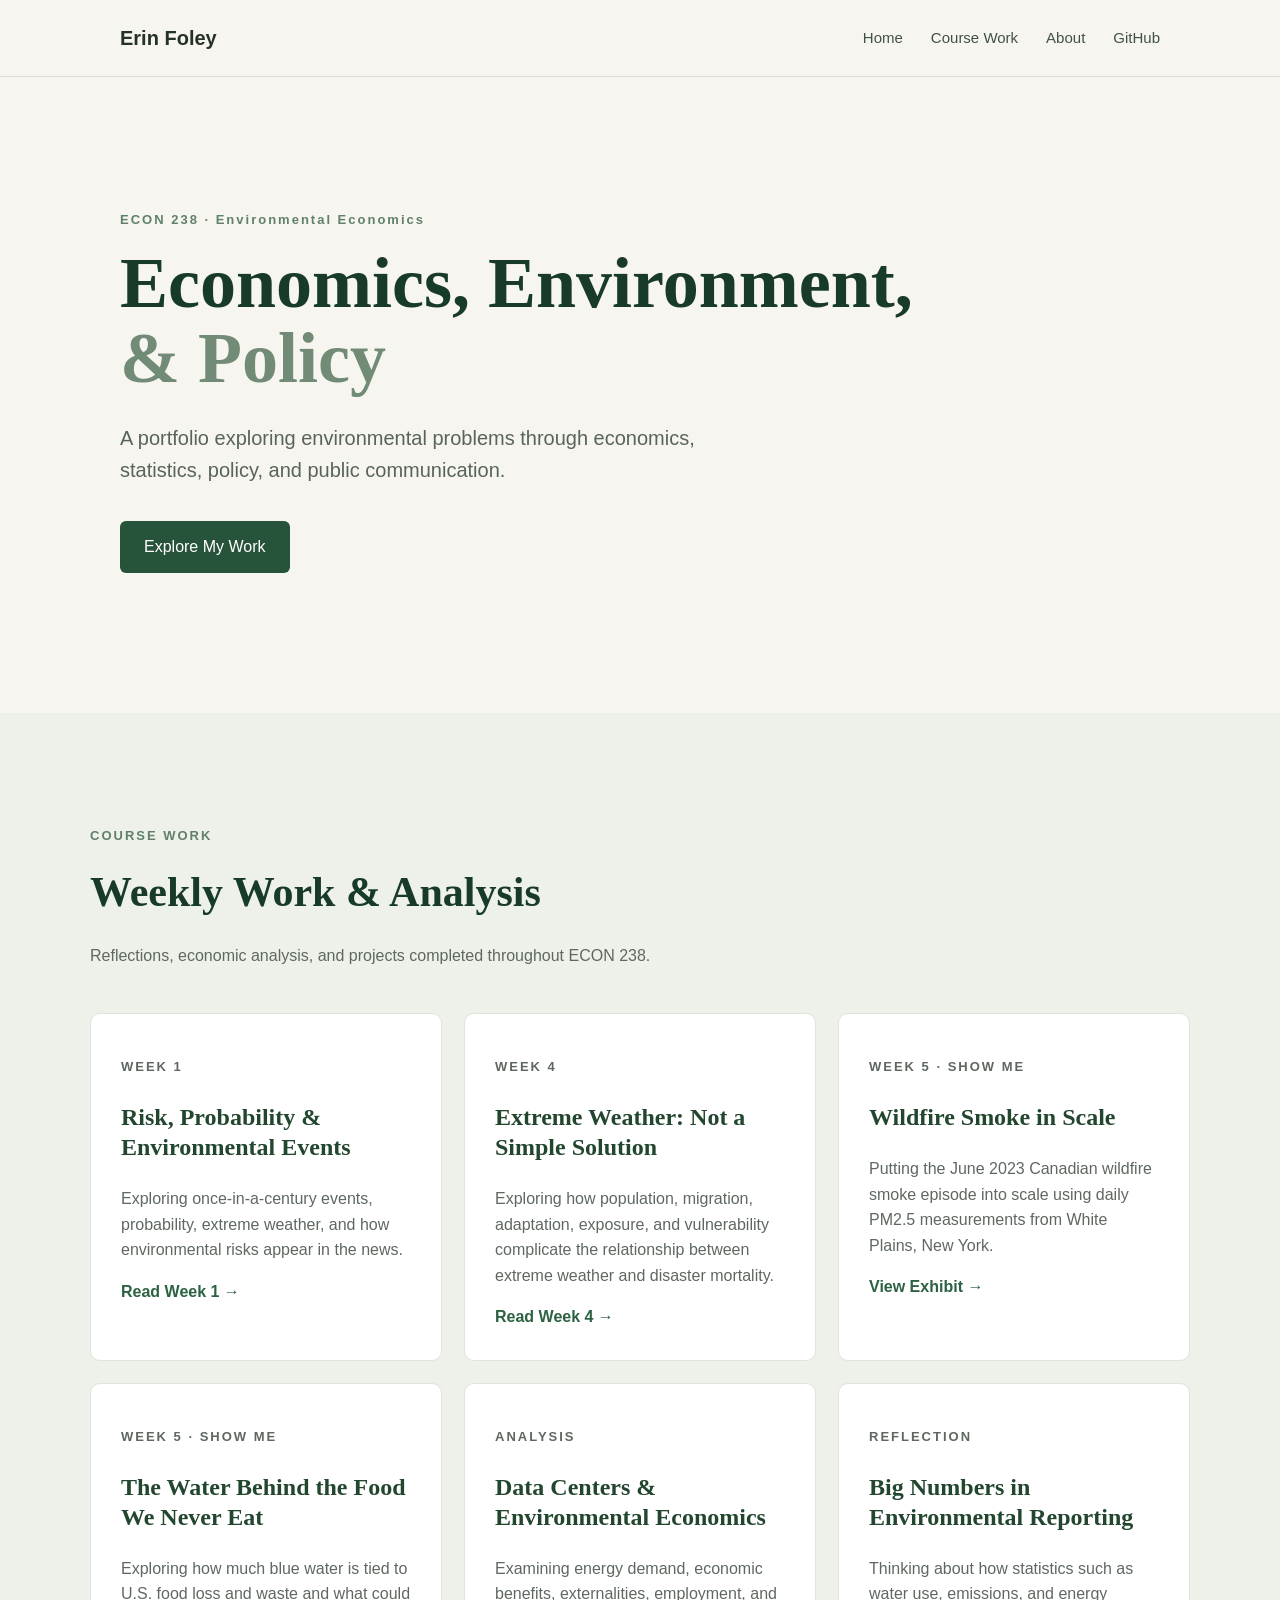
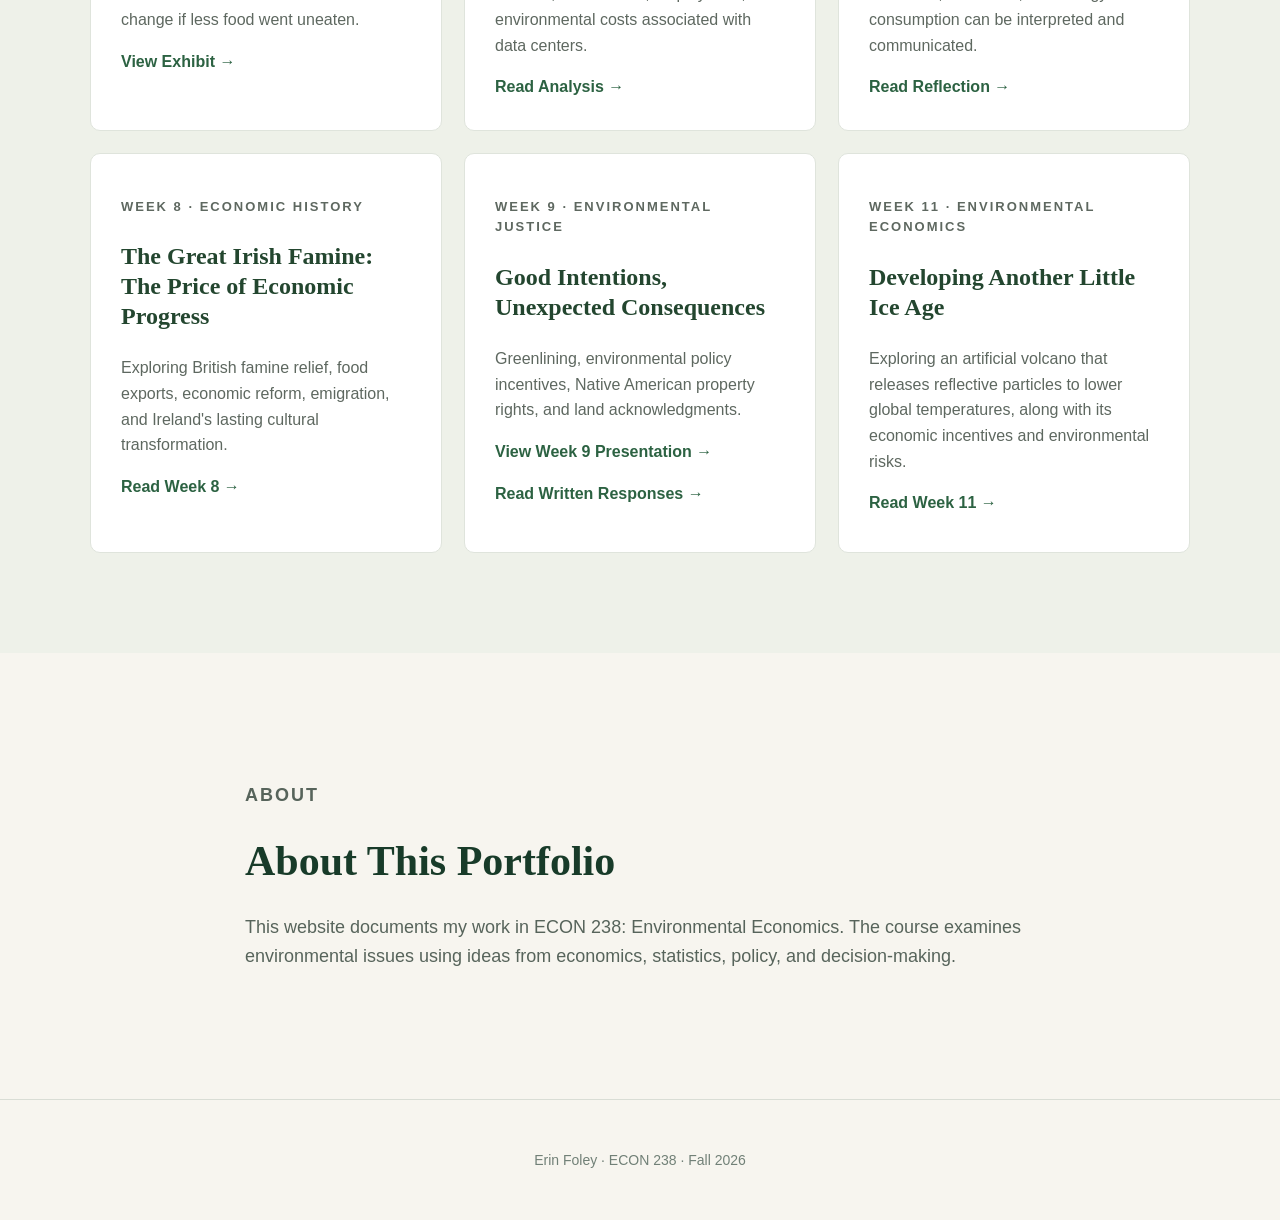
<file: index.html>
<!DOCTYPE html>
<html lang="en">

<head>
    <meta charset="UTF-8">
    <meta name="viewport" content="width=device-width, initial-scale=1.0">

    <title>Erin Foley | ECON 238 Portfolio</title>

    <link rel="stylesheet" href="style.css">
</head>

<body>

    <header>
        <nav class="navbar">

            <div class="logo">
                Erin Foley
            </div>

            <div class="nav-links">
                <a href="#home">Home</a>
                <a href="#work">Course Work</a>
                <a href="#about">About</a>
                <a href="https://github.com/efoley13/econ238-portfolio">
                    GitHub
                </a>
            </div>

        </nav>
    </header>


    <main>

        <!-- HERO SECTION -->

        <section class="hero" id="home">

            <p class="course-label">
                ECON 238 · Environmental Economics
            </p>

            <h1>
                Economics, Environment,
                <span>& Policy</span>
            </h1>

            <p class="hero-description">
                A portfolio exploring environmental problems through
                economics, statistics, policy, and public communication.
            </p>

            <a href="#work" class="button">
                Explore My Work
            </a>

        </section>


        <!-- COURSE WORK -->

        <section class="work-section" id="work">

            <p class="section-label">
                COURSE WORK
            </p>

            <h2>
                Weekly Work & Analysis
            </h2>

            <p class="section-description">
                Reflections, economic analysis, and projects completed
                throughout ECON 238.
            </p>


            <div class="card-grid">


                <!-- WEEK 1 -->

                <article class="card">

                    <p class="card-label">
                        WEEK 1
                    </p>

                    <h3>
                        Risk, Probability & Environmental Events
                    </h3>

                    <p>
                        Exploring once-in-a-century events, probability,
                        extreme weather, and how environmental risks
                        appear in the news.
                    </p>

                    <a href="week1.html">
                        Read Week 1 →
                    </a>

                </article>


                <!-- WEEK 4 -->

                <article class="card">

                    <p class="card-label">
                        WEEK 4
                    </p>

                    <h3>
                        Extreme Weather: Not a Simple Solution
                    </h3>

                    <p>
                        Exploring how population, migration, adaptation,
                        exposure, and vulnerability complicate the
                        relationship between extreme weather and
                        disaster mortality.
                    </p>

                    <a href="week4.html">
                        Read Week 4 →
                    </a>

                </article>


                <!-- WEEK 5 - WILDFIRE -->

                <article class="card">

                    <p class="card-label">
                        WEEK 5 · SHOW ME
                    </p>

                    <h3>
                        Wildfire Smoke in Scale
                    </h3>

                    <p>
                        Putting the June 2023 Canadian wildfire smoke
                        episode into scale using daily PM2.5 measurements
                        from White Plains, New York.
                    </p>

                    <a href="week5-wildfire.html">
                        View Exhibit →
                    </a>

                </article>


                <!-- WEEK 5 - FOOD WASTE -->

                <article class="card">

                    <p class="card-label">
                        WEEK 5 · SHOW ME
                    </p>

                    <h3>
                        The Water Behind the Food We Never Eat
                    </h3>

                    <p>
                        Exploring how much blue water is tied to U.S.
                        food loss and waste and what could change if
                        less food went uneaten.
                    </p>

                    <a href="week5-food-waste.html">
                        View Exhibit →
                    </a>

                </article>


                <!-- ANALYSIS -->

                <article class="card">

                    <p class="card-label">
                        ANALYSIS
                    </p>

                    <h3>
                        Data Centers & Environmental Economics
                    </h3>

                    <p>
                        Examining energy demand, economic benefits,
                        externalities, employment, and environmental
                        costs associated with data centers.
                    </p>

                    <a href="week1.html#data-centers">
                        Read Analysis →
                    </a>

                </article>


                <!-- REFLECTION -->

                <article class="card">

                    <p class="card-label">
                        REFLECTION
                    </p>

                    <h3>
                        Big Numbers in Environmental Reporting
                    </h3>

                    <p>
                        Thinking about how statistics such as water use,
                        emissions, and energy consumption can be
                        interpreted and communicated.
                    </p>

                    <a href="week1.html#big-numbers">
                        Read Reflection →
                    </a>

                </article>


                <!-- WEEK 8 - IRISH POTATO FAMINE -->

                <article class="card">

                    <p class="card-label">
                        WEEK 8 · ECONOMIC HISTORY
                    </p>

                    <h3>
                        The Great Irish Famine: The Price of Economic Progress
                    </h3>

                    <p>
                        Exploring British famine relief, food exports,
                        economic reform, emigration, and Ireland's
                        lasting cultural transformation.
                    </p>

                    <a href="week8.html">
                        Read Week 8 →
                    </a>

                </article>


                <!-- WEEK 9 - GREENLINING -->

                <article class="card">
                    <p class="card-label">WEEK 9 · ENVIRONMENTAL JUSTICE</p>
                    <h3>Good Intentions, Unexpected Consequences</h3>
                    <p>Greenlining, environmental policy incentives, Native American property rights, and land acknowledgments.</p>
                    <a href="week9-presentation.html">View Week 9 Presentation →</a>
                    <p><a href="week9.html">Read Written Responses →</a></p>
                </article>

                <!-- WEEK 11 - ARTIFICIAL VOLCANO -->

                <article class="card">
                    <p class="card-label">WEEK 11 · ENVIRONMENTAL ECONOMICS</p>
                    <h3>Developing Another Little Ice Age</h3>
                    <p>Exploring an artificial volcano that releases reflective particles to lower global temperatures, along with its economic incentives and environmental risks.</p>
                    <a href="week11.html">Read Week 11 →</a>
                </article>

            </div>

        </section>


        <!-- ABOUT -->

        <section class="about-section" id="about">

            <p class="section-label">
                ABOUT
            </p>

            <h2>
                About This Portfolio
            </h2>

            <p>
                This website documents my work in ECON 238:
                Environmental Economics. The course examines
                environmental issues using ideas from economics,
                statistics, policy, and decision-making.
            </p>

        </section>

    </main>


    <footer>

        <p>
            Erin Foley · ECON 238 · Fall 2026
        </p>

    </footer>


</body>

</html>
</file>
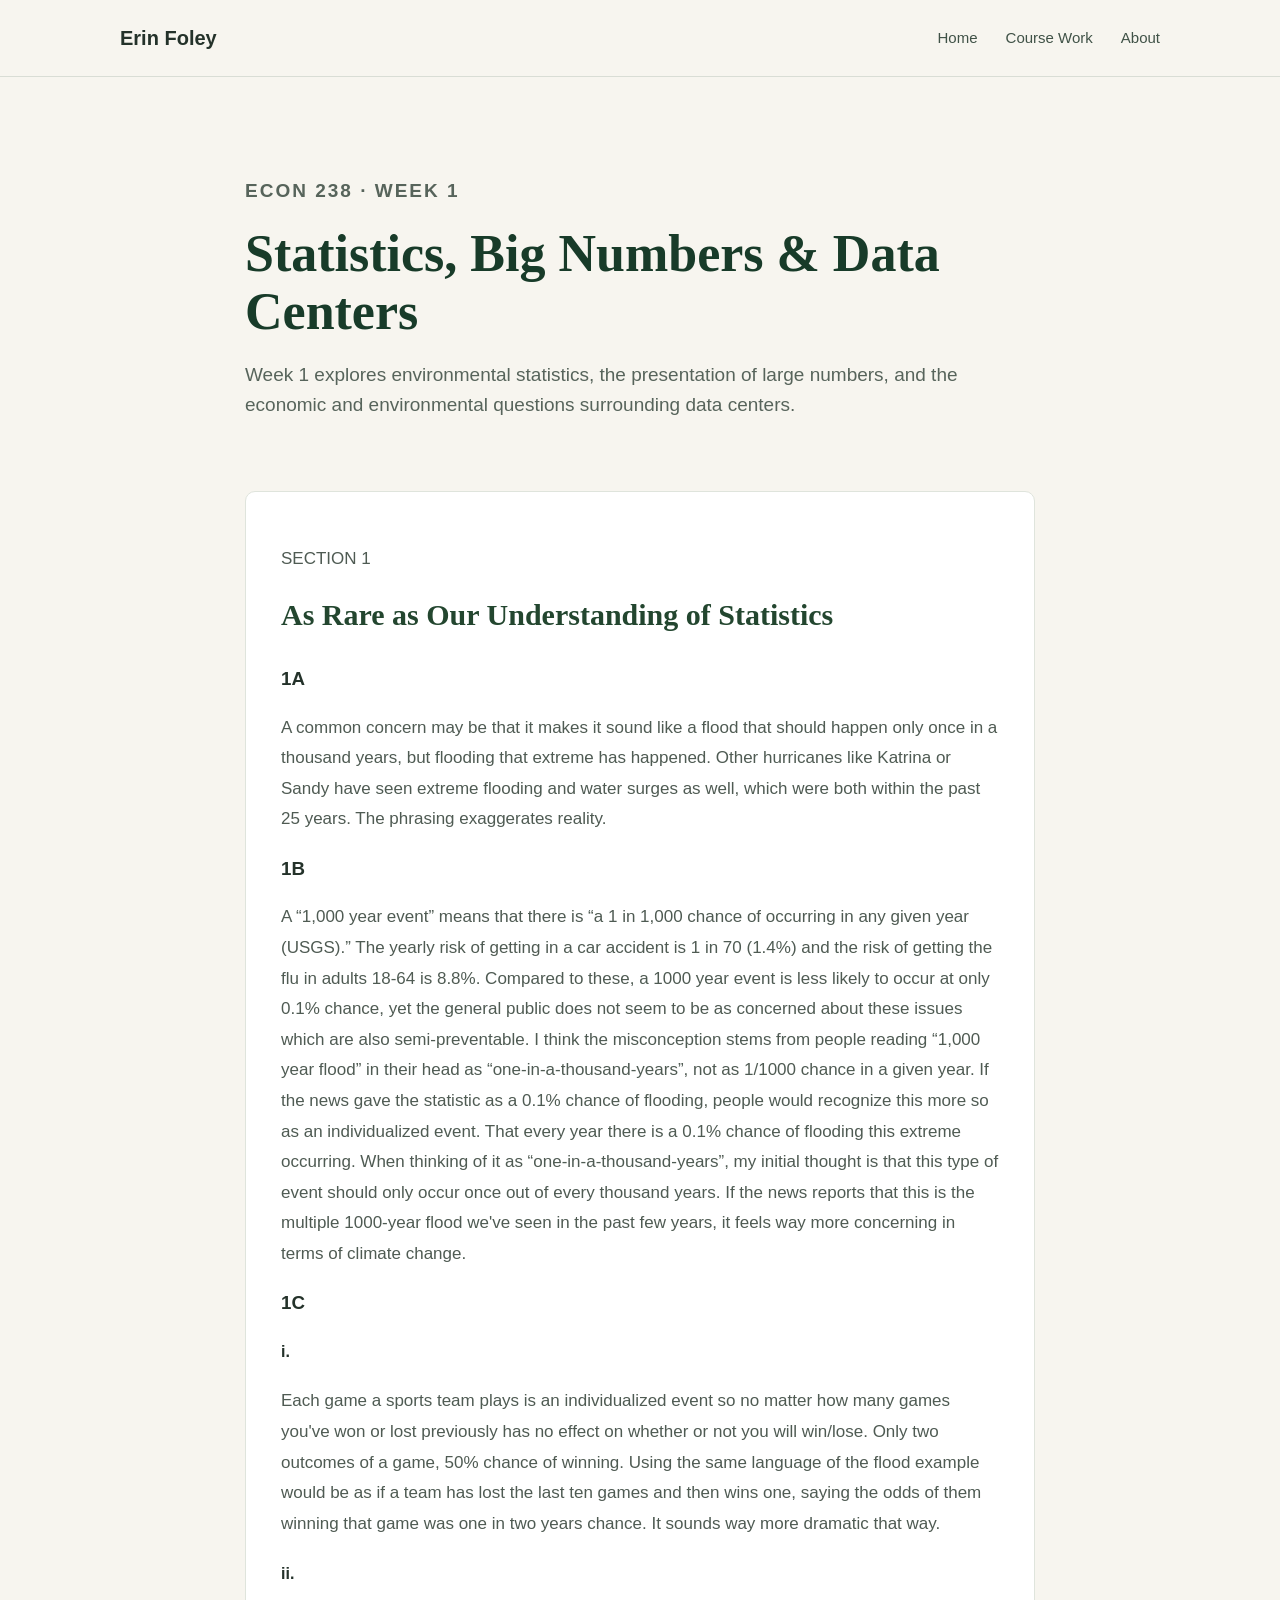
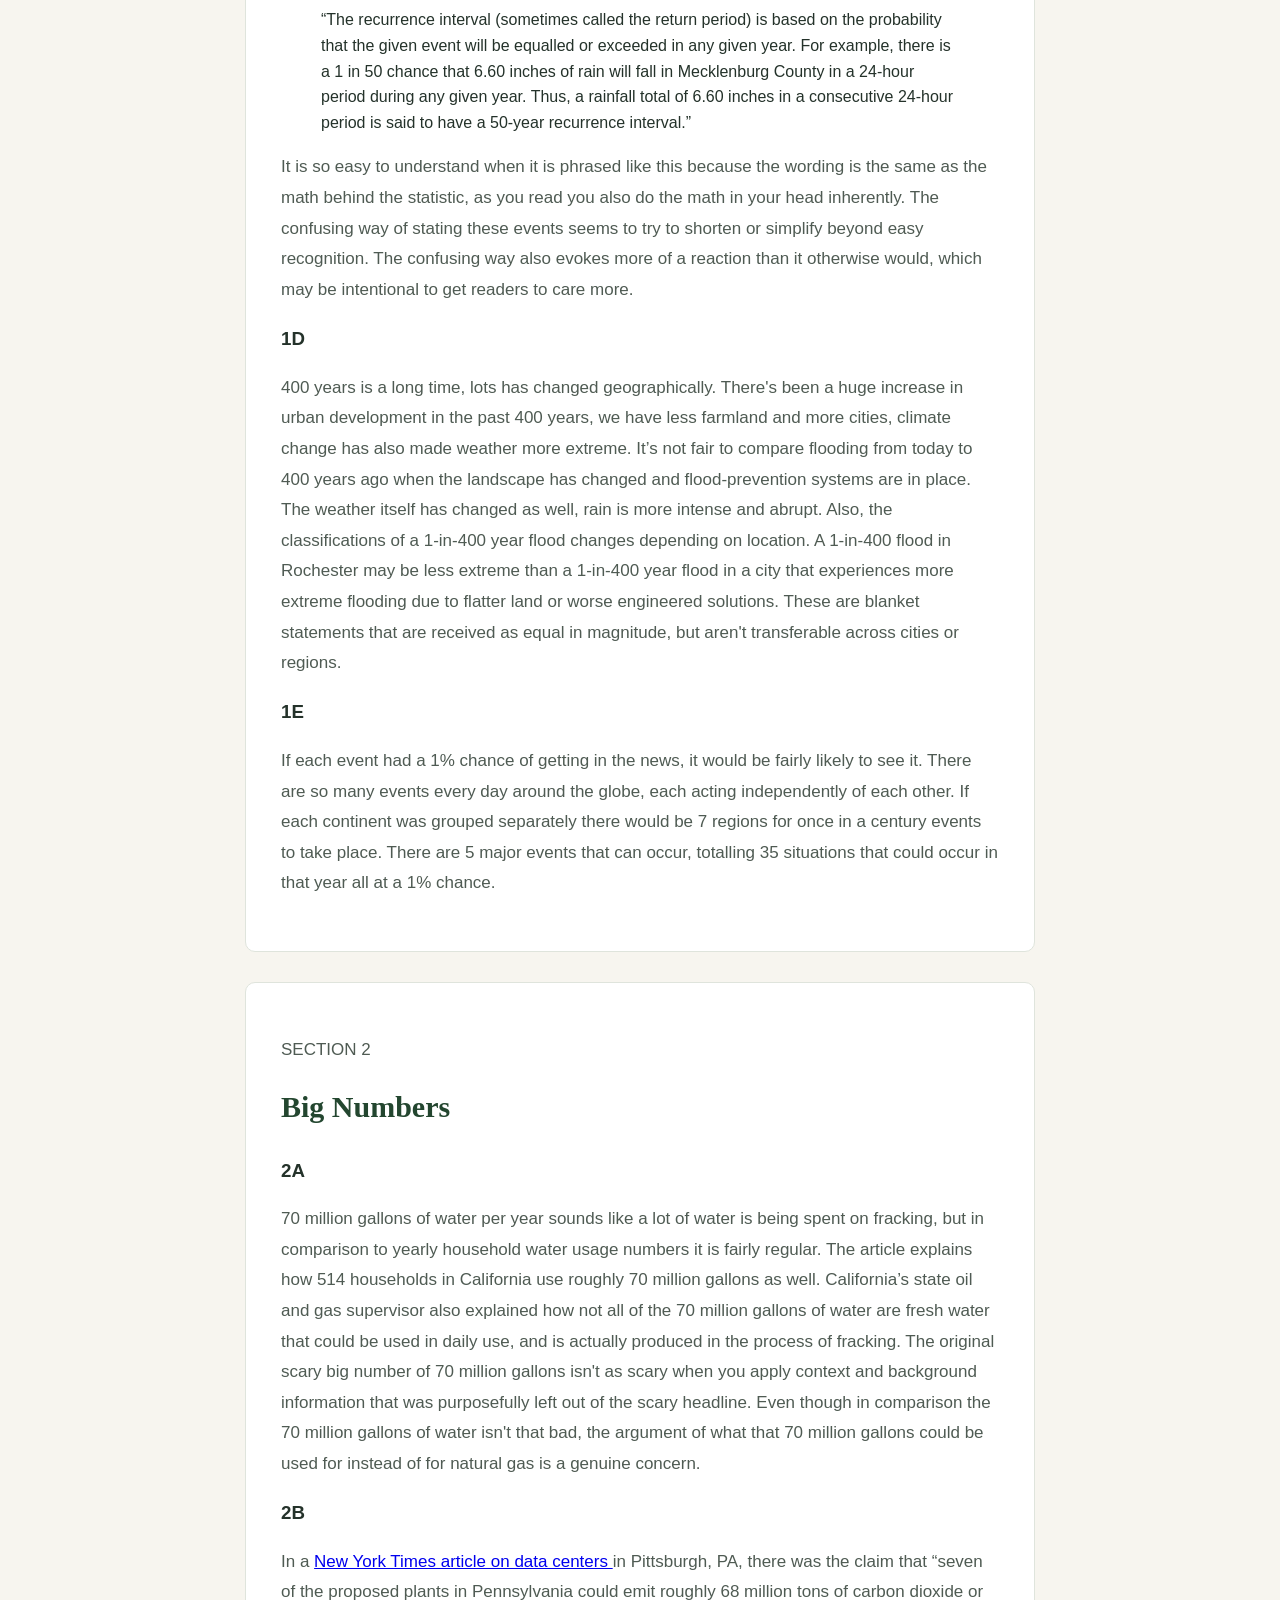
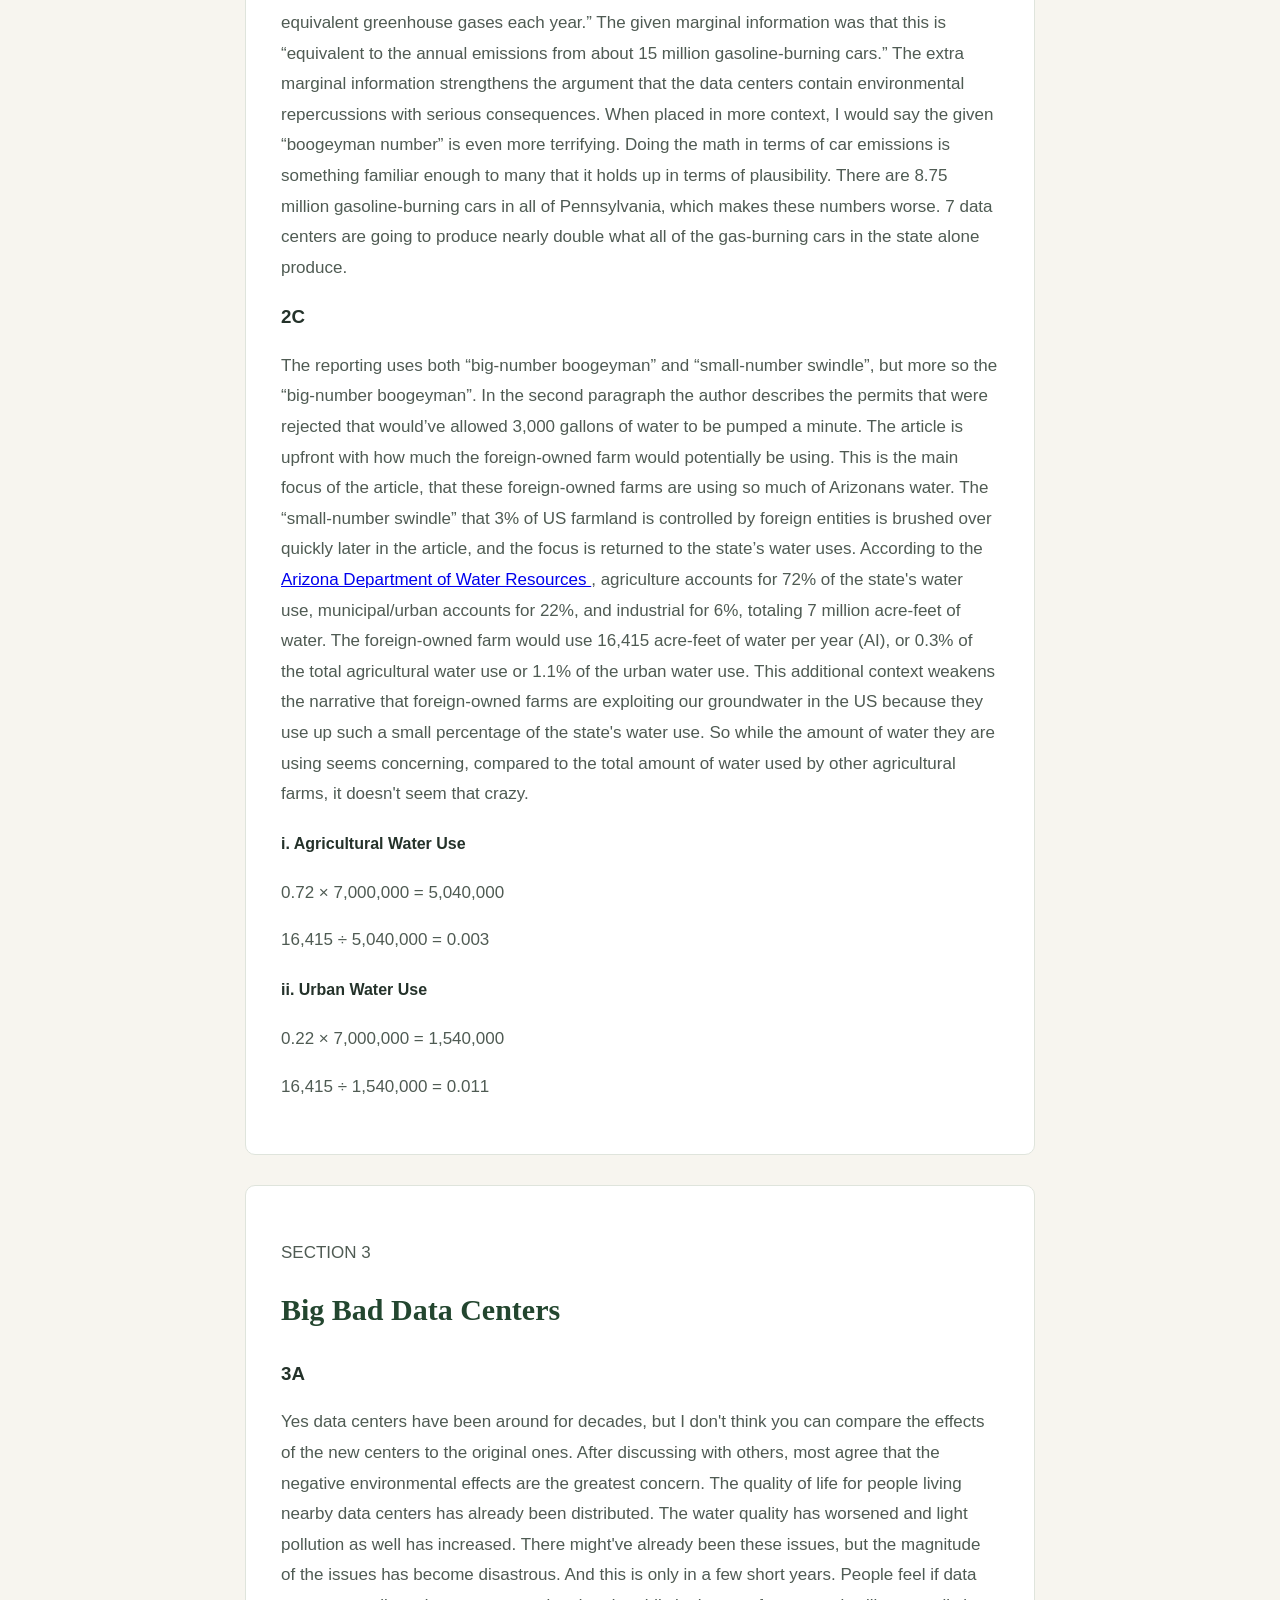
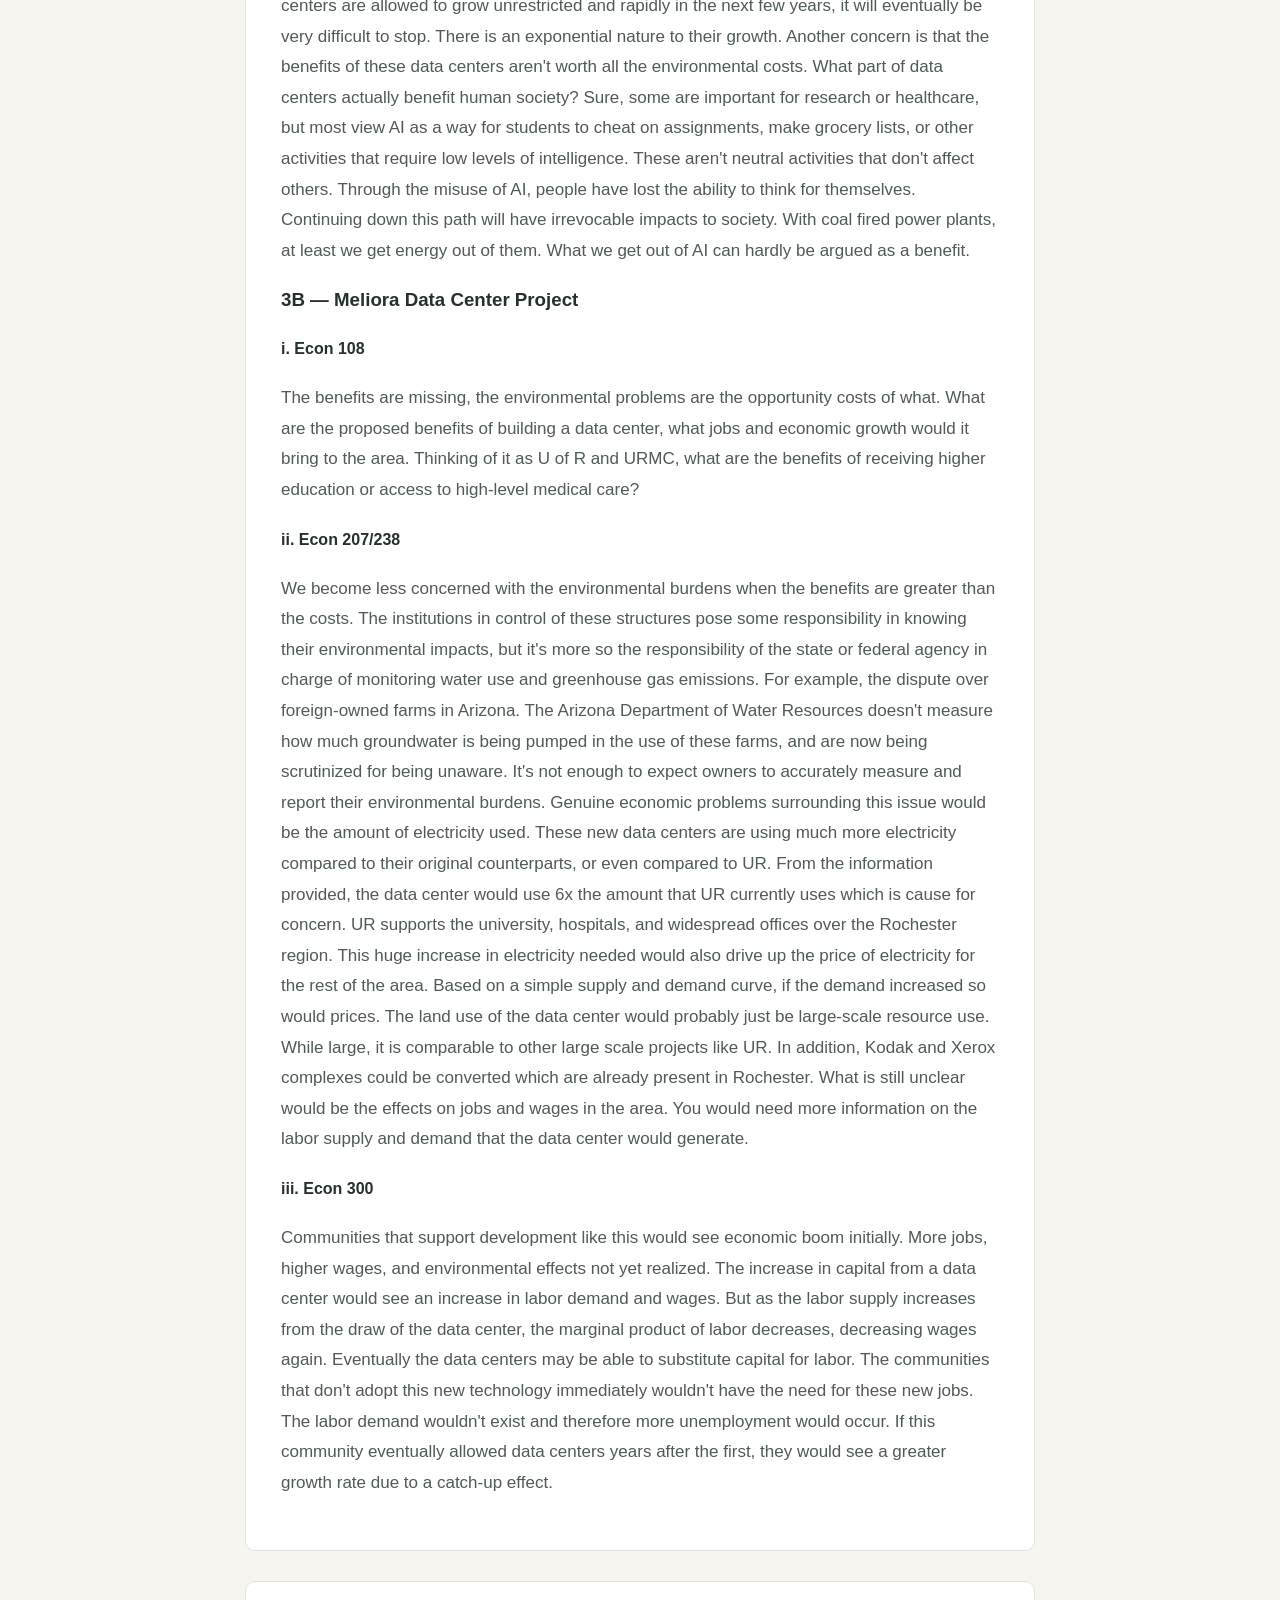
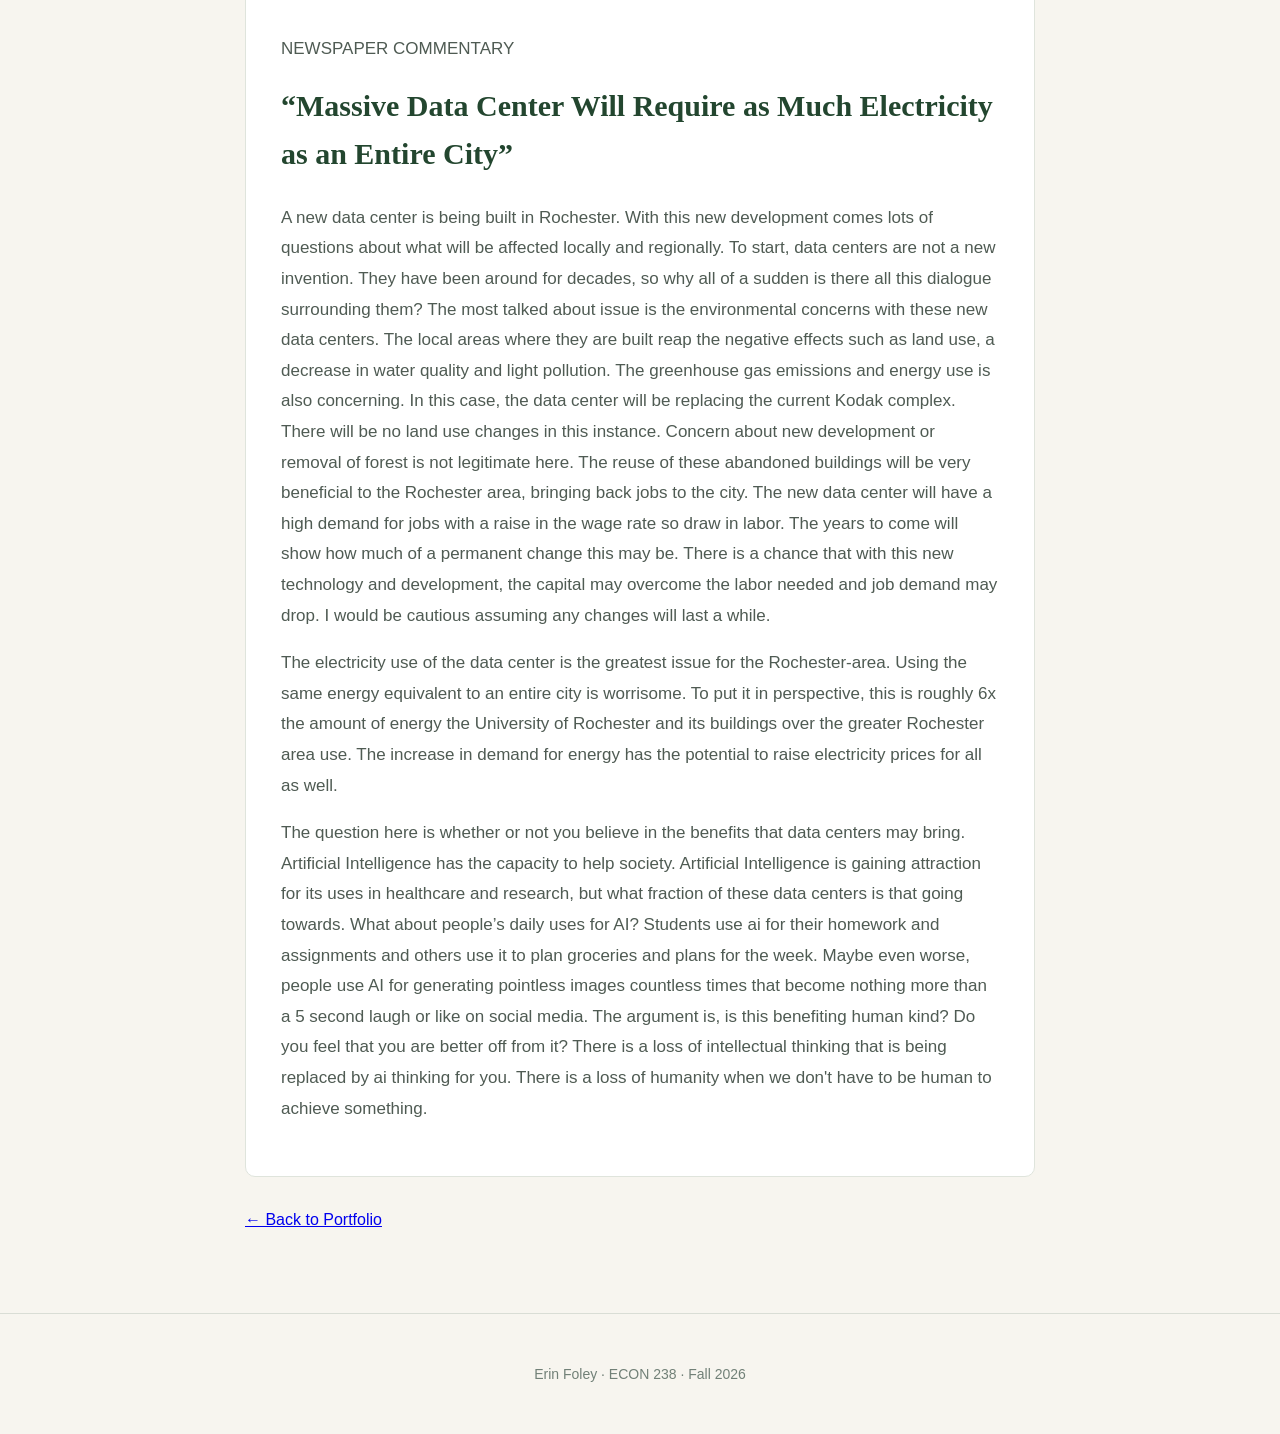
<file: week1.html>
<!DOCTYPE html>
<html lang="en">

<head>
    <meta charset="UTF-8">
    <meta name="viewport" content="width=device-width, initial-scale=1.0">

    <title>Week 1 | ECON 238 Portfolio</title>

    <link rel="stylesheet" href="style.css">
</head>

<body>

<header>
    <nav class="navbar">

        <div class="logo">
            Erin Foley
        </div>

        <div class="nav-links">
            <a href="index.html">Home</a>
            <a href="index.html#work">Course Work</a>
            <a href="index.html#about">About</a>
        </div>

    </nav>
</header>


<main class="week-page">

    <!-- WEEK HEADER -->

    <section class="week-header">

        <p class="course-label">
            ECON 238 · WEEK 1
        </p>

        <h1>
            Statistics, Big Numbers & Data Centers
        </h1>

        <p>
            Week 1 explores environmental statistics, the presentation of
            large numbers, and the economic and environmental questions
            surrounding data centers.
        </p>

    </section>



    <!-- SECTION 1 -->

    <section class="assignment-section" id="section-1">

        <p class="assignment-label">SECTION 1</p>

        <h2>
            As Rare as Our Understanding of Statistics
        </h2>


        <h3>1A</h3>

        <p>
            A common concern may be that it makes it sound like a flood that
            should happen only once in a thousand years, but flooding that
            extreme has happened. Other hurricanes like Katrina or Sandy have
            seen extreme flooding and water surges as well, which were both
            within the past 25 years. The phrasing exaggerates reality.
        </p>


        <h3>1B</h3>

        <p>
            A “1,000 year event” means that there is “a 1 in 1,000 chance of
            occurring in any given year (USGS).” The yearly risk of getting in
            a car accident is 1 in 70 (1.4%) and the risk of getting the flu in
            adults 18-64 is 8.8%. Compared to these, a 1000 year event is less
            likely to occur at only 0.1% chance, yet the general public does not
            seem to be as concerned about these issues which are also
            semi-preventable. I think the misconception stems from people
            reading “1,000 year flood” in their head as
            “one-in-a-thousand-years”, not as 1/1000 chance in a given year.
            If the news gave the statistic as a 0.1% chance of flooding,
            people would recognize this more so as an individualized event.
            That every year there is a 0.1% chance of flooding this extreme
            occurring. When thinking of it as “one-in-a-thousand-years”, my
            initial thought is that this type of event should only occur once
            out of every thousand years. If the news reports that this is the
            multiple 1000-year flood we've seen in the past few years, it
            feels way more concerning in terms of climate change.
        </p>


        <h3>1C</h3>

        <h4>i.</h4>

        <p>
            Each game a sports team plays is an individualized event so no
            matter how many games you've won or lost previously has no effect
            on whether or not you will win/lose. Only two outcomes of a game,
            50% chance of winning. Using the same language of the flood example
            would be as if a team has lost the last ten games and then wins
            one, saying the odds of them winning that game was one in two years
            chance. It sounds way more dramatic that way.
        </p>


        <h4>ii.</h4>

        <blockquote>
            “The recurrence interval (sometimes called the return period) is
            based on the probability that the given event will be equalled or
            exceeded in any given year. For example, there is a 1 in 50 chance
            that 6.60 inches of rain will fall in Mecklenburg County in a
            24-hour period during any given year. Thus, a rainfall total of
            6.60 inches in a consecutive 24-hour period is said to have a
            50-year recurrence interval.”
        </blockquote>

        <p>
            It is so easy to understand when it is phrased like this because
            the wording is the same as the math behind the statistic, as you
            read you also do the math in your head inherently. The confusing
            way of stating these events seems to try to shorten or simplify
            beyond easy recognition. The confusing way also evokes more of a
            reaction than it otherwise would, which may be intentional to get
            readers to care more.
        </p>


        <h3>1D</h3>

        <p>
            400 years is a long time, lots has changed geographically.
            There's been a huge increase in urban development in the past
            400 years, we have less farmland and more cities, climate change
            has also made weather more extreme. It’s not fair to compare
            flooding from today to 400 years ago when the landscape has changed
            and flood-prevention systems are in place. The weather itself has
            changed as well, rain is more intense and abrupt. Also, the
            classifications of a 1-in-400 year flood changes depending on
            location. A 1-in-400 flood in Rochester may be less extreme than
            a 1-in-400 year flood in a city that experiences more extreme
            flooding due to flatter land or worse engineered solutions. These
            are blanket statements that are received as equal in magnitude,
            but aren't transferable across cities or regions.
        </p>


        <h3>1E</h3>

        <p>
            If each event had a 1% chance of getting in the news, it would be
            fairly likely to see it. There are so many events every day around
            the globe, each acting independently of each other. If each
            continent was grouped separately there would be 7 regions for once
            in a century events to take place. There are 5 major events that
            can occur, totalling 35 situations that could occur in that year
            all at a 1% chance.
        </p>

    </section>



    <!-- SECTION 2 -->

    <section class="assignment-section" id="big-numbers">

        <p class="assignment-label">SECTION 2</p>

        <h2>
            Big Numbers
        </h2>


        <h3>2A</h3>

        <p>
            70 million gallons of water per year sounds like a lot of water
            is being spent on fracking, but in comparison to yearly household
            water usage numbers it is fairly regular. The article explains how
            514 households in California use roughly 70 million gallons as
            well. California’s state oil and gas supervisor also explained how
            not all of the 70 million gallons of water are fresh water that
            could be used in daily use, and is actually produced in the process
            of fracking. The original scary big number of 70 million gallons
            isn't as scary when you apply context and background information
            that was purposefully left out of the scary headline. Even though
            in comparison the 70 million gallons of water isn't that bad, the
            argument of what that 70 million gallons could be used for instead
            of for natural gas is a genuine concern.
        </p>


        <h3>2B</h3>

        <p>
            In a
            <a href="https://www.nytimes.com/2026/08/31/climate/pennsylvanias-ai-gold-rush-meets-second-thoughts.html?searchResultPosition=3"
               target="_blank"
               rel="noopener noreferrer">
                New York Times article on data centers
            </a>
            in Pittsburgh, PA, there was the claim that “seven of the proposed
            plants in Pennsylvania could emit roughly 68 million tons of carbon
            dioxide or equivalent greenhouse gases each year.” The given
            marginal information was that this is “equivalent to the annual
            emissions from about 15 million gasoline-burning cars.” The extra
            marginal information strengthens the argument that the data centers
            contain environmental repercussions with serious consequences.
            When placed in more context, I would say the given “boogeyman
            number” is even more terrifying. Doing the math in terms of car
            emissions is something familiar enough to many that it holds up in
            terms of plausibility. There are 8.75 million gasoline-burning cars
            in all of Pennsylvania, which makes these numbers worse. 7 data
            centers are going to produce nearly double what all of the
            gas-burning cars in the state alone produce.
        </p>


        <h3>2C</h3>

        <p>
            The reporting uses both “big-number boogeyman” and “small-number
            swindle”, but more so the “big-number boogeyman”. In the second
            paragraph the author describes the permits that were rejected that
            would’ve allowed 3,000 gallons of water to be pumped a minute. The
            article is upfront with how much the foreign-owned farm would
            potentially be using. This is the main focus of the article, that
            these foreign-owned farms are using so much of Arizonans water.
            The “small-number swindle” that 3% of US farmland is controlled by
            foreign entities is brushed over quickly later in the article, and
            the focus is returned to the state’s water uses. According to the
            <a href="https://www.arizonawaterfacts.com/water-your-facts"
               target="_blank"
               rel="noopener noreferrer">
                Arizona Department of Water Resources
            </a>,
            agriculture accounts for 72% of the state's water use,
            municipal/urban accounts for 22%, and industrial for 6%, totaling
            7 million acre-feet of water. The foreign-owned farm would use
            16,415 acre-feet of water per year (AI), or 0.3% of the total
            agricultural water use or 1.1% of the urban water use. This
            additional context weakens the narrative that foreign-owned farms
            are exploiting our groundwater in the US because they use up such
            a small percentage of the state's water use. So while the amount
            of water they are using seems concerning, compared to the total
            amount of water used by other agricultural farms, it doesn't seem
            that crazy.
        </p>


        <h4>i. Agricultural Water Use</h4>

        <div class="calculation-box">

            <p>
                0.72 × 7,000,000 = 5,040,000
            </p>

            <p>
                16,415 ÷ 5,040,000 = 0.003
            </p>

        </div>


        <h4>ii. Urban Water Use</h4>

        <div class="calculation-box">

            <p>
                0.22 × 7,000,000 = 1,540,000
            </p>

            <p>
                16,415 ÷ 1,540,000 = 0.011
            </p>

        </div>

    </section>



    <!-- SECTION 3 -->

    <section class="assignment-section" id="data-centers">

        <p class="assignment-label">SECTION 3</p>

        <h2>
            Big Bad Data Centers
        </h2>


        <h3>3A</h3>

        <p>
            Yes data centers have been around for decades, but I don't think
            you can compare the effects of the new centers to the original
            ones. After discussing with others, most agree that the negative
            environmental effects are the greatest concern. The quality of life
            for people living nearby data centers has already been distributed.
            The water quality has worsened and light pollution as well has
            increased. There might've already been these issues, but the
            magnitude of the issues has become disastrous. And this is only in
            a few short years. People feel if data centers are allowed to grow
            unrestricted and rapidly in the next few years, it will eventually
            be very difficult to stop. There is an exponential nature to their
            growth. Another concern is that the benefits of these data centers
            aren't worth all the environmental costs. What part of data centers
            actually benefit human society? Sure, some are important for
            research or healthcare, but most view AI as a way for students to
            cheat on assignments, make grocery lists, or other activities that
            require low levels of intelligence. These aren't neutral activities
            that don't affect others. Through the misuse of AI, people have
            lost the ability to think for themselves. Continuing down this path
            will have irrevocable impacts to society. With coal fired power
            plants, at least we get energy out of them. What we get out of AI
            can hardly be argued as a benefit.
        </p>


        <h3>3B — Meliora Data Center Project</h3>


        <h4>i. Econ 108</h4>

        <p>
            The benefits are missing, the environmental problems are the
            opportunity costs of what. What are the proposed benefits of
            building a data center, what jobs and economic growth would it
            bring to the area. Thinking of it as U of R and URMC, what are
            the benefits of receiving higher education or access to high-level
            medical care?
        </p>


        <h4>ii. Econ 207/238</h4>

        <p>
            We become less concerned with the environmental burdens when the
            benefits are greater than the costs. The institutions in control of
            these structures pose some responsibility in knowing their
            environmental impacts, but it's more so the responsibility of the
            state or federal agency in charge of monitoring water use and
            greenhouse gas emissions. For example, the dispute over
            foreign-owned farms in Arizona. The Arizona Department of Water
            Resources doesn't measure how much groundwater is being pumped in
            the use of these farms, and are now being scrutinized for being
            unaware. It's not enough to expect owners to accurately measure and
            report their environmental burdens. Genuine economic problems
            surrounding this issue would be the amount of electricity used.
            These new data centers are using much more electricity compared to
            their original counterparts, or even compared to UR. From the
            information provided, the data center would use 6x the amount that
            UR currently uses which is cause for concern. UR supports the
            university, hospitals, and widespread offices over the Rochester
            region. This huge increase in electricity needed would also drive
            up the price of electricity for the rest of the area. Based on a
            simple supply and demand curve, if the demand increased so would
            prices. The land use of the data center would probably just be
            large-scale resource use. While large, it is comparable to other
            large scale projects like UR. In addition, Kodak and Xerox
            complexes could be converted which are already present in
            Rochester. What is still unclear would be the effects on jobs and
            wages in the area. You would need more information on the labor
            supply and demand that the data center would generate.
        </p>


        <h4>iii. Econ 300</h4>

        <p>
            Communities that support development like this would see economic
            boom initially. More jobs, higher wages, and environmental effects
            not yet realized. The increase in capital from a data center would
            see an increase in labor demand and wages. But as the labor supply
            increases from the draw of the data center, the marginal product of
            labor decreases, decreasing wages again. Eventually the data
            centers may be able to substitute capital for labor. The
            communities that don't adopt this new technology immediately
            wouldn't have the need for these new jobs. The labor demand
            wouldn't exist and therefore more unemployment would occur. If
            this community eventually allowed data centers years after the
            first, they would see a greater growth rate due to a catch-up
            effect.
        </p>

    </section>



    <!-- NEWSPAPER COMMENTARY -->

    <section class="assignment-section" id="newspaper-commentary">

        <p class="assignment-label">
            NEWSPAPER COMMENTARY
        </p>

        <h2>
            “Massive Data Center Will Require as Much Electricity as an Entire City”
        </h2>

        <p>
            A new data center is being built in Rochester. With this new
            development comes lots of questions about what will be affected
            locally and regionally. To start, data centers are not a new
            invention. They have been around for decades, so why all of a
            sudden is there all this dialogue surrounding them? The most talked
            about issue is the environmental concerns with these new data
            centers. The local areas where they are built reap the negative
            effects such as land use, a decrease in water quality and light
            pollution. The greenhouse gas emissions and energy use is also
            concerning. In this case, the data center will be replacing the
            current Kodak complex. There will be no land use changes in this
            instance. Concern about new development or removal of forest is not
            legitimate here. The reuse of these abandoned buildings will be
            very beneficial to the Rochester area, bringing back jobs to the
            city. The new data center will have a high demand for jobs with a
            raise in the wage rate so draw in labor. The years to come will
            show how much of a permanent change this may be. There is a chance
            that with this new technology and development, the capital may
            overcome the labor needed and job demand may drop. I would be
            cautious assuming any changes will last a while.
        </p>

        <p>
            The electricity use of the data center is the greatest issue for
            the Rochester-area. Using the same energy equivalent to an entire
            city is worrisome. To put it in perspective, this is roughly 6x
            the amount of energy the University of Rochester and its buildings
            over the greater Rochester area use. The increase in demand for
            energy has the potential to raise electricity prices for all as
            well.
        </p>

        <p>
            The question here is whether or not you believe in the benefits
            that data centers may bring. Artificial Intelligence has the
            capacity to help society. Artificial Intelligence is gaining
            attraction for its uses in healthcare and research, but what
            fraction of these data centers is that going towards. What about
            people’s daily uses for AI? Students use ai for their homework and
            assignments and others use it to plan groceries and plans for the
            week. Maybe even worse, people use AI for generating pointless
            images countless times that become nothing more than a 5 second
            laugh or like on social media. The argument is, is this benefiting
            human kind? Do you feel that you are better off from it? There is
            a loss of intellectual thinking that is being replaced by ai
            thinking for you. There is a loss of humanity when we don't have
            to be human to achieve something.
        </p>

    </section>



    <div class="back-home">

        <a href="index.html">
            ← Back to Portfolio
        </a>

    </div>

</main>


<footer>
    <p>
        Erin Foley · ECON 238 · Fall 2026
    </p>
</footer>


</body>
</html>
</file>
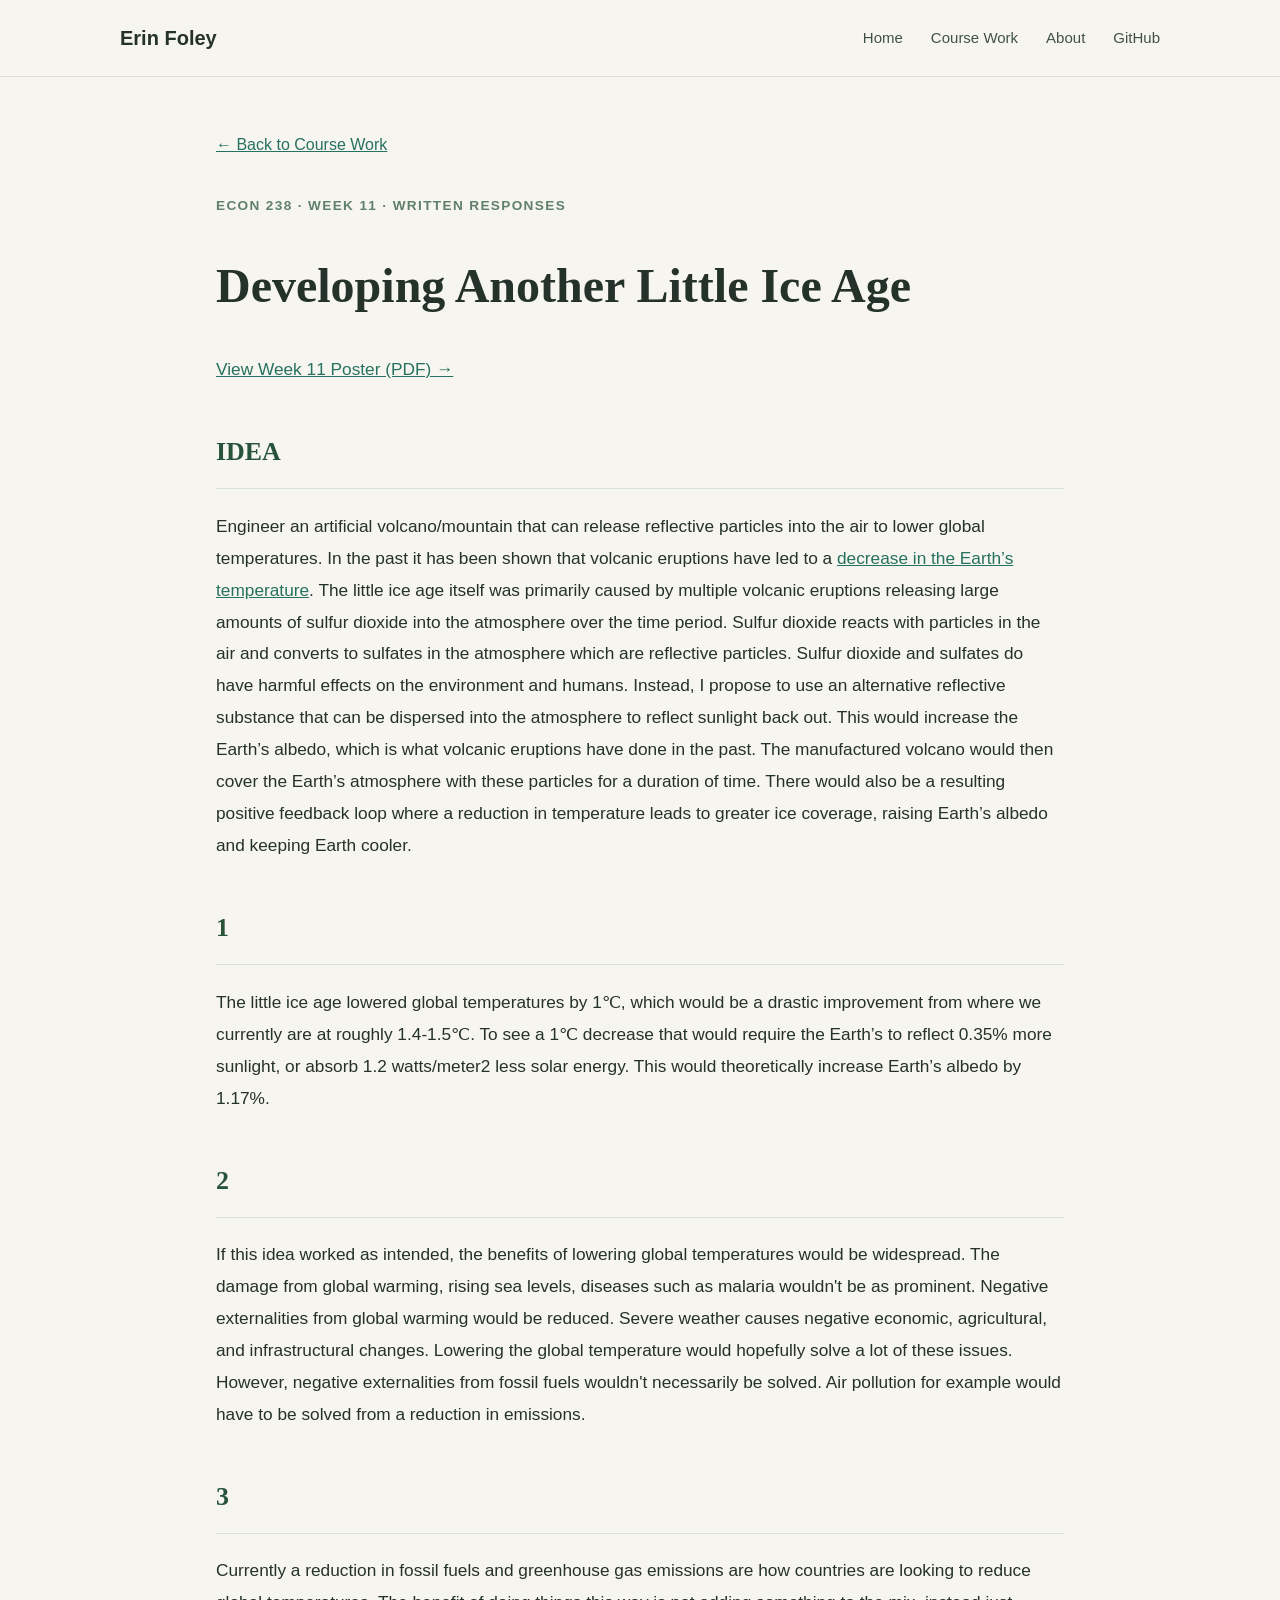
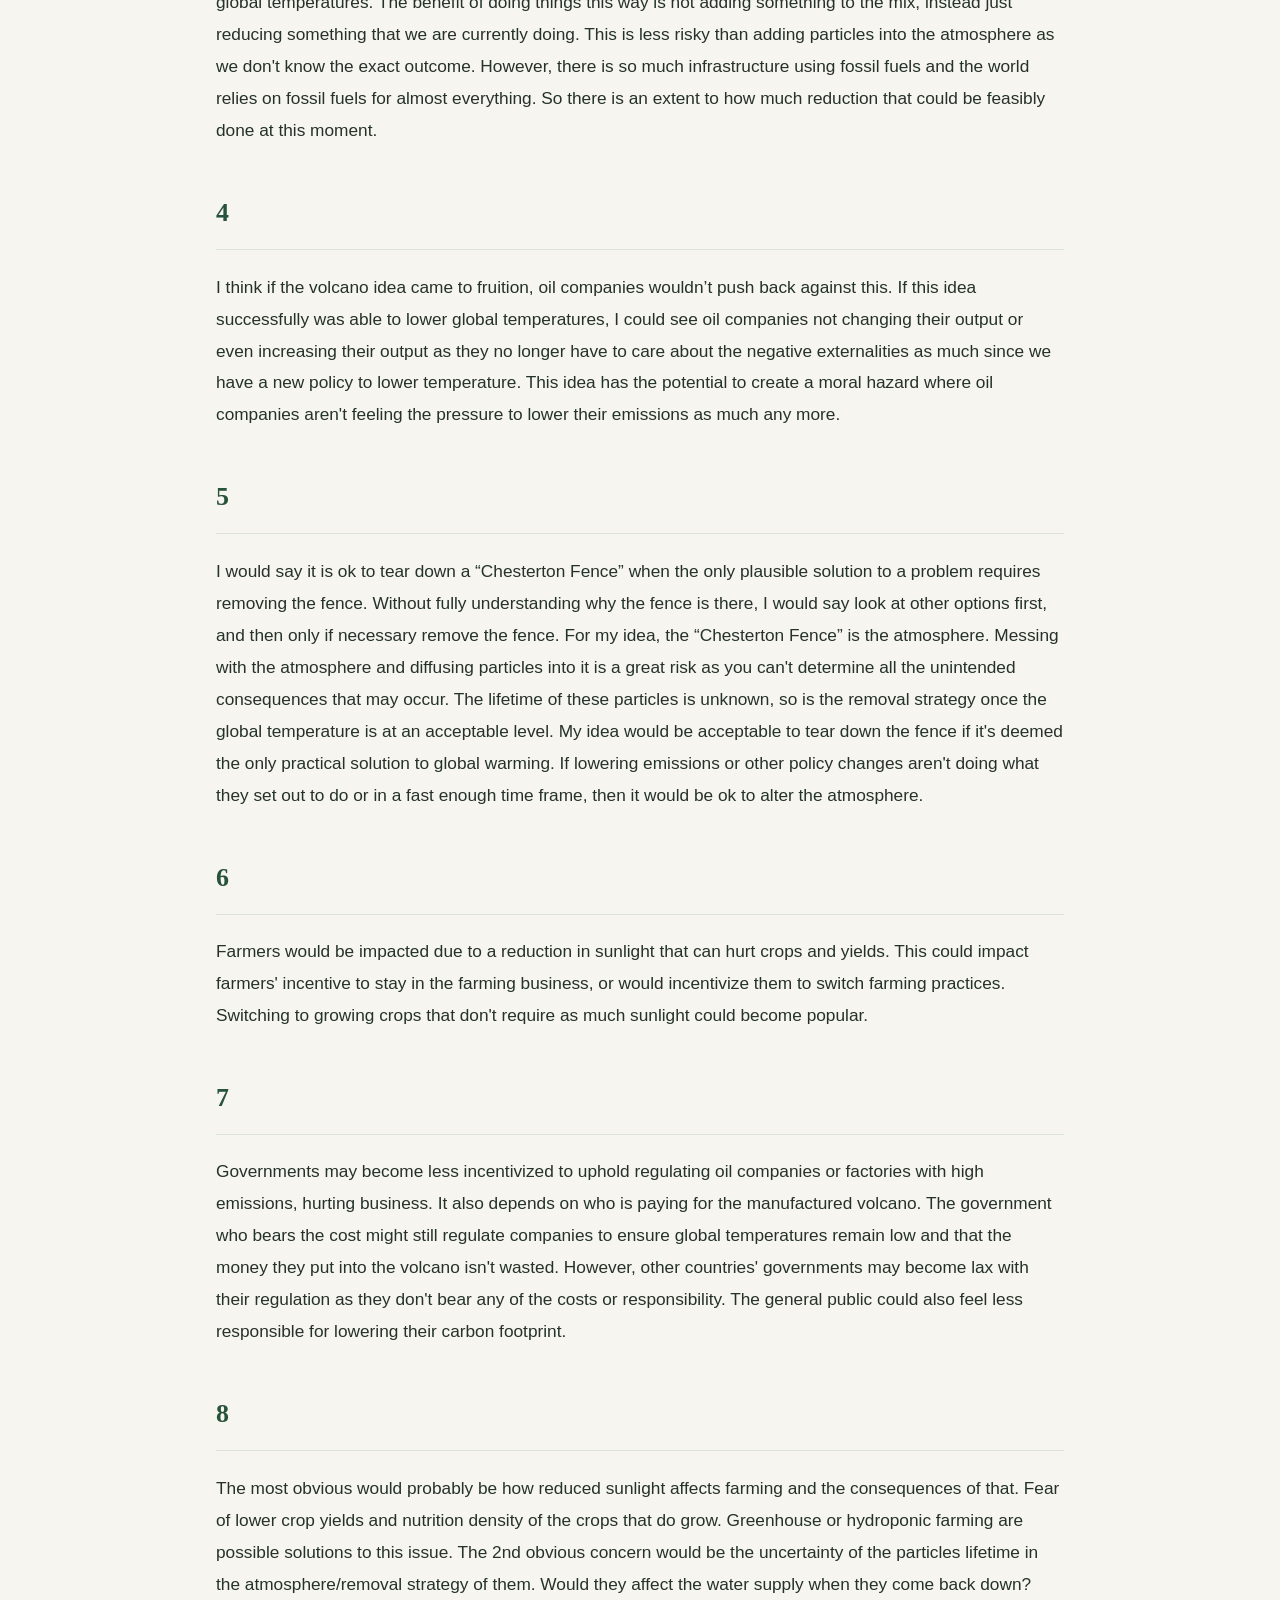
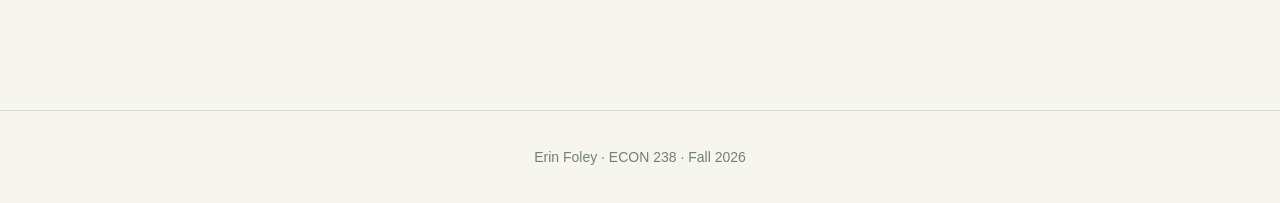
<file: week11.html>
<!DOCTYPE html>
<html lang="en"><head><meta charset="UTF-8"><meta name="viewport" content="width=device-width, initial-scale=1.0"><title>Week 11 | Developing Another Little Ice Age — ECON 238</title><link rel="stylesheet" href="style.css"><style>.week-wrap{max-width:900px;margin:auto;padding:55px 26px 90px}.week-wrap h1{font-family:Georgia,serif;font-size:clamp(2rem,4vw,3rem);line-height:1.2}.week-wrap h2{font-family:Georgia,serif;color:#28533b;margin-top:42px;border-bottom:1px solid #d9e2dc;padding-bottom:12px}.week-wrap article{font-size:1.08rem;line-height:1.85}.week-wrap p{margin-bottom:1.1em}.week-wrap a{color:#26715f}.back{display:inline-block;margin-bottom:24px}.sub{color:#60806b;letter-spacing:.1em;font-weight:bold;font-size:.85rem}</style></head>
<body><header><nav class="navbar"><div class="logo">Erin Foley</div><div class="nav-links"><a href="index.html#home">Home</a><a href="index.html#work">Course Work</a><a href="index.html#about">About</a><a href="https://github.com/efoley13/econ238-portfolio">GitHub</a></div></nav></header>
<main class="week-wrap"><a class="back" href="index.html#work">← Back to Course Work</a><p class="sub">ECON 238 · WEEK 11 · WRITTEN RESPONSES</p><article><h1>Developing Another Little Ice Age</h1><p style="margin:24px 0 36px"><a href="Week_11_Artificial_Volcano_Poster_Clickable.pdf" target="_blank" rel="noopener">View Week 11 Poster (PDF) →</a></p><h2>IDEA</h2><p>Engineer an artificial volcano/mountain that can release reflective particles into the air to lower global temperatures. In the past it has been shown that volcanic eruptions have led to a <a href="https://www.bbc.com/news/science-environment-16797075">decrease in the Earth’s temperature</a>. The little ice age itself was primarily caused by multiple volcanic eruptions releasing large amounts of sulfur dioxide into the atmosphere over the time period. Sulfur dioxide reacts with particles in the air and converts to sulfates in the atmosphere which are reflective particles. Sulfur dioxide and sulfates do have harmful effects on the environment and humans. Instead, I propose to use an alternative reflective substance that can be dispersed into the atmosphere to reflect sunlight back out. This would increase the Earth’s albedo, which is what volcanic eruptions have done in the past. The manufactured volcano would then cover the Earth’s atmosphere with these particles for a duration of time. There would also be a resulting positive feedback loop where a reduction in temperature leads to greater ice coverage, raising Earth’s albedo and keeping Earth cooler.</p><h2>1</h2><p>The little ice age lowered global temperatures by 1℃, which would be a drastic improvement from where we currently are at roughly 1.4-1.5℃. To see a 1℃ decrease that would require the Earth’s to reflect 0.35% more sunlight, or absorb 1.2 watts/meter2 less solar energy. This would theoretically increase Earth’s albedo by 1.17%.</p>
<h2>2</h2><p>If this idea worked as intended, the benefits of lowering global temperatures would be widespread. The damage from global warming, rising sea levels, diseases such as malaria wouldn't be as prominent. Negative externalities from global warming would be reduced. Severe weather causes negative economic, agricultural, and infrastructural changes. Lowering the global temperature would hopefully solve a lot of these issues. However, negative externalities from fossil fuels wouldn't necessarily be solved. Air pollution for example would have to be solved from a reduction in emissions.</p>
<h2>3</h2><p>Currently a reduction in fossil fuels and greenhouse gas emissions are how countries are looking to reduce global temperatures. The benefit of doing things this way is not adding something to the mix, instead just reducing something that we are currently doing. This is less risky than adding particles into the atmosphere as we don't know the exact outcome. However, there is so much infrastructure using fossil fuels and the world relies on fossil fuels for almost everything. So there is an extent to how much reduction that could be feasibly done at this moment.</p>
<h2>4</h2><p>I think if the volcano idea came to fruition, oil companies wouldn’t push back against this. If this idea successfully was able to lower global temperatures, I could see oil companies not changing their output or even increasing their output as they no longer have to care about the negative externalities as much since we have a new policy to lower temperature. This idea has the potential to create a moral hazard where oil companies aren't feeling the pressure to lower their emissions as much any more.</p>
<h2>5</h2><p>I would say it is ok to tear down a “Chesterton Fence” when the only plausible solution to a problem requires removing the fence. Without fully understanding why the fence is there, I would say look at other options first, and then only if necessary remove the fence. For my idea, the “Chesterton Fence” is the atmosphere. Messing with the atmosphere and diffusing particles into it is a great risk as you can't determine all the unintended consequences that may occur. The lifetime of these particles is unknown, so is the removal strategy once the global temperature is at an acceptable level. My idea would be acceptable to tear down the fence if it's deemed the only practical solution to global warming. If lowering emissions or other policy changes aren't doing what they set out to do or in a fast enough time frame, then it would be ok to alter the atmosphere.</p>
<h2>6</h2><p>Farmers would be impacted due to a reduction in sunlight that can hurt crops and yields. This could impact farmers' incentive to stay in the farming business, or would incentivize them to switch farming practices. Switching to growing crops that don't require as much sunlight could become popular.</p>
<h2>7</h2><p>Governments may become less incentivized to uphold regulating oil companies or factories with high emissions, hurting business. It also depends on who is paying for the manufactured volcano. The government who bears the cost might still regulate companies to ensure global temperatures remain low and that the money they put into the volcano isn't wasted. However, other countries' governments may become lax with their regulation as they don't bear any of the costs or responsibility. The general public could also feel less responsible for lowering their carbon footprint.</p>
<h2>8</h2><p>The most obvious would probably be how reduced sunlight affects farming and the consequences of that. Fear of lower crop yields and nutrition density of the crops that do grow. Greenhouse or hydroponic farming are possible solutions to this issue. The 2nd obvious concern would be the uncertainty of the particles lifetime in the atmosphere/removal strategy of them. Would they affect the water supply when they come back down?</p></article></main><footer>Erin Foley · ECON 238 · Fall 2026</footer></body></html>
</file>
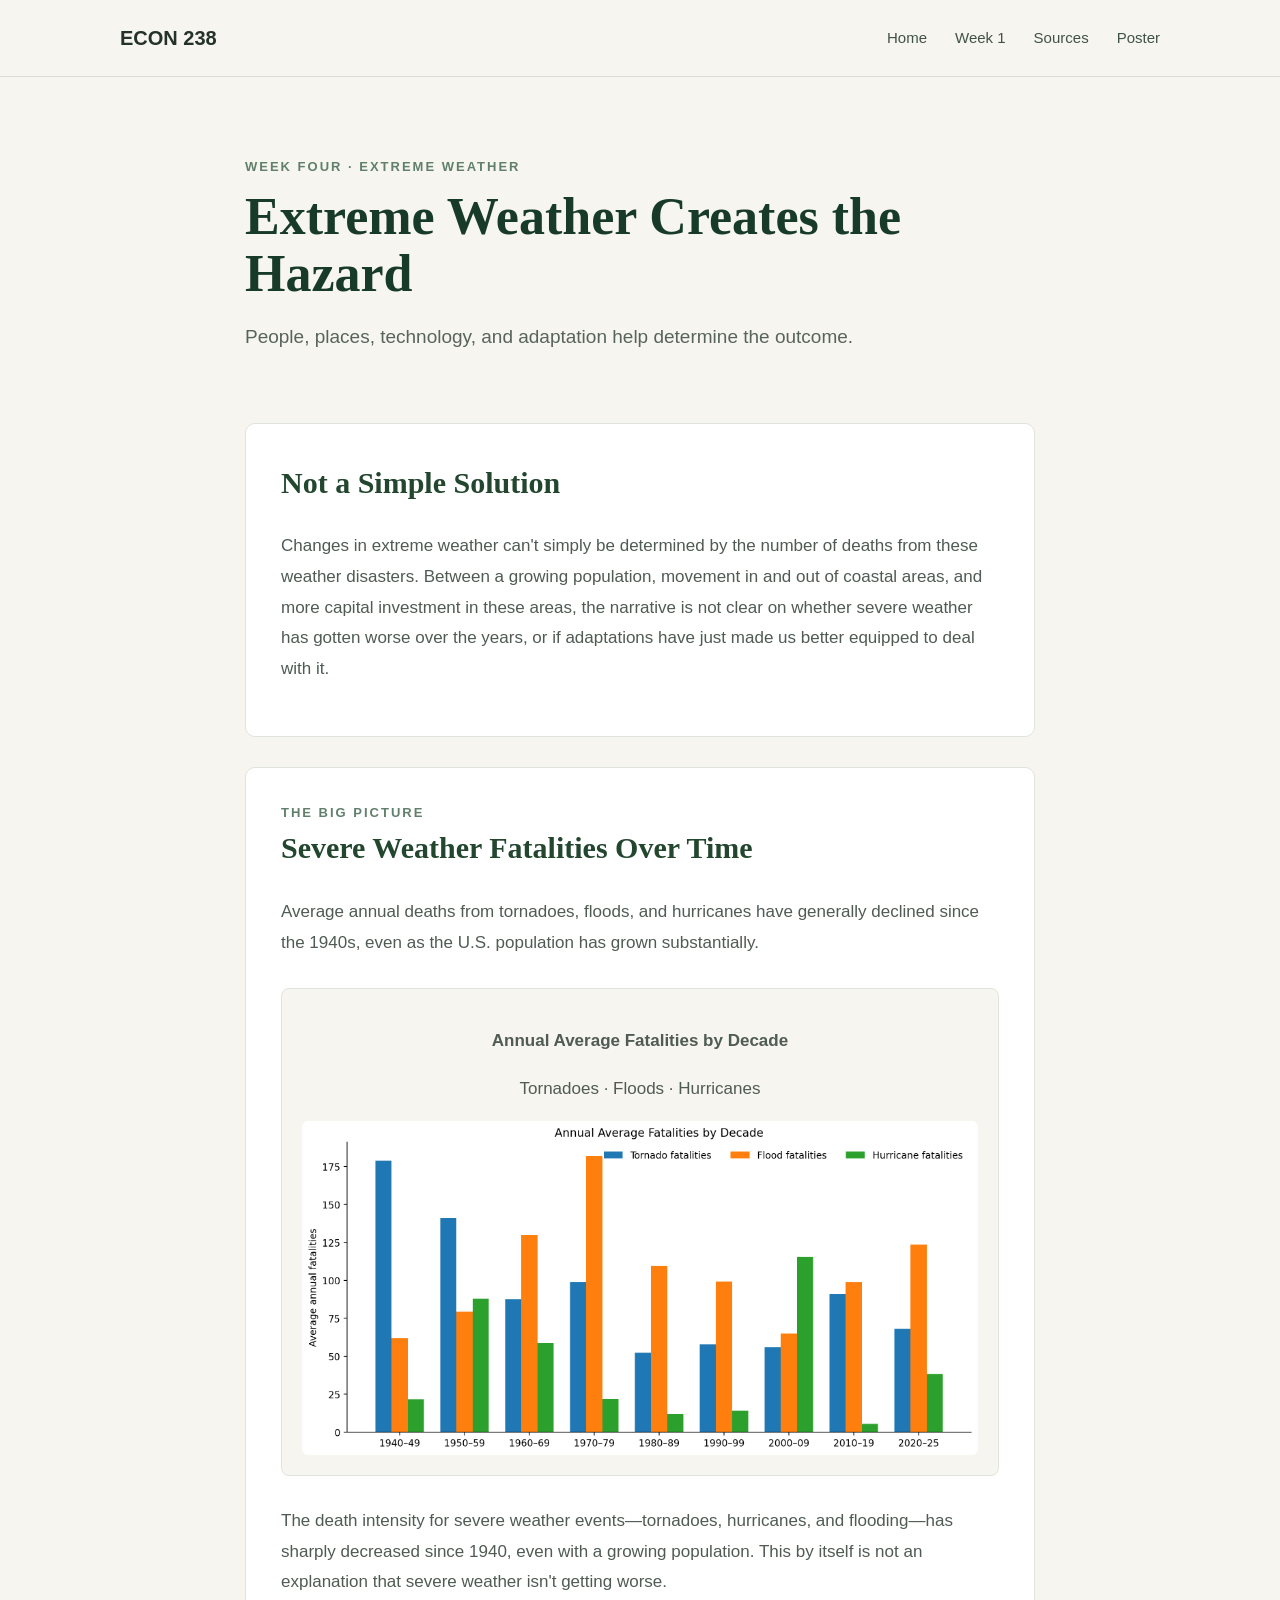
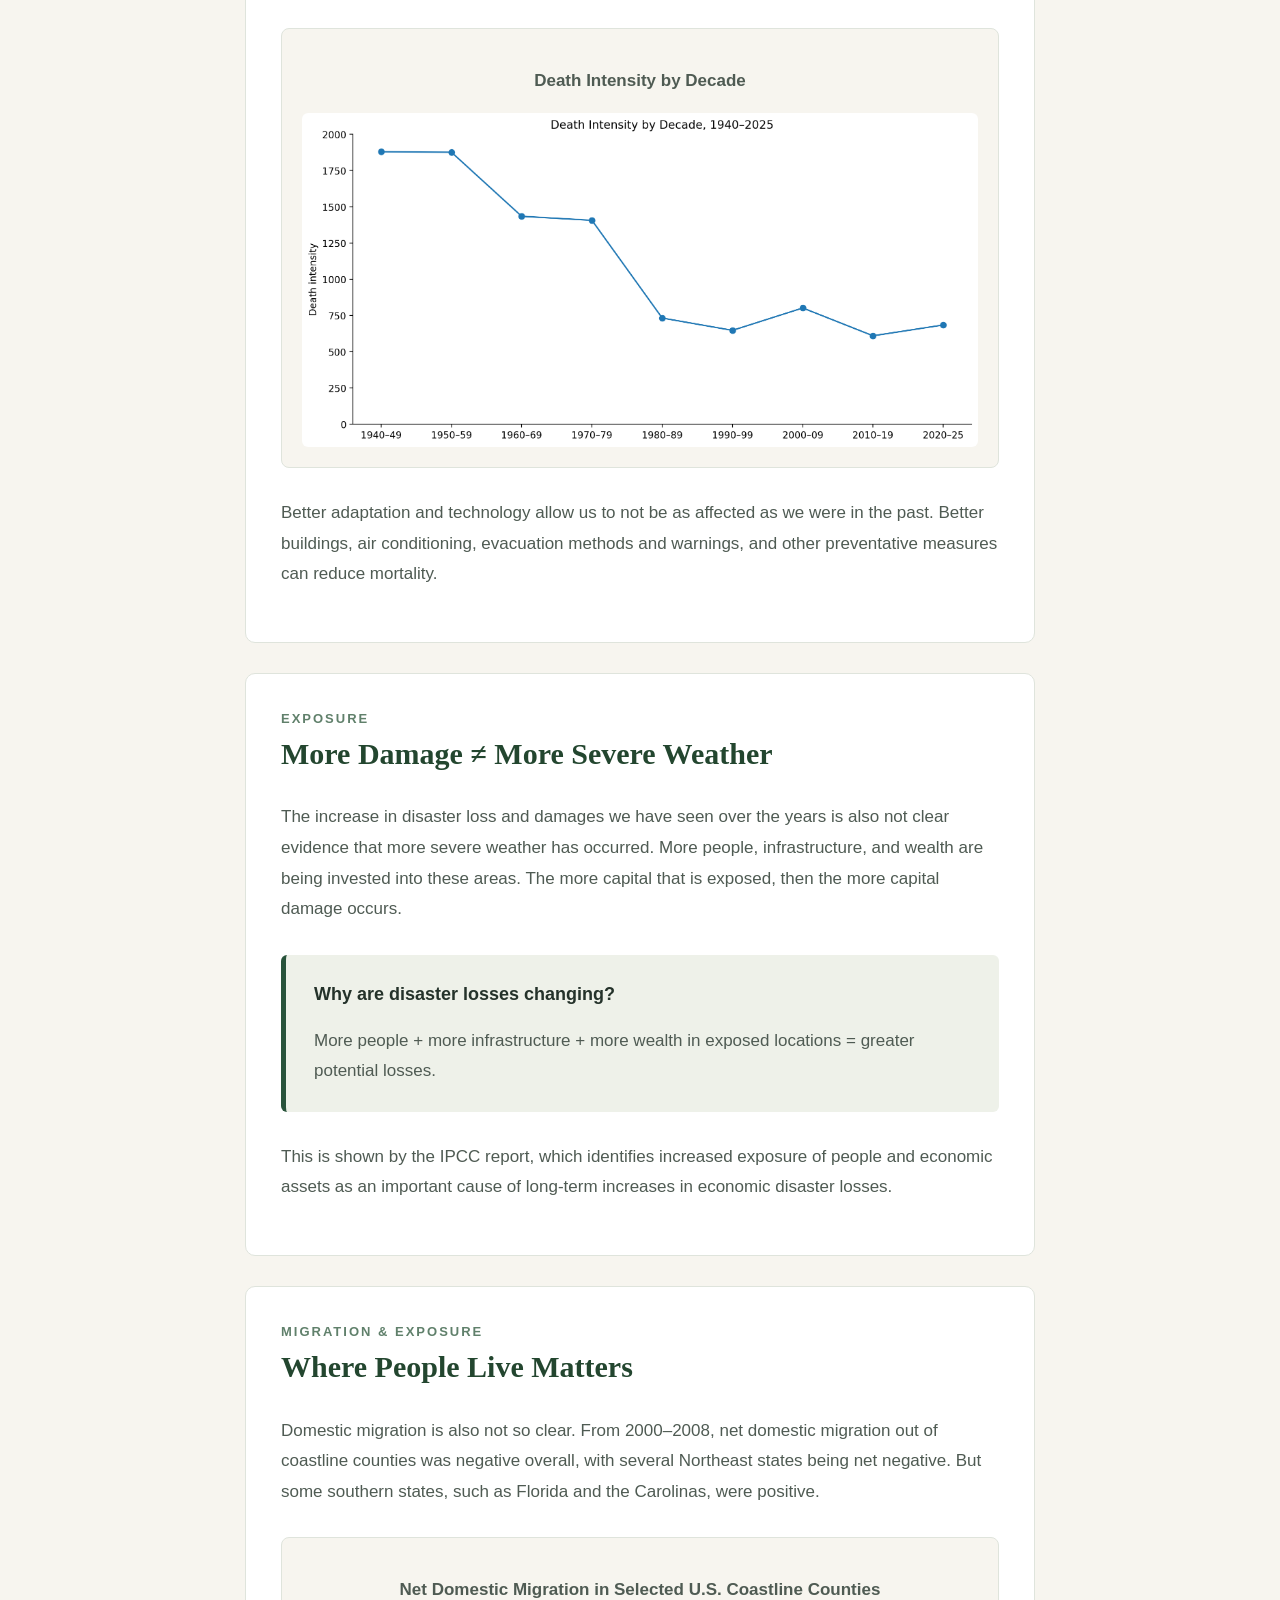
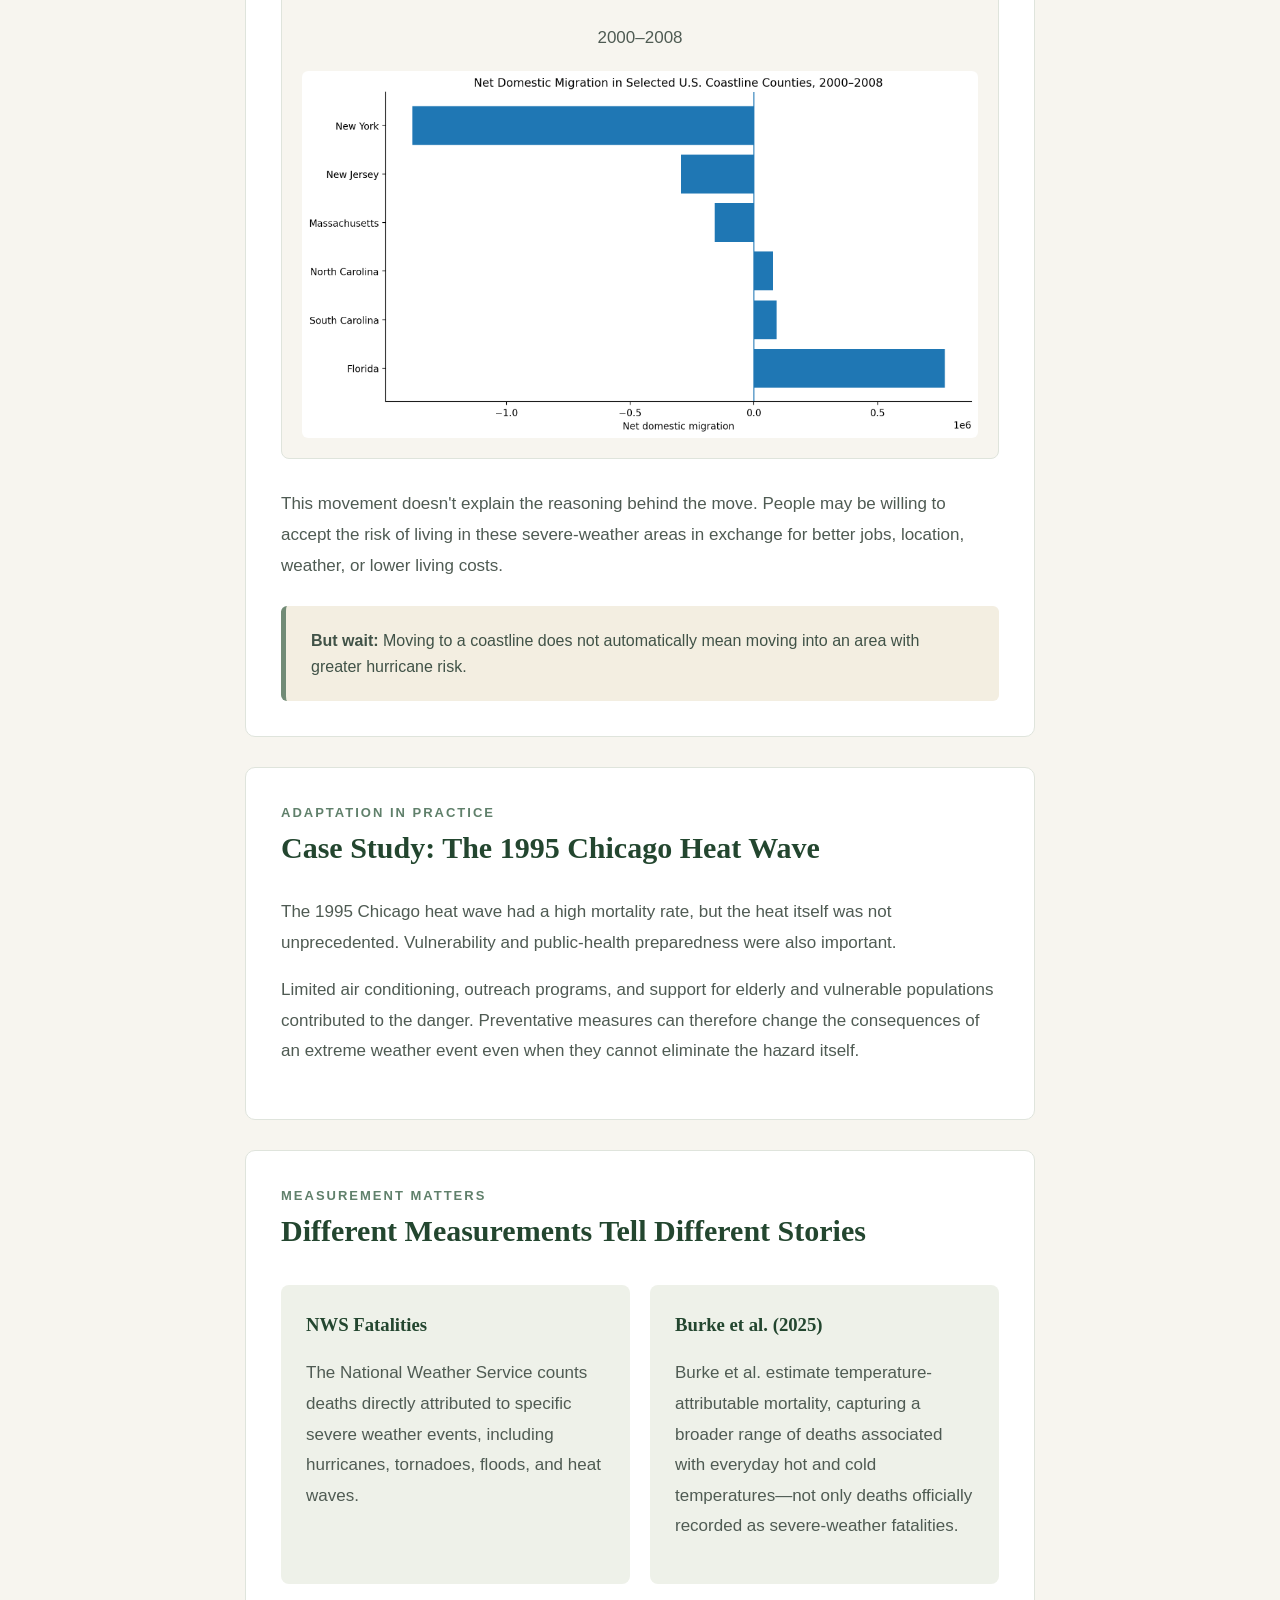
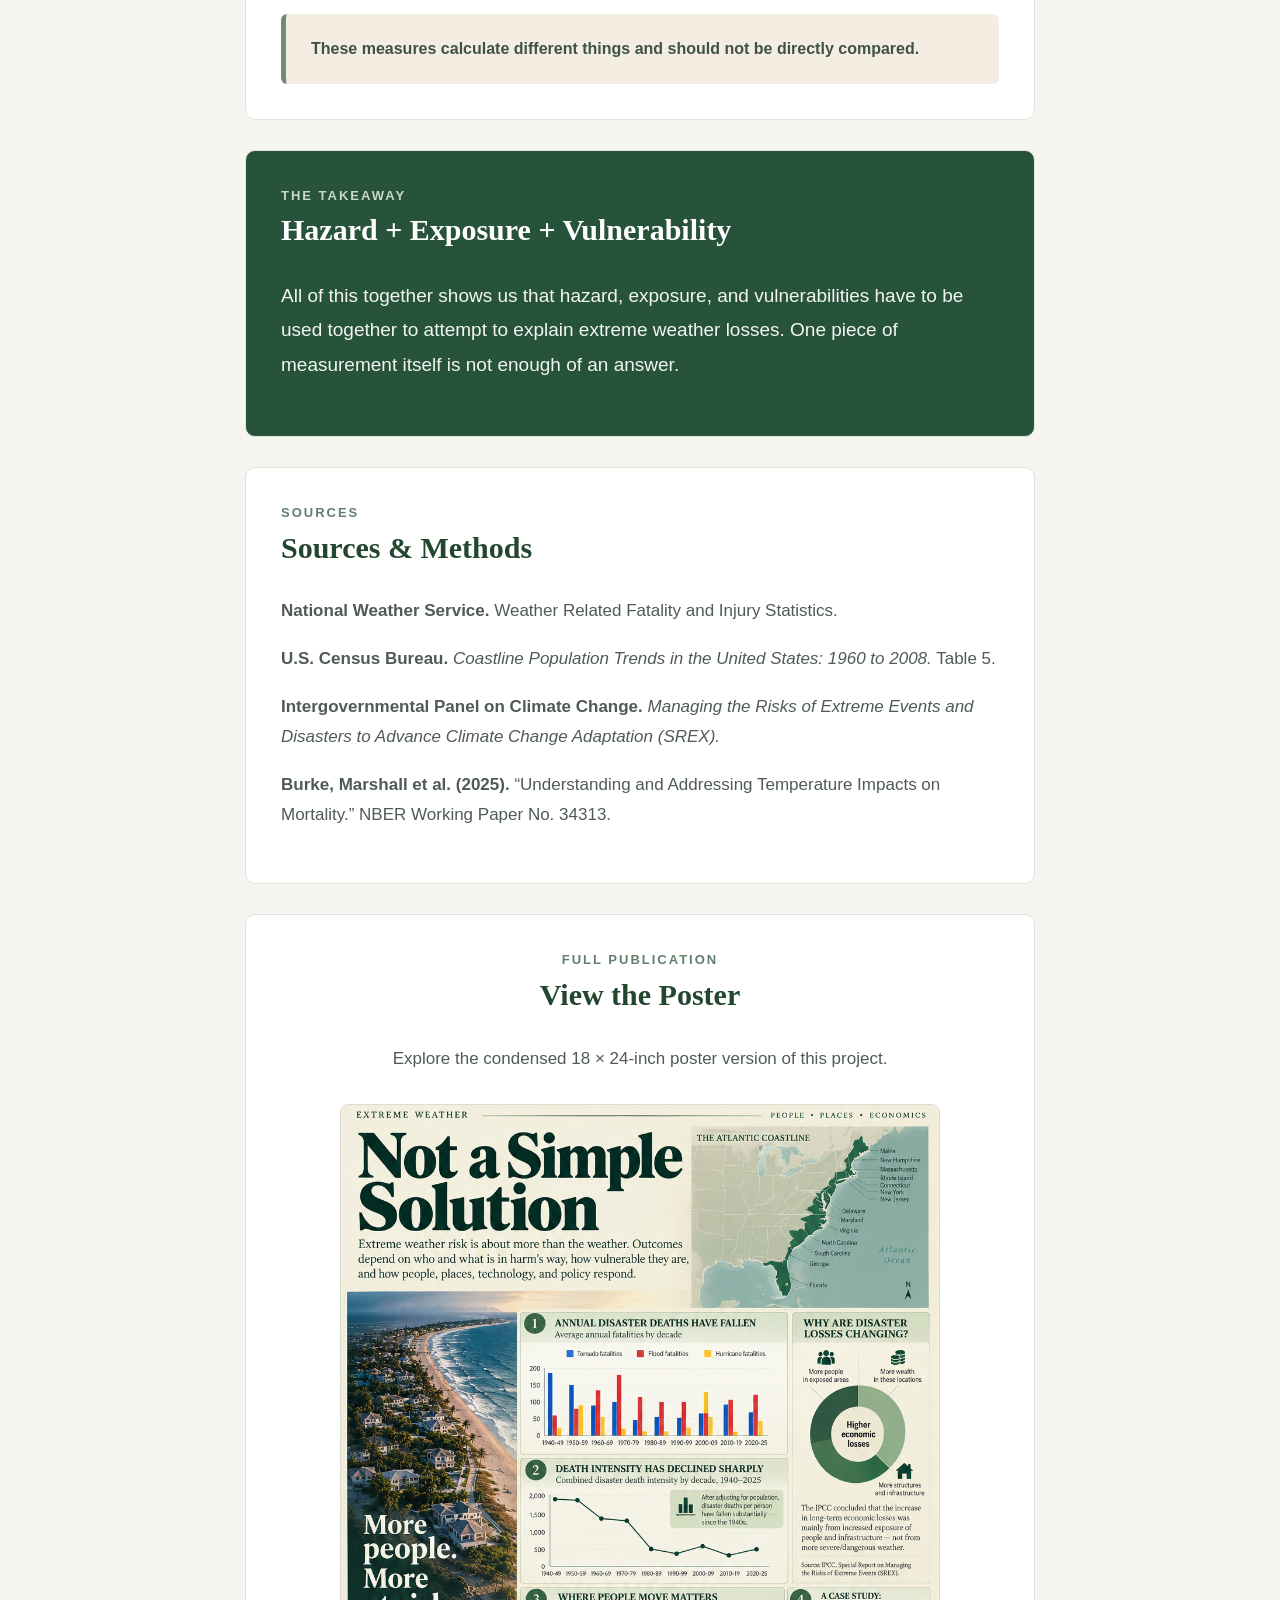
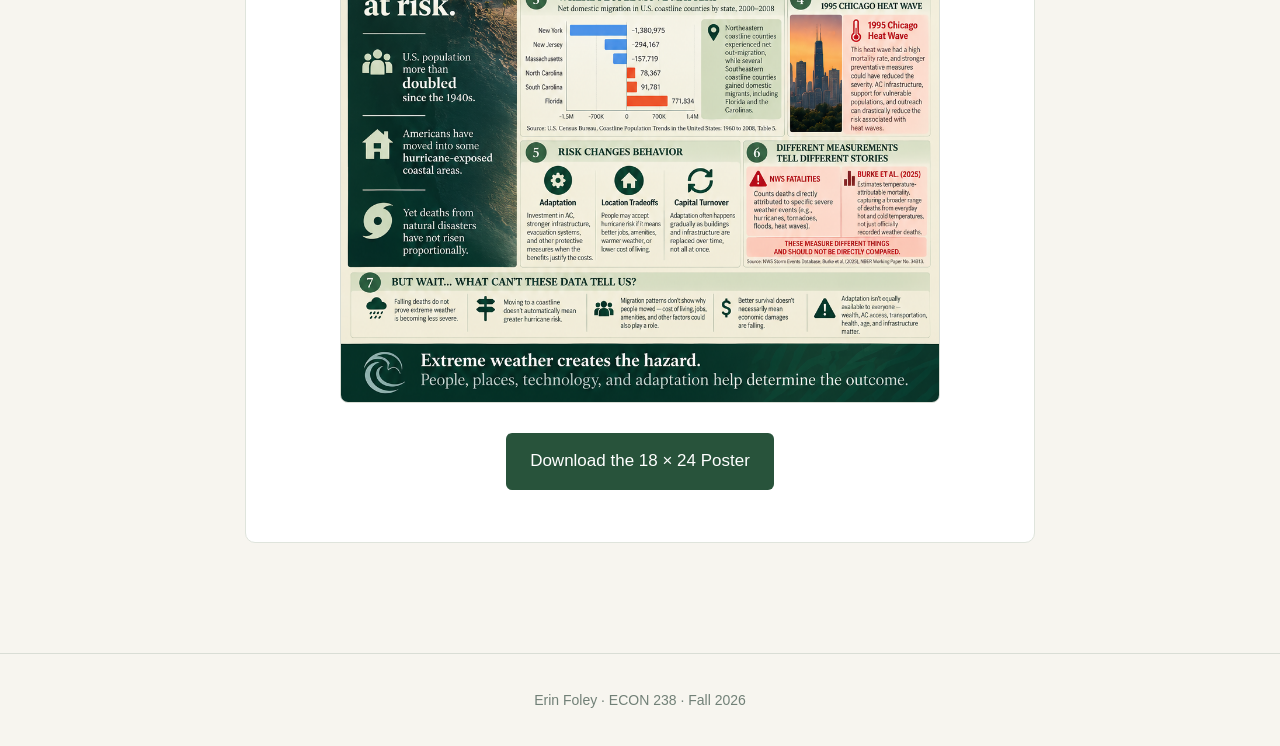
<file: week4.html>
<!DOCTYPE html>
<html lang="en">

<head>
    <meta charset="UTF-8">
    <meta name="viewport" content="width=device-width, initial-scale=1.0">

    <title>Extreme Weather Creates the Hazard | ECON 238</title>

    <link rel="stylesheet" href="style.css">
</head>

<body>

<header>
    <nav class="navbar">
        <div class="logo">ECON 238</div>

        <div class="nav-links">
            <a href="index.html">Home</a>
            <a href="week1.html">Week 1</a>
            <a href="#sources">Sources</a>
            <a href="#poster">Poster</a>
        </div>
    </nav>
</header>


<main class="week-page">

    <!-- INTRODUCTION -->

    <section class="week-header">
        <div class="section-label">WEEK FOUR · EXTREME WEATHER</div>

        <h1>Extreme Weather Creates the Hazard</h1>

        <p>
            People, places, technology, and adaptation help determine the outcome.
        </p>
    </section>


    <!-- OPENING ARGUMENT -->

    <section class="assignment-section">

        <h2>Not a Simple Solution</h2>

        <p>
            Changes in extreme weather can't simply be determined by the number
            of deaths from these weather disasters. Between a growing population,
            movement in and out of coastal areas, and more capital investment in
            these areas, the narrative is not clear on whether severe weather has
            gotten worse over the years, or if adaptations have just made us
            better equipped to deal with it.
        </p>

    </section>


    <!-- FATALITIES -->

    <section class="assignment-section">

        <div class="card-label">THE BIG PICTURE</div>

        <h2>Severe Weather Fatalities Over Time</h2>

        <p>
            Average annual deaths from tornadoes, floods, and hurricanes have
            generally declined since the 1940s, even as the U.S. population has
            grown substantially.
        </p>

        <div class="chart-placeholder">
            <p><strong>Annual Average Fatalities by Decade</strong></p>
            <p>
                Tornadoes · Floods · Hurricanes
            </p>

            <!-- Add fatality chart image here -->
            <img src="fatalities-chart.png"
                 alt="Average annual tornado, flood, and hurricane fatalities by decade">
        </div>

        <p>
            The death intensity for severe weather events—tornadoes, hurricanes,
            and flooding—has sharply decreased since 1940, even with a growing
            population. This by itself is not an explanation that severe weather
            isn't getting worse.
        </p>

        <div class="chart-placeholder">
            <p><strong>Death Intensity by Decade</strong></p>

            <!-- Add death intensity chart image here -->
            <img src="death-intensity-chart.png"
                 alt="Population-adjusted severe weather death intensity by decade">
        </div>

        <p>
            Better adaptation and technology allow us to not be as affected as
            we were in the past. Better buildings, air conditioning, evacuation
            methods and warnings, and other preventative measures can reduce
            mortality.
        </p>

    </section>


    <!-- DISASTER LOSSES -->

    <section class="assignment-section">

        <div class="card-label">EXPOSURE</div>

        <h2>More Damage ≠ More Severe Weather</h2>

        <p>
            The increase in disaster loss and damages we have seen over the years
            is also not clear evidence that more severe weather has occurred.
            More people, infrastructure, and wealth are being invested into these
            areas. The more capital that is exposed, then the more capital damage
            occurs.
        </p>

        <div class="takeaway-box">
            <strong>Why are disaster losses changing?</strong>

            <p>
                More people + more infrastructure + more wealth in exposed
                locations = greater potential losses.
            </p>
        </div>

        <p>
            This is shown by the IPCC report, which identifies increased exposure
            of people and economic assets as an important cause of long-term
            increases in economic disaster losses.
        </p>

    </section>


    <!-- MIGRATION -->

    <section class="assignment-section">

        <div class="card-label">MIGRATION & EXPOSURE</div>

        <h2>Where People Live Matters</h2>

        <p>
            Domestic migration is also not so clear. From 2000–2008, net domestic
            migration out of coastline counties was negative overall, with several
            Northeast states being net negative. But some southern states, such
            as Florida and the Carolinas, were positive.
        </p>

        <div class="chart-placeholder">
            <p><strong>Net Domestic Migration in Selected U.S. Coastline Counties</strong></p>
            <p>2000–2008</p>

            <!-- Add migration chart image here -->
            <img src="coastal-migration-chart.png"
                 alt="Net domestic migration in selected coastline counties from 2000 to 2008">
        </div>

        <p>
            This movement doesn't explain the reasoning behind the move. People
            may be willing to accept the risk of living in these severe-weather
            areas in exchange for better jobs, location, weather, or lower living
            costs.
        </p>

        <div class="caution-box">
            <strong>But wait:</strong> Moving to a coastline does not automatically
            mean moving into an area with greater hurricane risk.
        </div>

    </section>


    <!-- CHICAGO -->

    <section class="assignment-section">

        <div class="card-label">ADAPTATION IN PRACTICE</div>

        <h2>Case Study: The 1995 Chicago Heat Wave</h2>

        <p>
            The 1995 Chicago heat wave had a high mortality rate, but the heat
            itself was not unprecedented. Vulnerability and public-health
            preparedness were also important.
        </p>

        <p>
            Limited air conditioning, outreach programs, and support for elderly
            and vulnerable populations contributed to the danger. Preventative
            measures can therefore change the consequences of an extreme weather
            event even when they cannot eliminate the hazard itself.
        </p>

    </section>


    <!-- BURKE -->

    <section class="assignment-section">

        <div class="card-label">MEASUREMENT MATTERS</div>

        <h2>Different Measurements Tell Different Stories</h2>

        <div class="measurement-grid">

            <div>
                <h3>NWS Fatalities</h3>

                <p>
                    The National Weather Service counts deaths directly attributed
                    to specific severe weather events, including hurricanes,
                    tornadoes, floods, and heat waves.
                </p>
            </div>

            <div>
                <h3>Burke et al. (2025)</h3>

                <p>
                    Burke et al. estimate temperature-attributable mortality,
                    capturing a broader range of deaths associated with everyday
                    hot and cold temperatures—not only deaths officially recorded
                    as severe-weather fatalities.
                </p>
            </div>

        </div>

        <div class="caution-box">
            <strong>These measures calculate different things and should not be
            directly compared.</strong>
        </div>

    </section>


    <!-- CONCLUSION -->

    <section class="assignment-section conclusion-section">

        <div class="card-label">THE TAKEAWAY</div>

        <h2>Hazard + Exposure + Vulnerability</h2>

        <p>
            All of this together shows us that hazard, exposure, and
            vulnerabilities have to be used together to attempt to explain
            extreme weather losses. One piece of measurement itself is not enough
            of an answer.
        </p>

    </section>


    <!-- SOURCES -->

    <section class="assignment-section" id="sources">

        <div class="card-label">SOURCES</div>

        <h2>Sources & Methods</h2>

        <p>
            <strong>National Weather Service.</strong>
            Weather Related Fatality and Injury Statistics.
        </p>

        <p>
            <strong>U.S. Census Bureau.</strong>
            <em>Coastline Population Trends in the United States: 1960 to 2008.</em>
            Table 5.
        </p>

        <p>
            <strong>Intergovernmental Panel on Climate Change.</strong>
            <em>Managing the Risks of Extreme Events and Disasters to Advance
            Climate Change Adaptation (SREX).</em>
        </p>

        <p>
            <strong>Burke, Marshall et al. (2025).</strong>
            “Understanding and Addressing Temperature Impacts on Mortality.”
            NBER Working Paper No. 34313.
        </p>

    </section>


    <!-- POSTER -->

    <section class="assignment-section poster-section" id="poster">

        <div class="card-label">FULL PUBLICATION</div>

        <h2>View the Poster</h2>

        <p>
            Explore the condensed 18 × 24-inch poster version of this project.
        </p>

        <!-- Poster preview -->
        <a href="extreme-weather-poster.pdf">
            <img src="extreme-weather-poster.png"
                 alt="Not a Simple Solution extreme weather poster"
                 class="poster-preview">
        </a>

        <p>
            <a href="extreme-weather-poster.pdf"
               class="button"
               target="_blank">
                Download the 18 × 24 Poster
            </a>
        </p>

    </section>

</main>


<footer>
    Erin Foley · ECON 238 · Fall 2026
</footer>

</body>
</html>
</file>
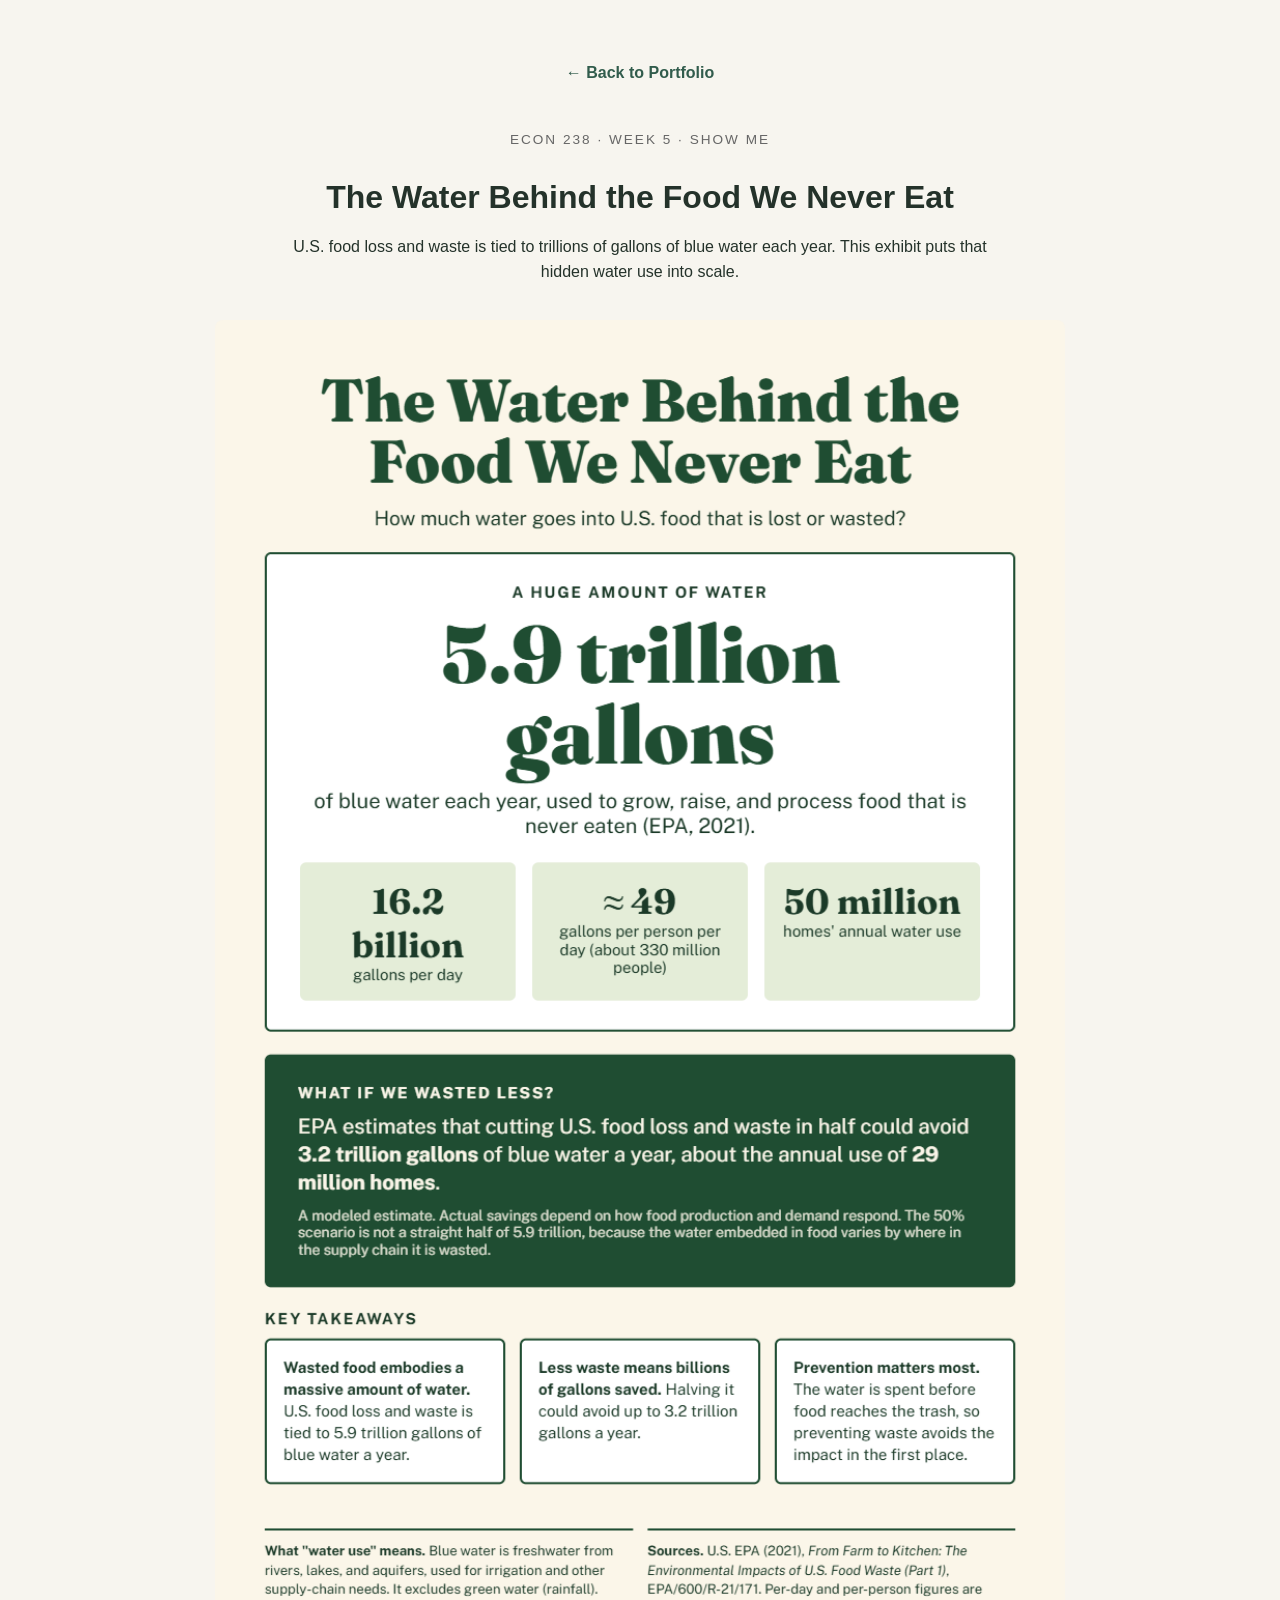
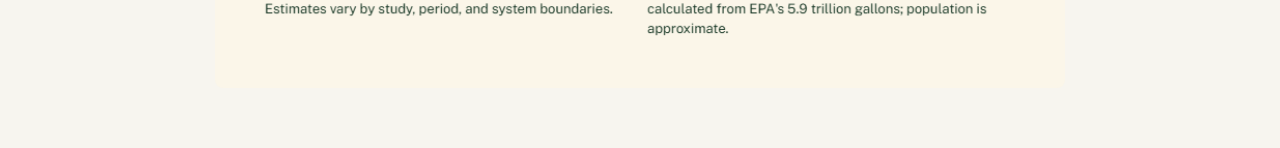
<file: week5-food-waste.html>
<!DOCTYPE html>
<html lang="en">
<head>
    <meta charset="UTF-8">
    <meta name="viewport" content="width=device-width, initial-scale=1.0">

    <title>The Water Behind the Food We Never Eat | Erin Foley</title>

    <link rel="stylesheet" href="style.css">

    <style>
        .exhibit-page {
            max-width: 1000px;
            margin: 0 auto;
            padding: 60px 25px;
            text-align: center;
        }

        .back-link {
            display: inline-block;
            margin-bottom: 30px;
            text-decoration: none;
            color: #315c4c;
            font-weight: bold;
        }

        .exhibit-label {
            text-transform: uppercase;
            letter-spacing: 2px;
            font-size: 0.85rem;
            color: #666;
            margin-bottom: 10px;
        }

        .exhibit-page h1 {
            margin-bottom: 10px;
        }

        .exhibit-description {
            max-width: 700px;
            margin: 0 auto 35px;
            line-height: 1.6;
        }

        .poster {
            width: 100%;
            max-width: 850px;
            height: auto;
            display: block;
            margin: 0 auto;
            border-radius: 8px;
        }
    </style>
</head>

<body>

    <main class="exhibit-page">

        <a class="back-link" href="index.html">
            ← Back to Portfolio
        </a>

        <p class="exhibit-label">
            ECON 238 · Week 5 · SHOW ME
        </p>

        <h1>
            The Water Behind the Food We Never Eat
        </h1>

        <p class="exhibit-description">
            U.S. food loss and waste is tied to trillions of gallons
            of blue water each year. This exhibit puts that hidden
            water use into scale.
        </p>

        <img
            class="poster"
            src="Poster%201%20Water%20Behind%20Wasted%20Food@1x.png"
            alt="The Water Behind the Food We Never Eat infographic"
        >

    </main>

</body>
</html>
</file>
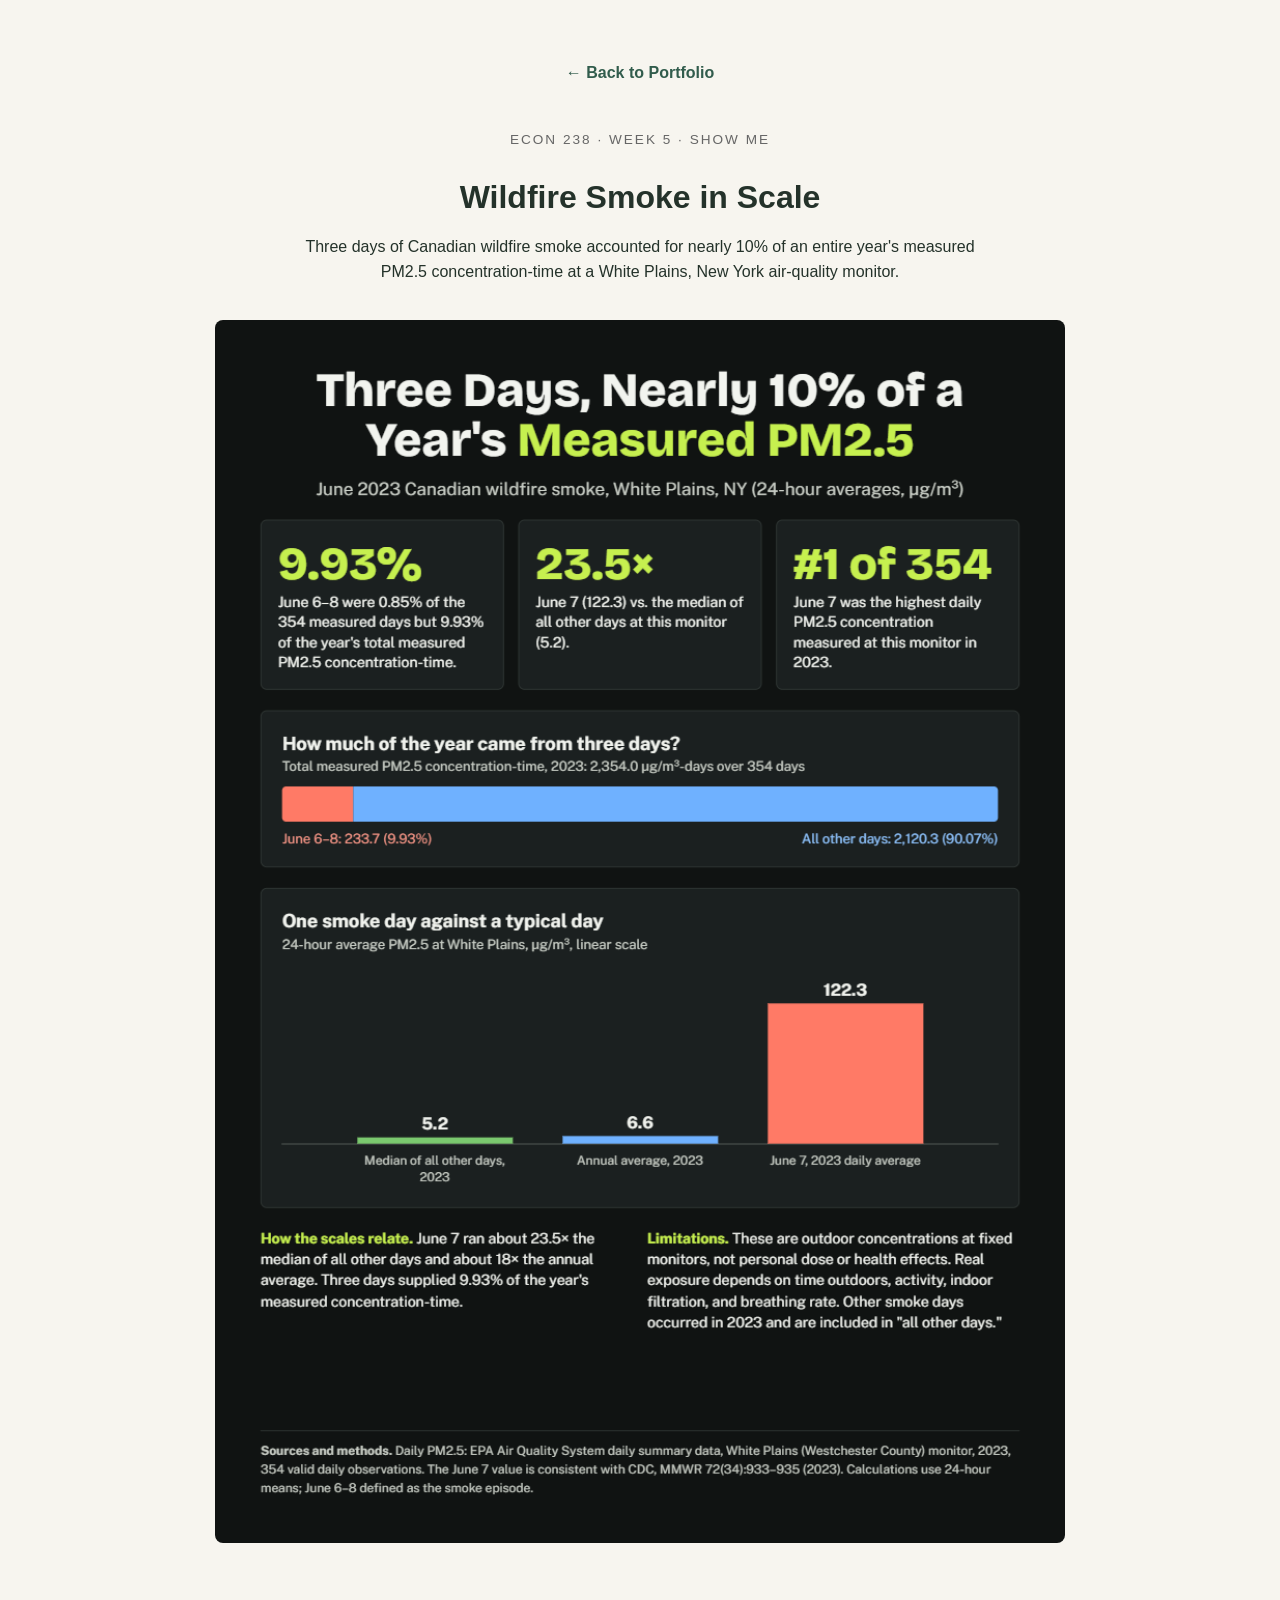
<file: week5-wildfire.html>
<!DOCTYPE html>
<html lang="en">
<head>
    <meta charset="UTF-8">
    <meta name="viewport" content="width=device-width, initial-scale=1.0">

    <title>Wildfire Smoke in Scale | Erin Foley</title>

    <link rel="stylesheet" href="style.css">

    <style>
        .exhibit-page {
            max-width: 1000px;
            margin: 0 auto;
            padding: 60px 25px;
            text-align: center;
        }

        .back-link {
            display: inline-block;
            margin-bottom: 30px;
            text-decoration: none;
            color: #315c4c;
            font-weight: bold;
        }

        .exhibit-label {
            text-transform: uppercase;
            letter-spacing: 2px;
            font-size: 0.85rem;
            color: #666;
            margin-bottom: 10px;
        }

        .exhibit-page h1 {
            margin-bottom: 10px;
        }

        .exhibit-description {
            max-width: 700px;
            margin: 0 auto 35px;
            line-height: 1.6;
        }

        .poster {
            width: 100%;
            max-width: 850px;
            height: auto;
            display: block;
            margin: 0 auto;
            border-radius: 8px;
        }
    </style>
</head>

<body>

    <main class="exhibit-page">

        <a class="back-link" href="index.html">
            ← Back to Portfolio
        </a>

        <p class="exhibit-label">
            ECON 238 · Week 5 · SHOW ME
        </p>

        <h1>
            Wildfire Smoke in Scale
        </h1>

        <p class="exhibit-description">
            Three days of Canadian wildfire smoke accounted for nearly
            10% of an entire year's measured PM2.5 concentration-time
            at a White Plains, New York air-quality monitor.
        </p>

        <img
            class="poster"
            src="Poster%202%20PM2.5%20Wildfire%20Smoke@1x.png"
            alt="Three Days, Nearly 10% of a Year's Measured PM2.5 infographic"
        >

    </main>

</body>
</html>
</file>
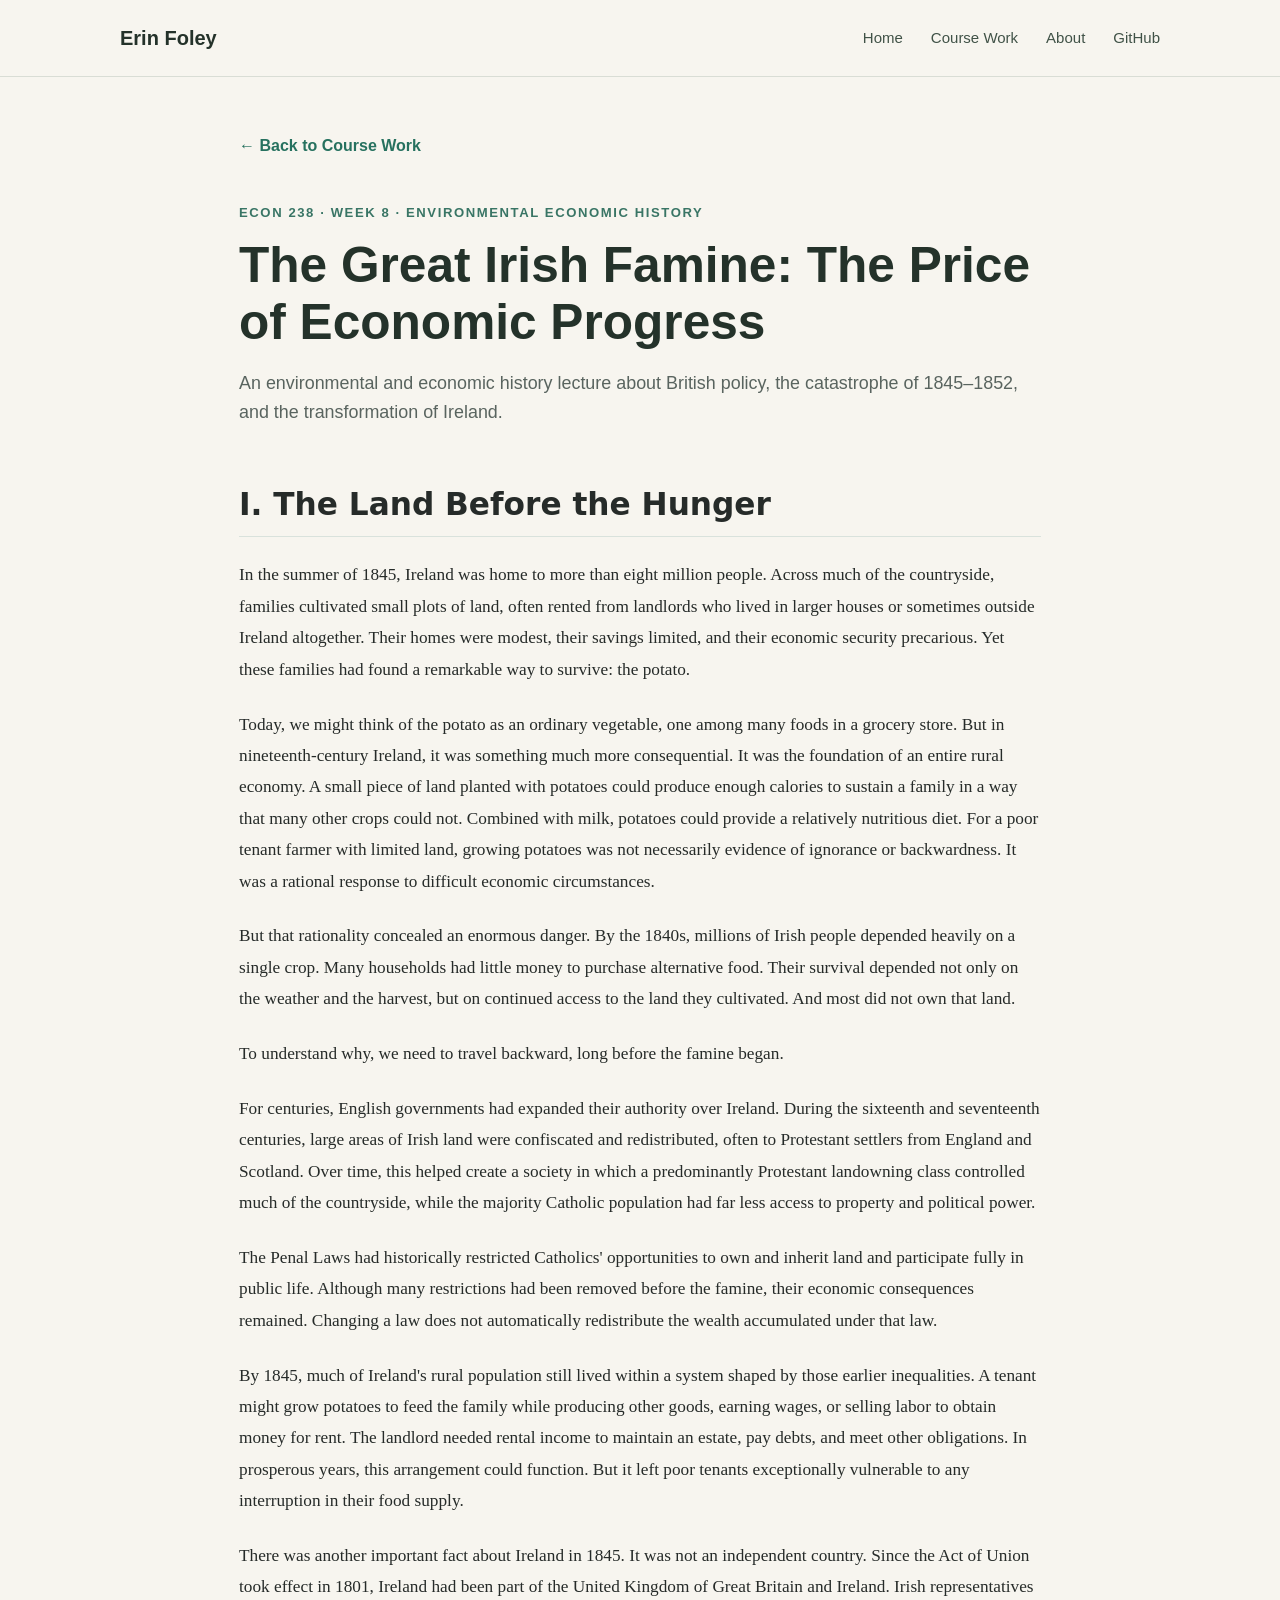
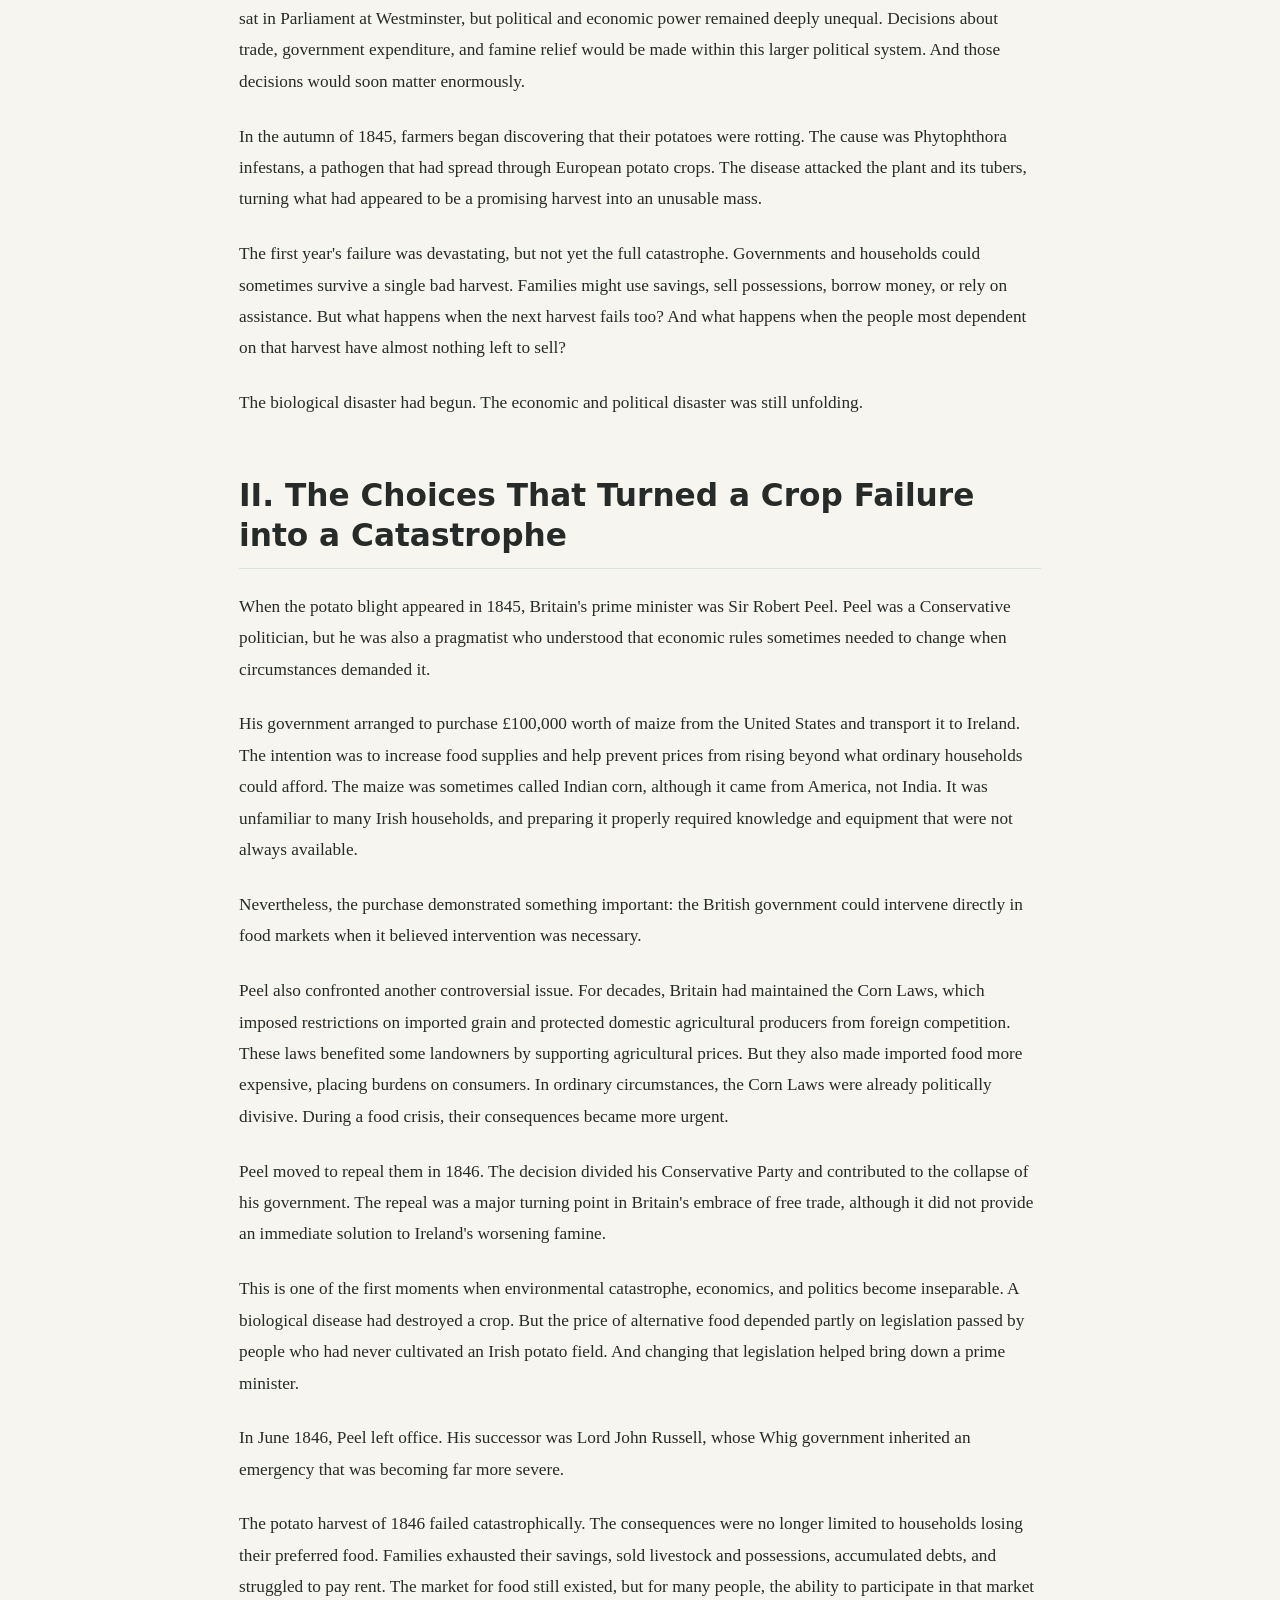
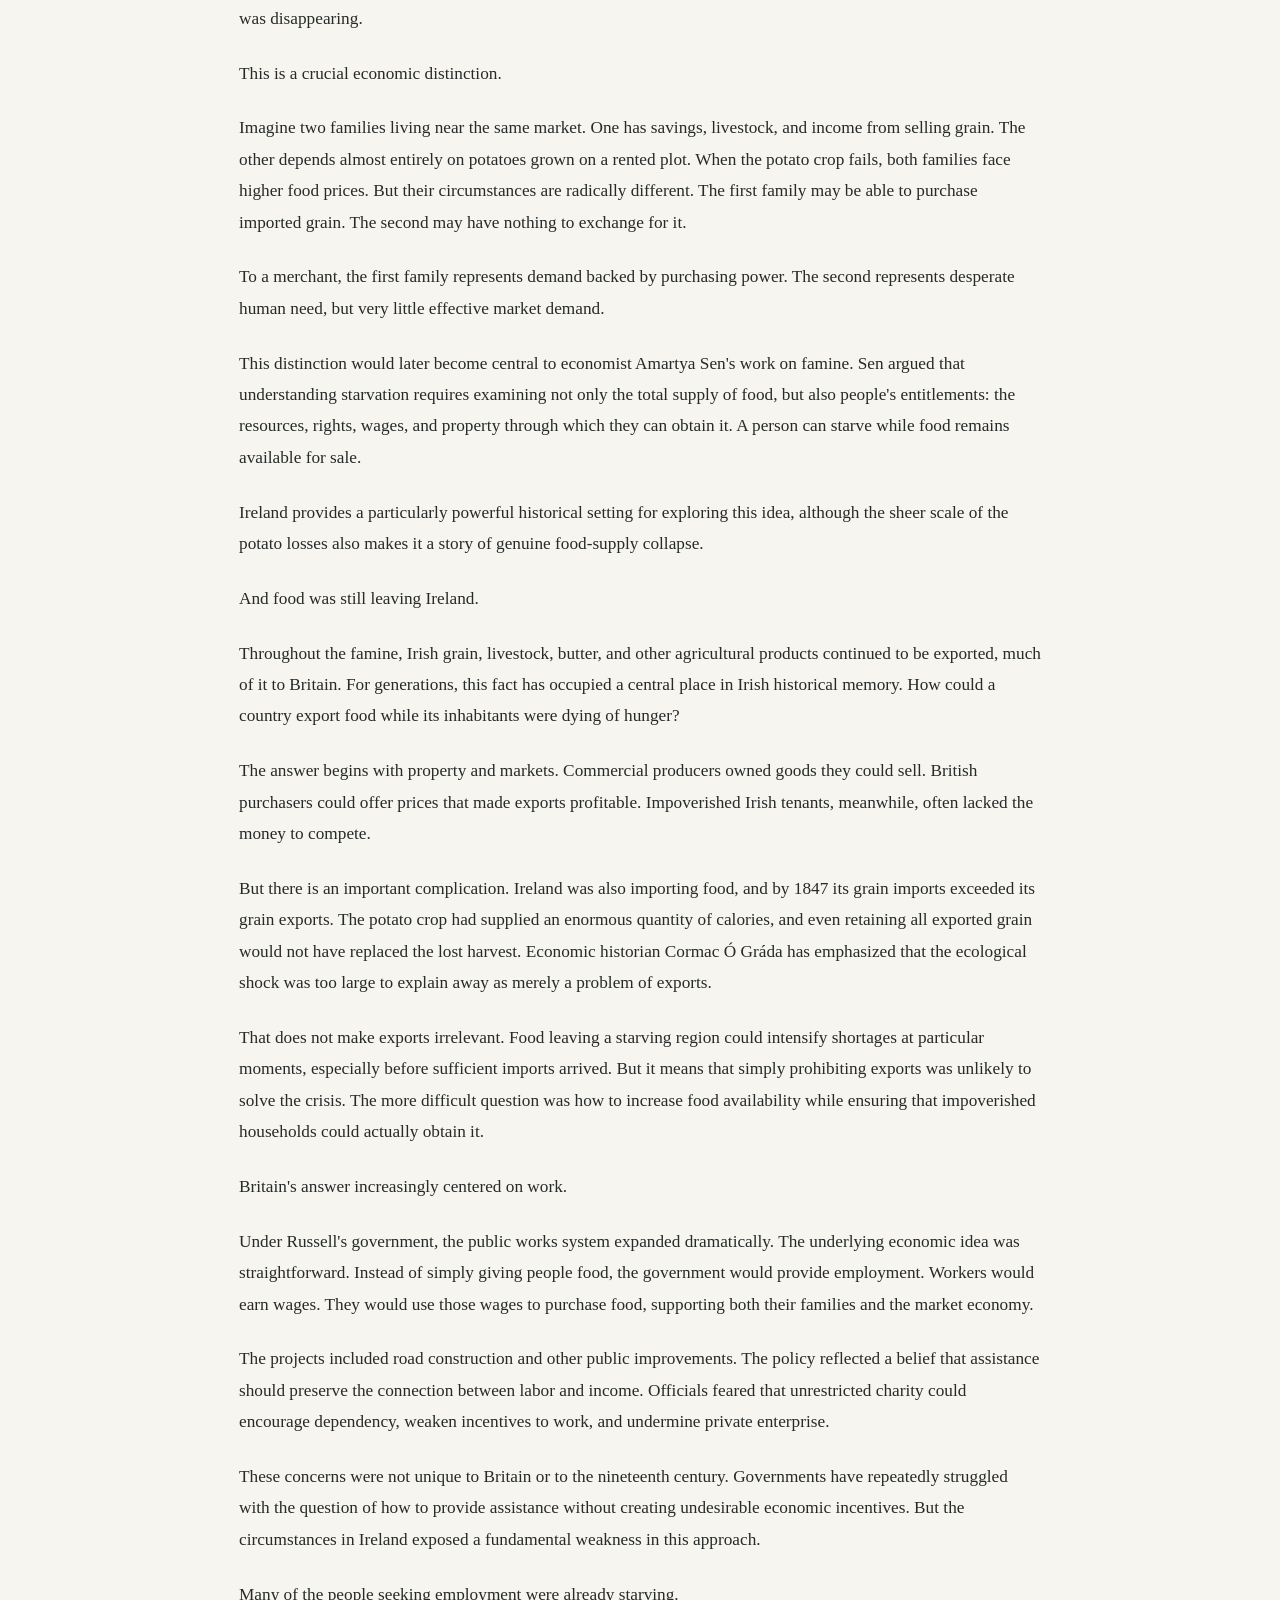
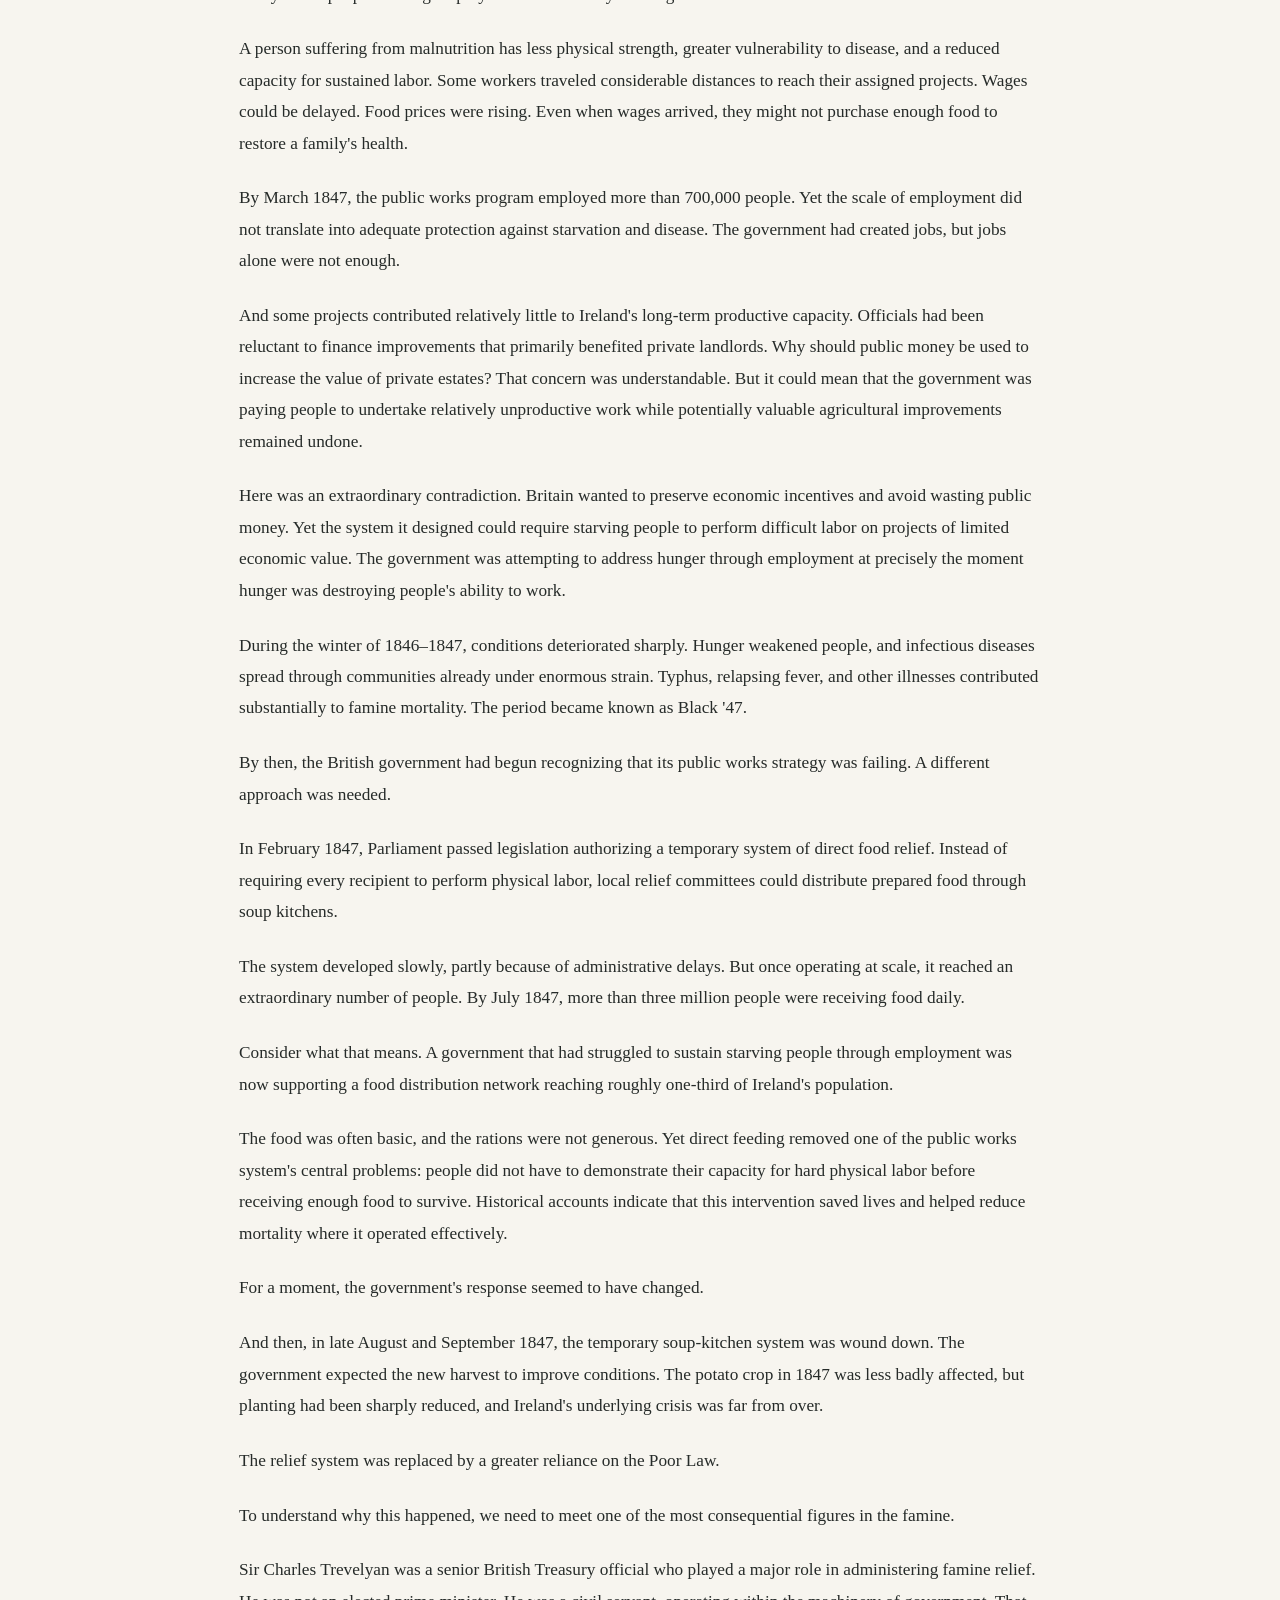
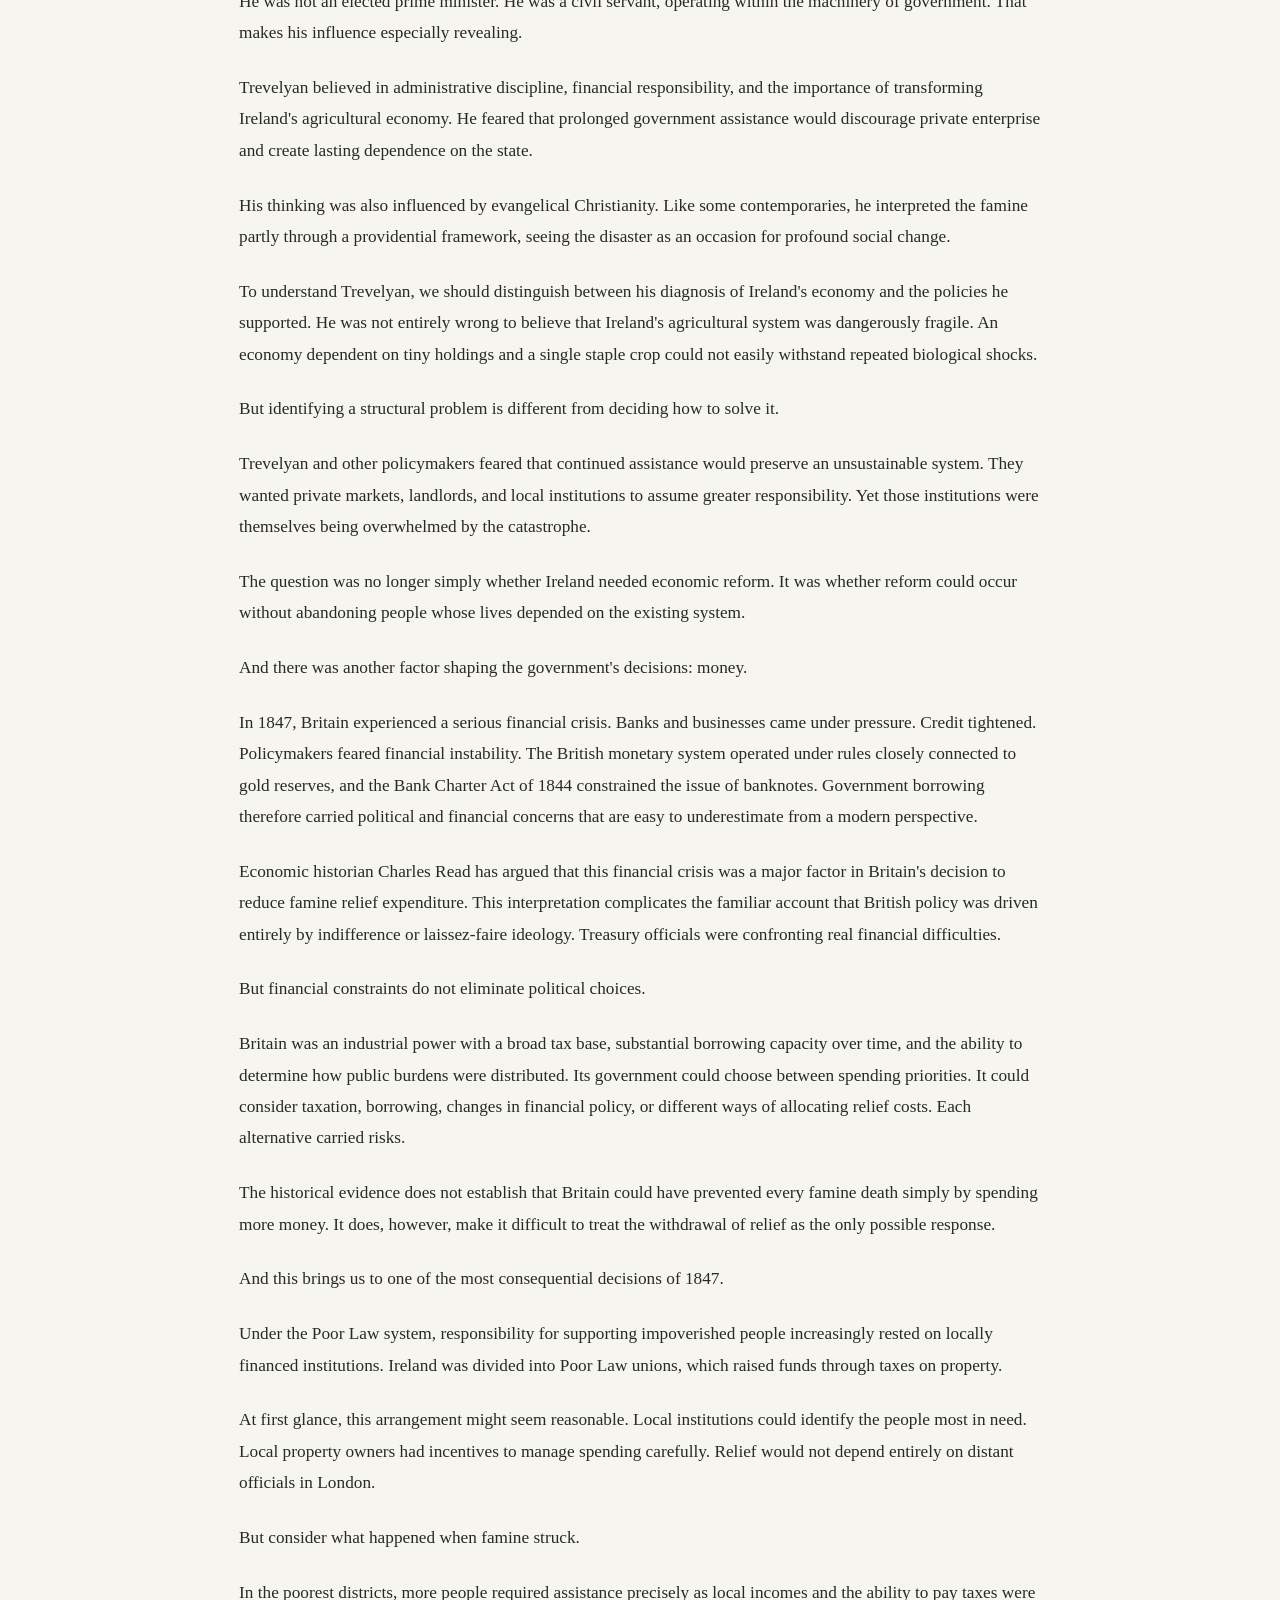
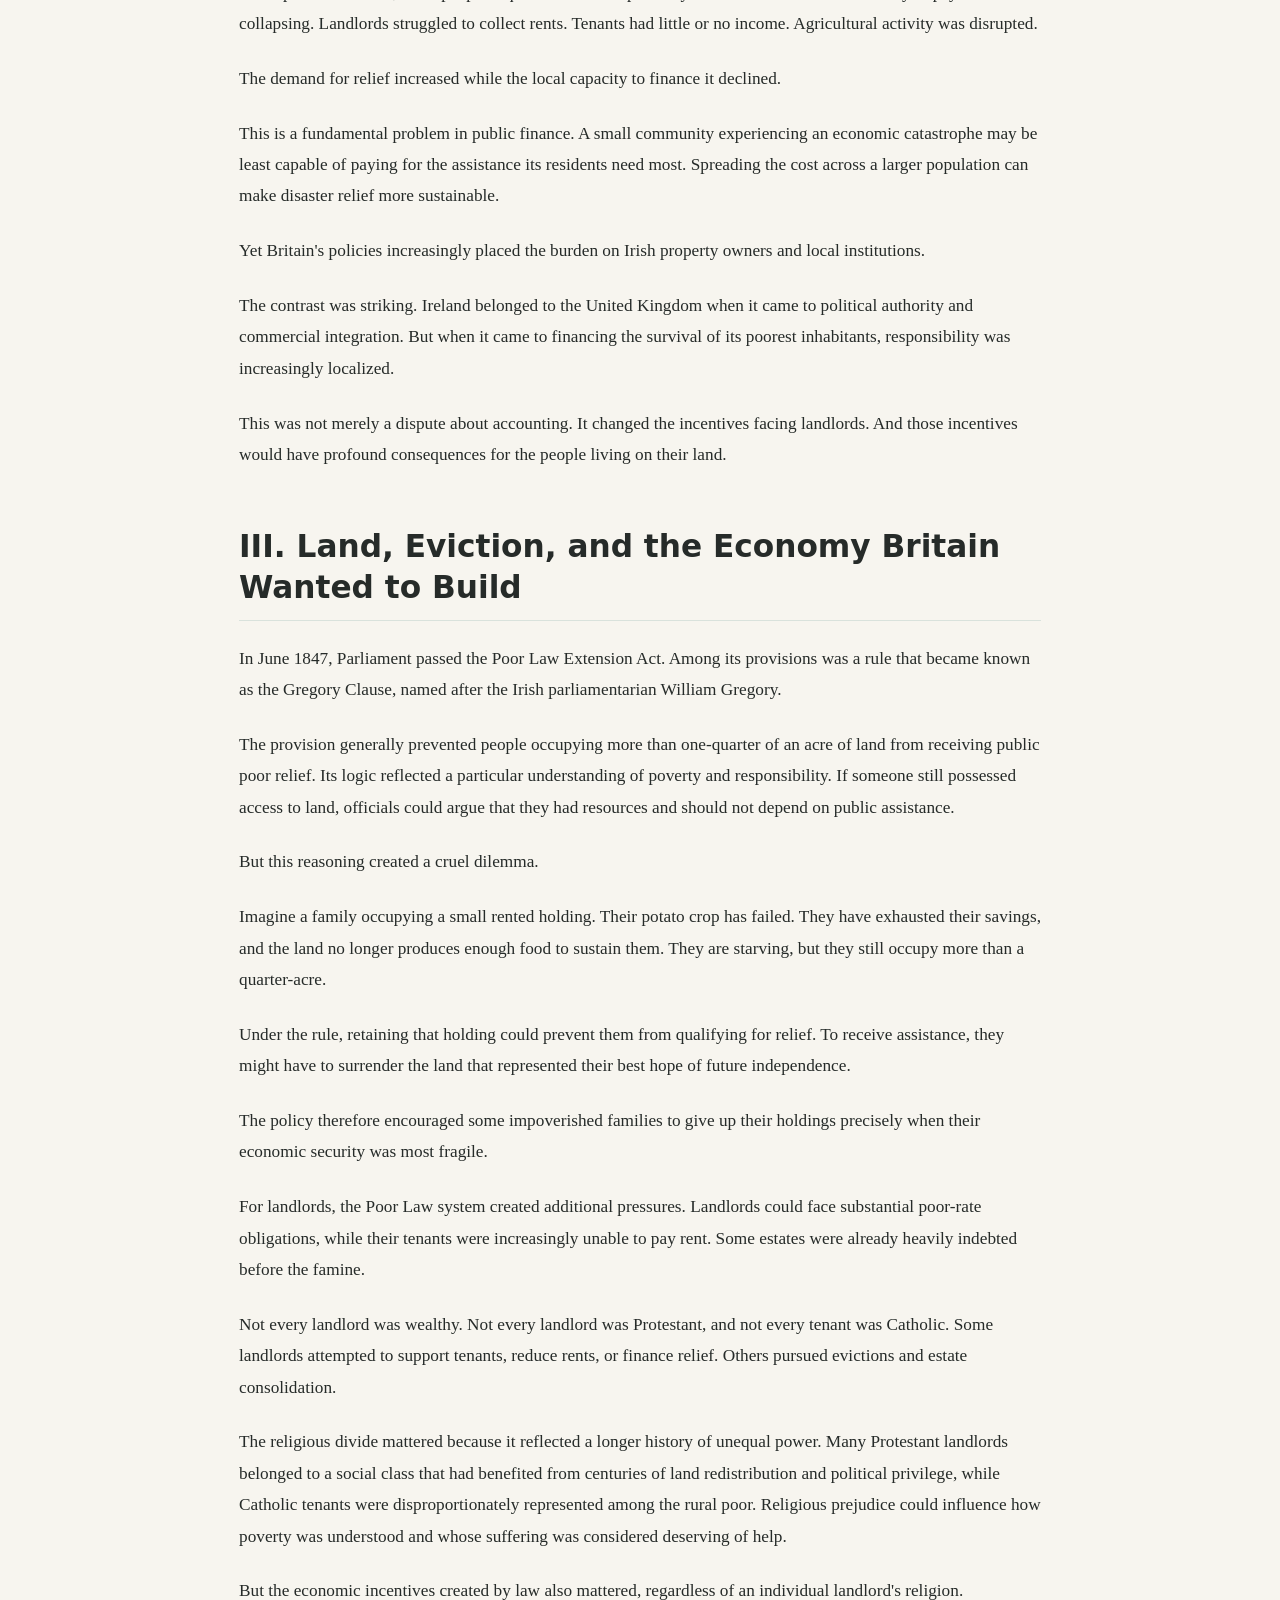
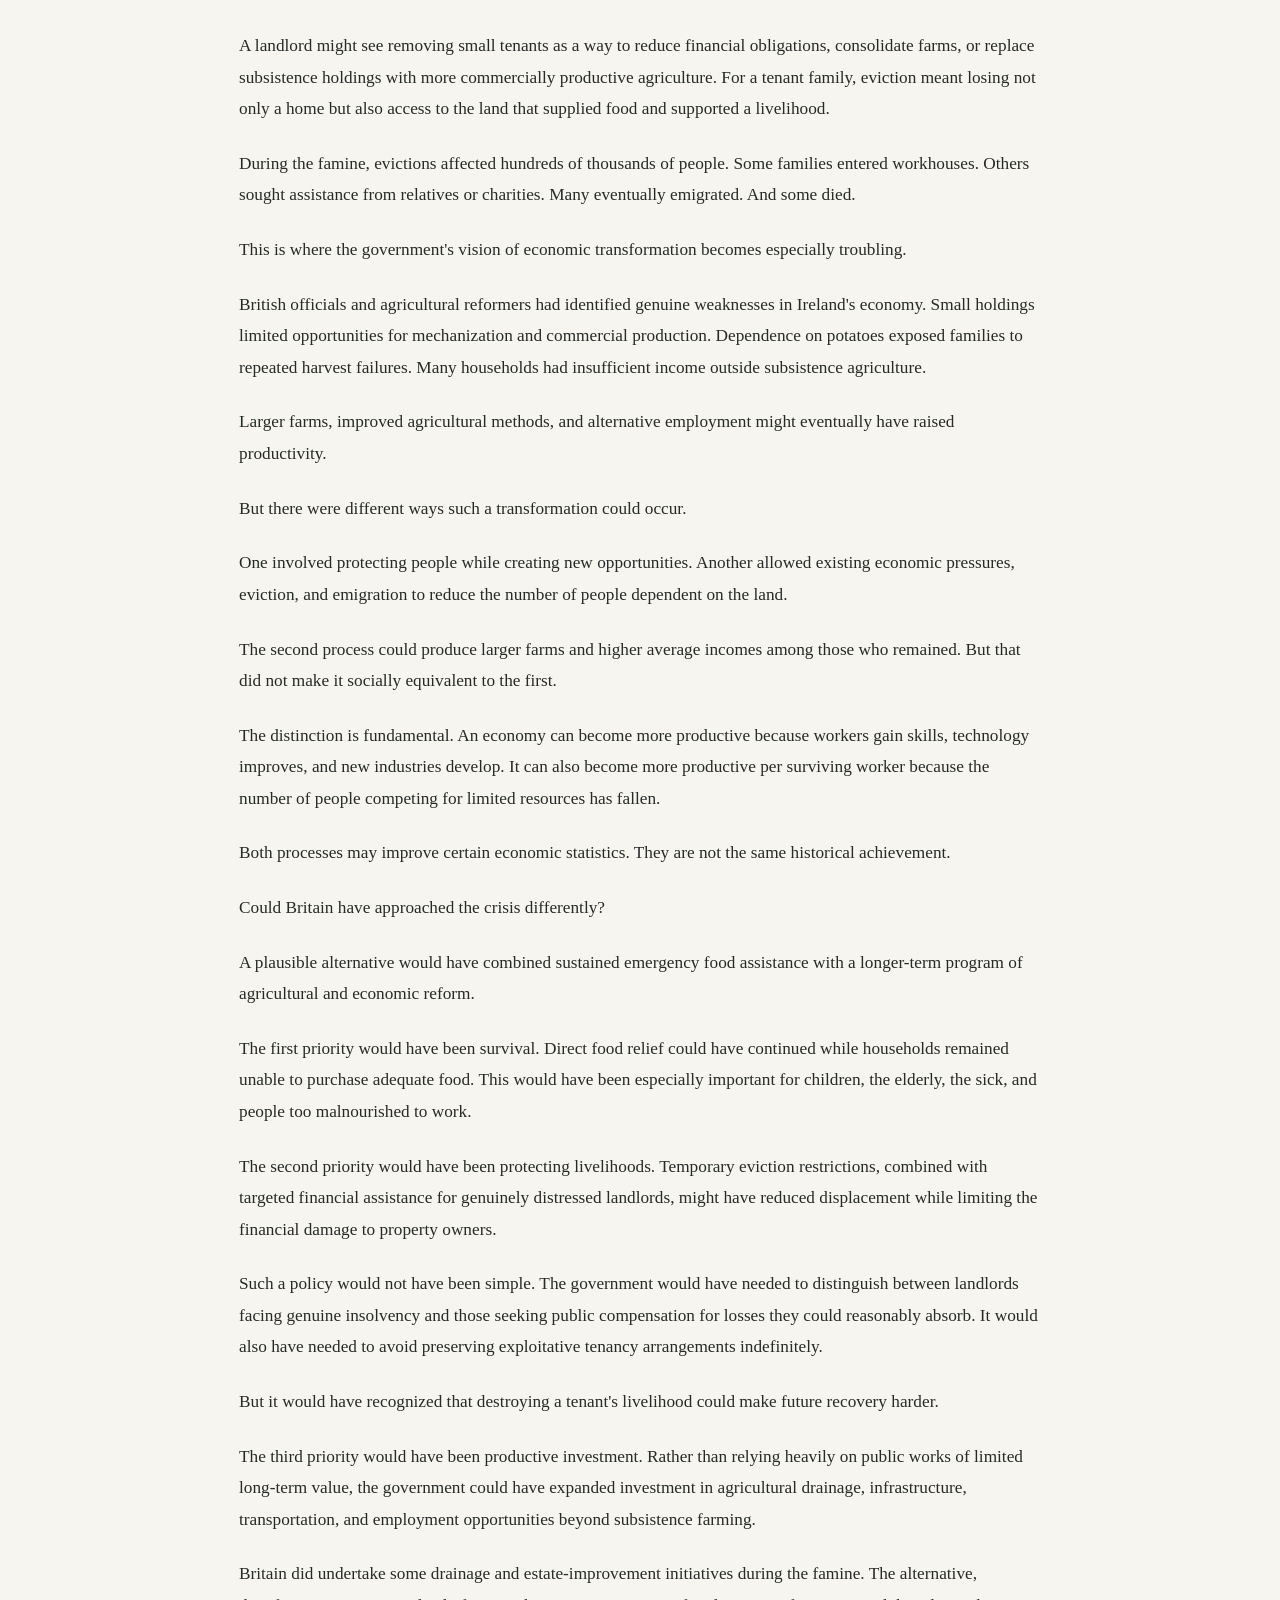
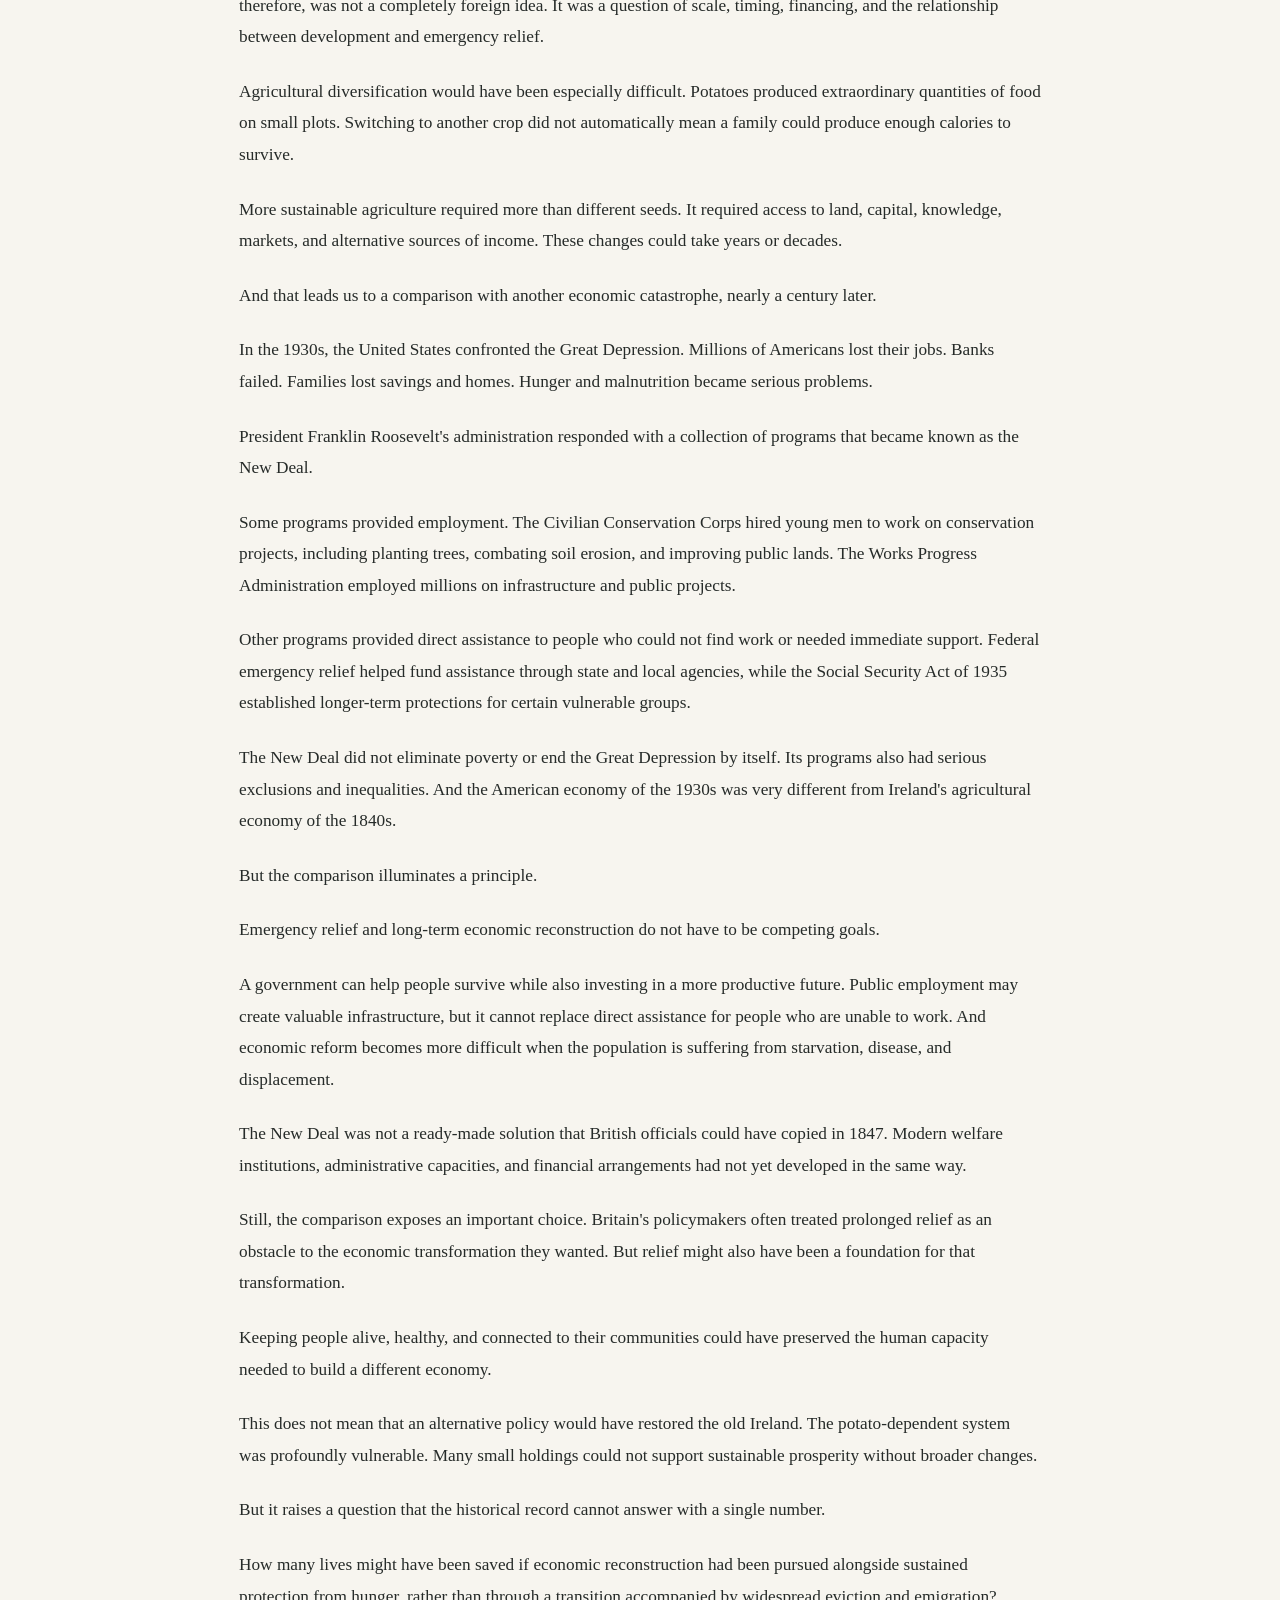
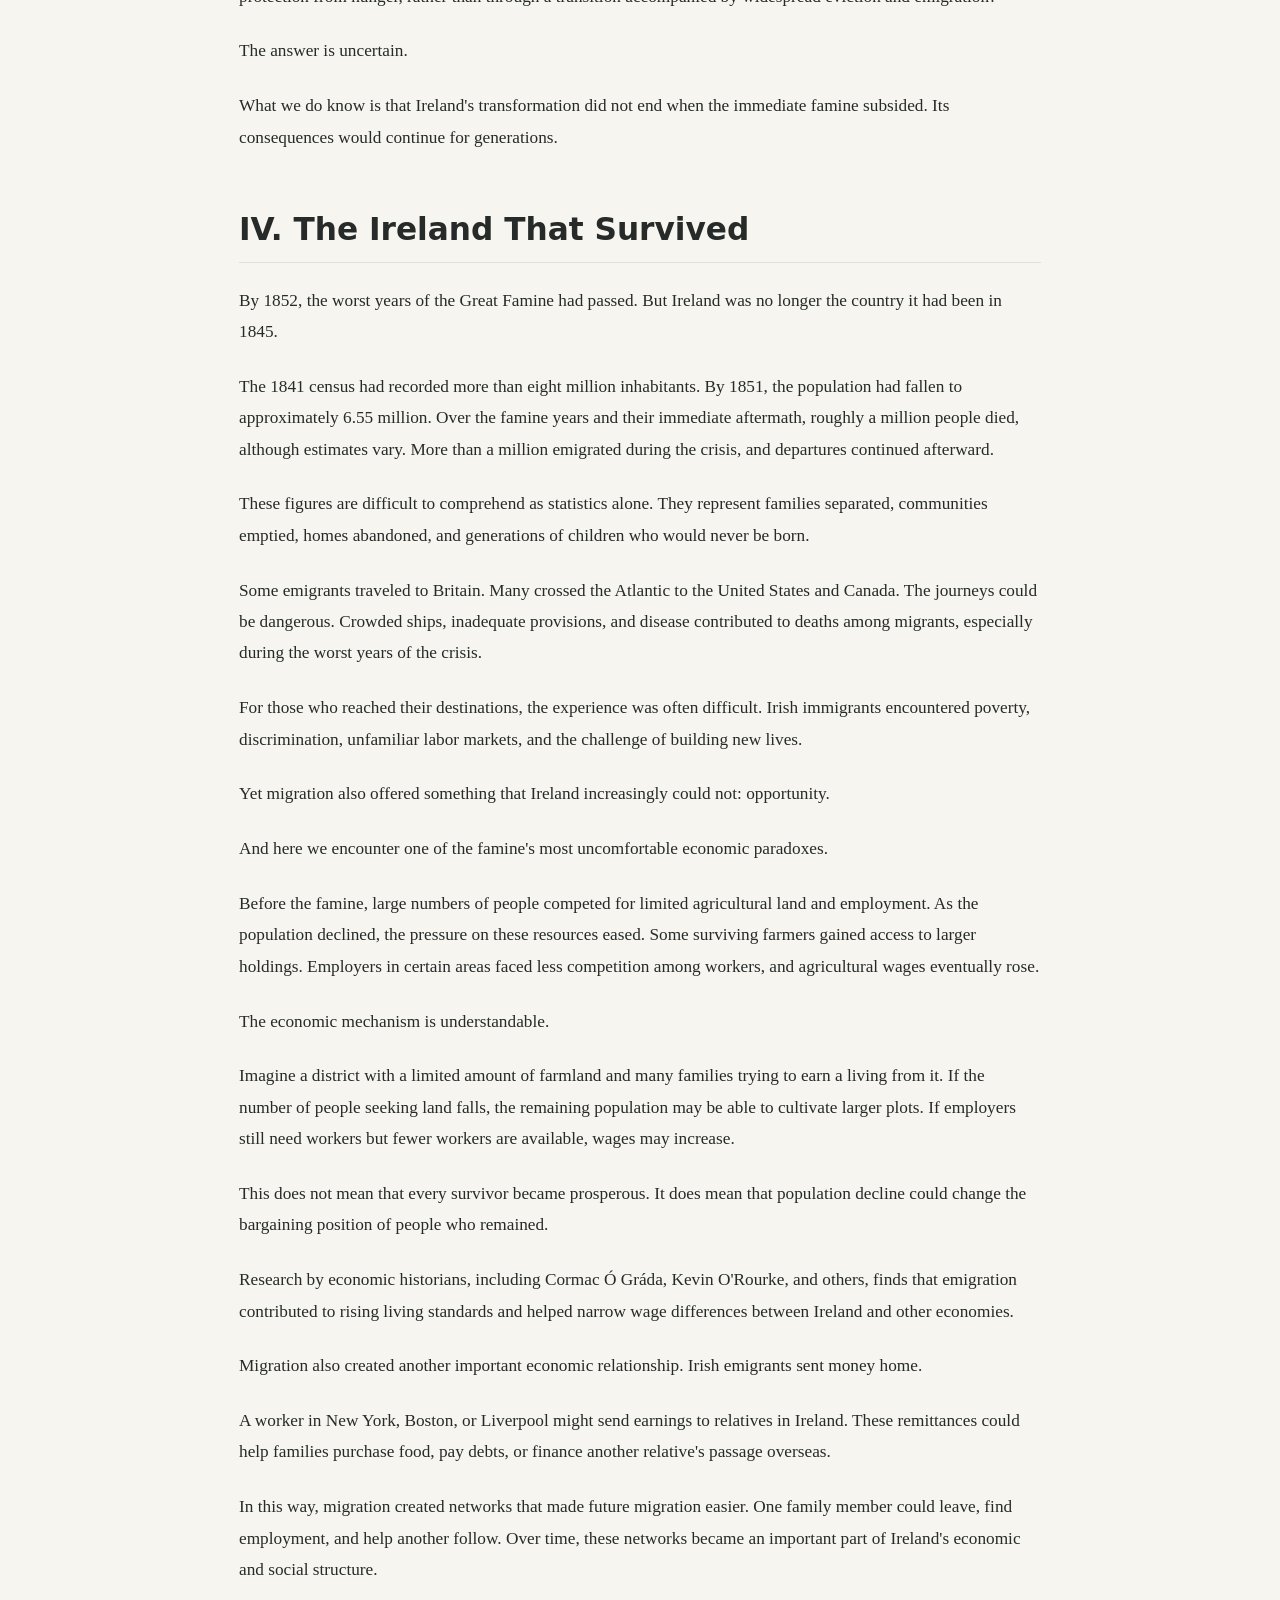
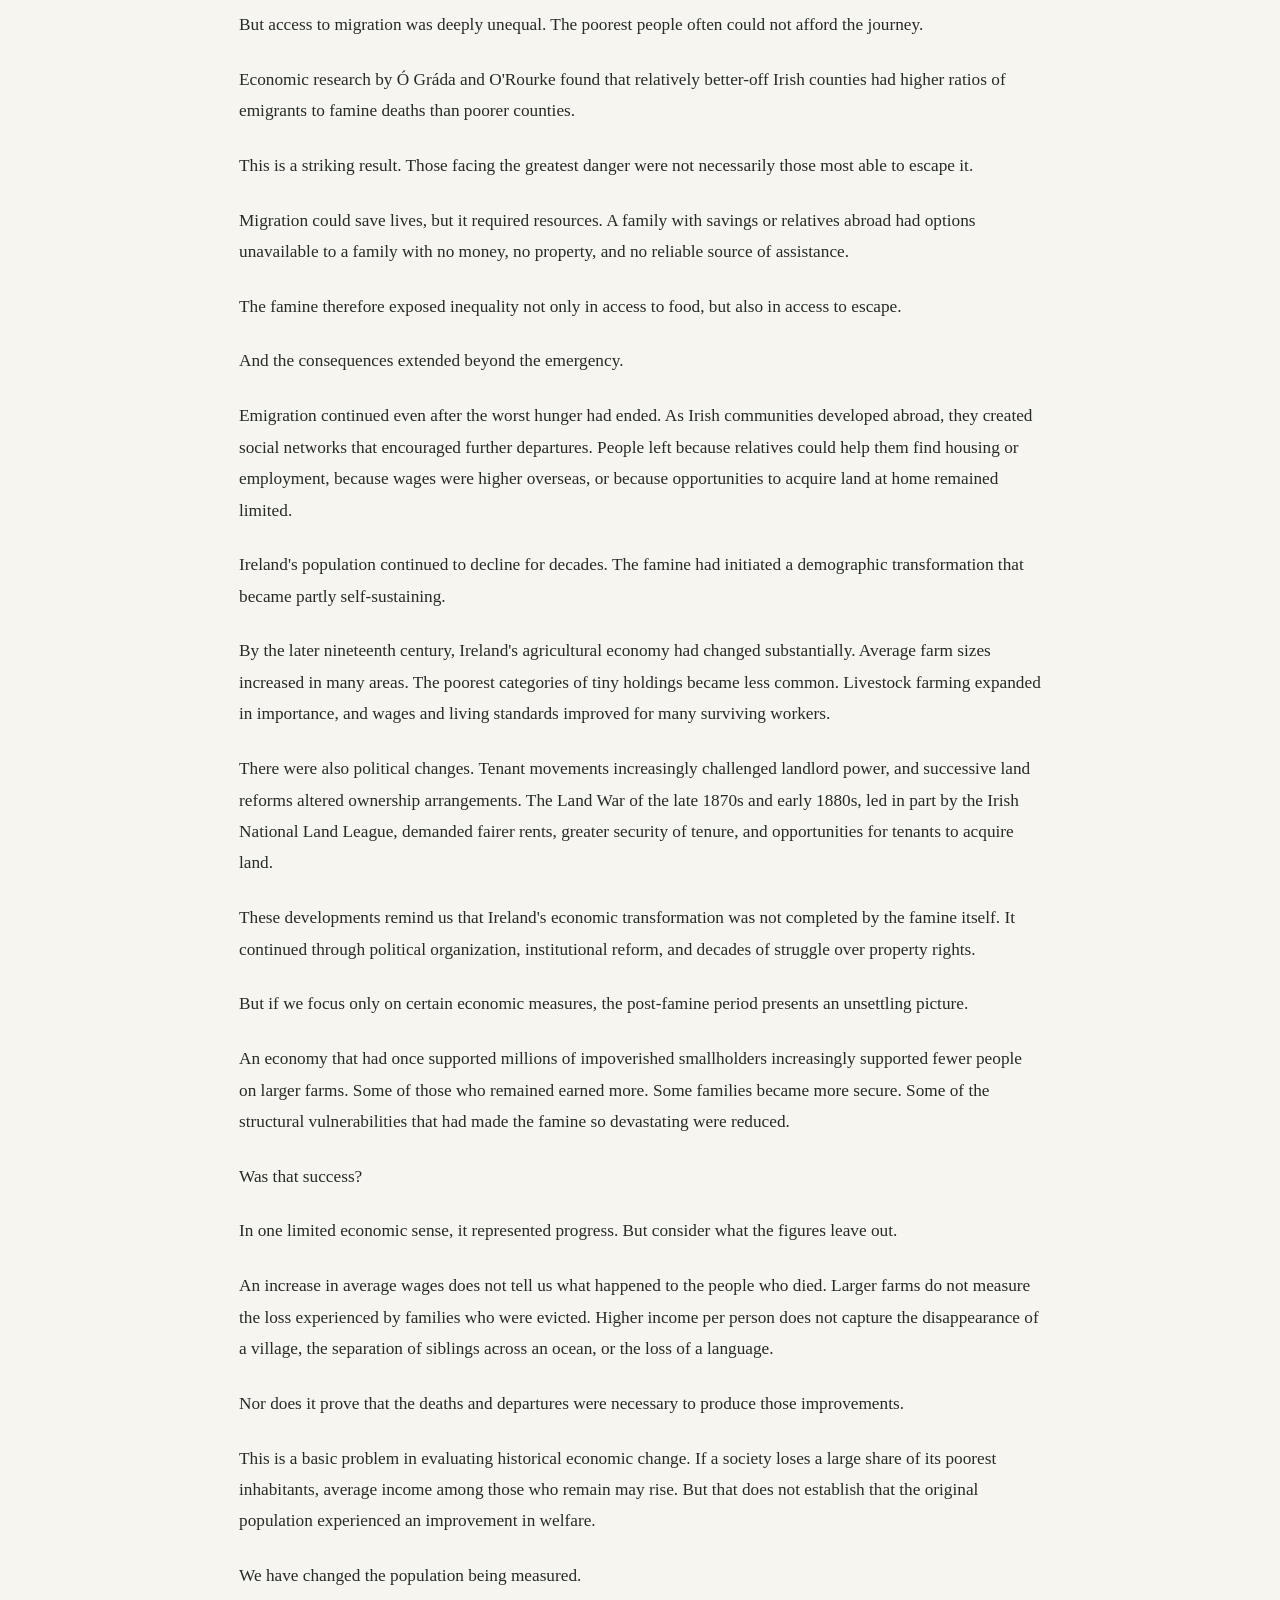
<file: week8.html>
<!DOCTYPE html>
<html lang="en">
<head>
<meta charset="UTF-8"><meta name="viewport" content="width=device-width, initial-scale=1.0">
<title>Week 8 | The Great Irish Famine — ECON 238</title>
<link rel="stylesheet" href="style.css">
<style>
/* Week 8 article styling only; your existing site stylesheet is still used. */
.lecture-wrap { max-width: 850px; margin: 0 auto; padding: 56px 24px 90px; }
.lecture-wrap .back-link { display: inline-block; margin-bottom: 30px; color: #26715f; text-decoration: none; font-weight: 600; }
.lecture-wrap .back-link:hover, .lecture-wrap a:hover { text-decoration: underline; }
.lecture-wrap .eyebrow { font-size: .82rem; letter-spacing: .12em; font-weight: 700; text-transform: uppercase; color: #397565; }
.lecture-wrap h1 { font-size: clamp(2rem, 5vw, 3.1rem); line-height: 1.15; margin: 14px 0 18px; }
.lecture-wrap .dek { font-size: 1.12rem; line-height: 1.65; color: #59645f; margin-bottom: 48px; }
.lecture-wrap .lecture-body { font-family: Georgia, 'Times New Roman', serif; font-size: 1.08rem; line-height: 1.82; color: #262b29; }
.lecture-wrap .lecture-body h2 { font-family: system-ui, -apple-system, BlinkMacSystemFont, 'Segoe UI', sans-serif; font-size: clamp(1.45rem, 3vw, 1.95rem); line-height: 1.3; margin: 56px 0 22px; padding-bottom: 12px; border-bottom: 1px solid #d9e2dc; }
.lecture-wrap .lecture-body p { margin: 0 0 1.35em; }
.lecture-wrap .reading-list { margin-top: 64px; border-top: 2px solid #d9e2dc; padding-top: 24px; }
.lecture-wrap .reading-list li { margin-bottom: 14px; line-height: 1.65; }
.lecture-wrap .reading-list a { color: #236c59; overflow-wrap: anywhere; }
.lecture-wrap .further { margin-top: 24px; line-height: 1.7; }
@media (max-width: 600px) { .lecture-wrap { padding: 32px 20px 60px; } .lecture-wrap .lecture-body { font-size: 1rem; } }
</style>
</head>
<body>
<header><nav class="navbar"><div class="logo">Erin Foley</div><div class="nav-links"><a href="index.html#home">Home</a><a href="index.html#work">Course Work</a><a href="index.html#about">About</a><a href="https://github.com/efoley13/econ238-portfolio">GitHub</a></div></nav></header>
<main class="lecture-wrap">
<a class="back-link" href="index.html#work">← Back to Course Work</a>
<p class="eyebrow">ECON 238 · Week 8 · Environmental Economic History</p>
<h1>The Great Irish Famine: The Price of Economic Progress</h1>
<p class="dek">An environmental and economic history lecture about British policy, the catastrophe of 1845–1852, and the transformation of Ireland.</p>
<article class="lecture-body">
<h2>I. The Land Before the Hunger</h2>
<p>In the summer of 1845, Ireland was home to more than eight million people. Across much of the countryside, families cultivated small plots of land, often rented from landlords who lived in larger houses or sometimes outside Ireland altogether. Their homes were modest, their savings limited, and their economic security precarious. Yet these families had found a remarkable way to survive: the potato.</p>
<p>Today, we might think of the potato as an ordinary vegetable, one among many foods in a grocery store. But in nineteenth-century Ireland, it was something much more consequential. It was the foundation of an entire rural economy. A small piece of land planted with potatoes could produce enough calories to sustain a family in a way that many other crops could not. Combined with milk, potatoes could provide a relatively nutritious diet. For a poor tenant farmer with limited land, growing potatoes was not necessarily evidence of ignorance or backwardness. It was a rational response to difficult economic circumstances.</p>
<p>But that rationality concealed an enormous danger. By the 1840s, millions of Irish people depended heavily on a single crop. Many households had little money to purchase alternative food. Their survival depended not only on the weather and the harvest, but on continued access to the land they cultivated. And most did not own that land.</p>
<p>To understand why, we need to travel backward, long before the famine began.</p>
<p>For centuries, English governments had expanded their authority over Ireland. During the sixteenth and seventeenth centuries, large areas of Irish land were confiscated and redistributed, often to Protestant settlers from England and Scotland. Over time, this helped create a society in which a predominantly Protestant landowning class controlled much of the countryside, while the majority Catholic population had far less access to property and political power.</p>
<p>The Penal Laws had historically restricted Catholics&#x27; opportunities to own and inherit land and participate fully in public life. Although many restrictions had been removed before the famine, their economic consequences remained. Changing a law does not automatically redistribute the wealth accumulated under that law.</p>
<p>By 1845, much of Ireland&#x27;s rural population still lived within a system shaped by those earlier inequalities. A tenant might grow potatoes to feed the family while producing other goods, earning wages, or selling labor to obtain money for rent. The landlord needed rental income to maintain an estate, pay debts, and meet other obligations. In prosperous years, this arrangement could function. But it left poor tenants exceptionally vulnerable to any interruption in their food supply.</p>
<p>There was another important fact about Ireland in 1845. It was not an independent country. Since the Act of Union took effect in 1801, Ireland had been part of the United Kingdom of Great Britain and Ireland. Irish representatives sat in Parliament at Westminster, but political and economic power remained deeply unequal. Decisions about trade, government expenditure, and famine relief would be made within this larger political system. And those decisions would soon matter enormously.</p>
<p>In the autumn of 1845, farmers began discovering that their potatoes were rotting. The cause was Phytophthora infestans, a pathogen that had spread through European potato crops. The disease attacked the plant and its tubers, turning what had appeared to be a promising harvest into an unusable mass.</p>
<p>The first year&#x27;s failure was devastating, but not yet the full catastrophe. Governments and households could sometimes survive a single bad harvest. Families might use savings, sell possessions, borrow money, or rely on assistance. But what happens when the next harvest fails too? And what happens when the people most dependent on that harvest have almost nothing left to sell?</p>
<p>The biological disaster had begun. The economic and political disaster was still unfolding.</p>
<h2>II. The Choices That Turned a Crop Failure into a Catastrophe</h2>
<p>When the potato blight appeared in 1845, Britain&#x27;s prime minister was Sir Robert Peel. Peel was a Conservative politician, but he was also a pragmatist who understood that economic rules sometimes needed to change when circumstances demanded it.</p>
<p>His government arranged to purchase £100,000 worth of maize from the United States and transport it to Ireland. The intention was to increase food supplies and help prevent prices from rising beyond what ordinary households could afford. The maize was sometimes called Indian corn, although it came from America, not India. It was unfamiliar to many Irish households, and preparing it properly required knowledge and equipment that were not always available.</p>
<p>Nevertheless, the purchase demonstrated something important: the British government could intervene directly in food markets when it believed intervention was necessary.</p>
<p>Peel also confronted another controversial issue. For decades, Britain had maintained the Corn Laws, which imposed restrictions on imported grain and protected domestic agricultural producers from foreign competition. These laws benefited some landowners by supporting agricultural prices. But they also made imported food more expensive, placing burdens on consumers. In ordinary circumstances, the Corn Laws were already politically divisive. During a food crisis, their consequences became more urgent.</p>
<p>Peel moved to repeal them in 1846. The decision divided his Conservative Party and contributed to the collapse of his government. The repeal was a major turning point in Britain&#x27;s embrace of free trade, although it did not provide an immediate solution to Ireland&#x27;s worsening famine.</p>
<p>This is one of the first moments when environmental catastrophe, economics, and politics become inseparable. A biological disease had destroyed a crop. But the price of alternative food depended partly on legislation passed by people who had never cultivated an Irish potato field. And changing that legislation helped bring down a prime minister.</p>
<p>In June 1846, Peel left office. His successor was Lord John Russell, whose Whig government inherited an emergency that was becoming far more severe.</p>
<p>The potato harvest of 1846 failed catastrophically. The consequences were no longer limited to households losing their preferred food. Families exhausted their savings, sold livestock and possessions, accumulated debts, and struggled to pay rent. The market for food still existed, but for many people, the ability to participate in that market was disappearing.</p>
<p>This is a crucial economic distinction.</p>
<p>Imagine two families living near the same market. One has savings, livestock, and income from selling grain. The other depends almost entirely on potatoes grown on a rented plot. When the potato crop fails, both families face higher food prices. But their circumstances are radically different. The first family may be able to purchase imported grain. The second may have nothing to exchange for it.</p>
<p>To a merchant, the first family represents demand backed by purchasing power. The second represents desperate human need, but very little effective market demand.</p>
<p>This distinction would later become central to economist Amartya Sen&#x27;s work on famine. Sen argued that understanding starvation requires examining not only the total supply of food, but also people&#x27;s entitlements: the resources, rights, wages, and property through which they can obtain it. A person can starve while food remains available for sale.</p>
<p>Ireland provides a particularly powerful historical setting for exploring this idea, although the sheer scale of the potato losses also makes it a story of genuine food-supply collapse.</p>
<p>And food was still leaving Ireland.</p>
<p>Throughout the famine, Irish grain, livestock, butter, and other agricultural products continued to be exported, much of it to Britain. For generations, this fact has occupied a central place in Irish historical memory. How could a country export food while its inhabitants were dying of hunger?</p>
<p>The answer begins with property and markets. Commercial producers owned goods they could sell. British purchasers could offer prices that made exports profitable. Impoverished Irish tenants, meanwhile, often lacked the money to compete.</p>
<p>But there is an important complication. Ireland was also importing food, and by 1847 its grain imports exceeded its grain exports. The potato crop had supplied an enormous quantity of calories, and even retaining all exported grain would not have replaced the lost harvest. Economic historian Cormac Ó Gráda has emphasized that the ecological shock was too large to explain away as merely a problem of exports.</p>
<p>That does not make exports irrelevant. Food leaving a starving region could intensify shortages at particular moments, especially before sufficient imports arrived. But it means that simply prohibiting exports was unlikely to solve the crisis. The more difficult question was how to increase food availability while ensuring that impoverished households could actually obtain it.</p>
<p>Britain&#x27;s answer increasingly centered on work.</p>
<p>Under Russell&#x27;s government, the public works system expanded dramatically. The underlying economic idea was straightforward. Instead of simply giving people food, the government would provide employment. Workers would earn wages. They would use those wages to purchase food, supporting both their families and the market economy.</p>
<p>The projects included road construction and other public improvements. The policy reflected a belief that assistance should preserve the connection between labor and income. Officials feared that unrestricted charity could encourage dependency, weaken incentives to work, and undermine private enterprise.</p>
<p>These concerns were not unique to Britain or to the nineteenth century. Governments have repeatedly struggled with the question of how to provide assistance without creating undesirable economic incentives. But the circumstances in Ireland exposed a fundamental weakness in this approach.</p>
<p>Many of the people seeking employment were already starving.</p>
<p>A person suffering from malnutrition has less physical strength, greater vulnerability to disease, and a reduced capacity for sustained labor. Some workers traveled considerable distances to reach their assigned projects. Wages could be delayed. Food prices were rising. Even when wages arrived, they might not purchase enough food to restore a family&#x27;s health.</p>
<p>By March 1847, the public works program employed more than 700,000 people. Yet the scale of employment did not translate into adequate protection against starvation and disease. The government had created jobs, but jobs alone were not enough.</p>
<p>And some projects contributed relatively little to Ireland&#x27;s long-term productive capacity. Officials had been reluctant to finance improvements that primarily benefited private landlords. Why should public money be used to increase the value of private estates? That concern was understandable. But it could mean that the government was paying people to undertake relatively unproductive work while potentially valuable agricultural improvements remained undone.</p>
<p>Here was an extraordinary contradiction. Britain wanted to preserve economic incentives and avoid wasting public money. Yet the system it designed could require starving people to perform difficult labor on projects of limited economic value. The government was attempting to address hunger through employment at precisely the moment hunger was destroying people&#x27;s ability to work.</p>
<p>During the winter of 1846–1847, conditions deteriorated sharply. Hunger weakened people, and infectious diseases spread through communities already under enormous strain. Typhus, relapsing fever, and other illnesses contributed substantially to famine mortality. The period became known as Black &#x27;47.</p>
<p>By then, the British government had begun recognizing that its public works strategy was failing. A different approach was needed.</p>
<p>In February 1847, Parliament passed legislation authorizing a temporary system of direct food relief. Instead of requiring every recipient to perform physical labor, local relief committees could distribute prepared food through soup kitchens.</p>
<p>The system developed slowly, partly because of administrative delays. But once operating at scale, it reached an extraordinary number of people. By July 1847, more than three million people were receiving food daily.</p>
<p>Consider what that means. A government that had struggled to sustain starving people through employment was now supporting a food distribution network reaching roughly one-third of Ireland&#x27;s population.</p>
<p>The food was often basic, and the rations were not generous. Yet direct feeding removed one of the public works system&#x27;s central problems: people did not have to demonstrate their capacity for hard physical labor before receiving enough food to survive. Historical accounts indicate that this intervention saved lives and helped reduce mortality where it operated effectively.</p>
<p>For a moment, the government&#x27;s response seemed to have changed.</p>
<p>And then, in late August and September 1847, the temporary soup-kitchen system was wound down. The government expected the new harvest to improve conditions. The potato crop in 1847 was less badly affected, but planting had been sharply reduced, and Ireland&#x27;s underlying crisis was far from over.</p>
<p>The relief system was replaced by a greater reliance on the Poor Law.</p>
<p>To understand why this happened, we need to meet one of the most consequential figures in the famine.</p>
<p>Sir Charles Trevelyan was a senior British Treasury official who played a major role in administering famine relief. He was not an elected prime minister. He was a civil servant, operating within the machinery of government. That makes his influence especially revealing.</p>
<p>Trevelyan believed in administrative discipline, financial responsibility, and the importance of transforming Ireland&#x27;s agricultural economy. He feared that prolonged government assistance would discourage private enterprise and create lasting dependence on the state.</p>
<p>His thinking was also influenced by evangelical Christianity. Like some contemporaries, he interpreted the famine partly through a providential framework, seeing the disaster as an occasion for profound social change.</p>
<p>To understand Trevelyan, we should distinguish between his diagnosis of Ireland&#x27;s economy and the policies he supported. He was not entirely wrong to believe that Ireland&#x27;s agricultural system was dangerously fragile. An economy dependent on tiny holdings and a single staple crop could not easily withstand repeated biological shocks.</p>
<p>But identifying a structural problem is different from deciding how to solve it.</p>
<p>Trevelyan and other policymakers feared that continued assistance would preserve an unsustainable system. They wanted private markets, landlords, and local institutions to assume greater responsibility. Yet those institutions were themselves being overwhelmed by the catastrophe.</p>
<p>The question was no longer simply whether Ireland needed economic reform. It was whether reform could occur without abandoning people whose lives depended on the existing system.</p>
<p>And there was another factor shaping the government&#x27;s decisions: money.</p>
<p>In 1847, Britain experienced a serious financial crisis. Banks and businesses came under pressure. Credit tightened. Policymakers feared financial instability. The British monetary system operated under rules closely connected to gold reserves, and the Bank Charter Act of 1844 constrained the issue of banknotes. Government borrowing therefore carried political and financial concerns that are easy to underestimate from a modern perspective.</p>
<p>Economic historian Charles Read has argued that this financial crisis was a major factor in Britain&#x27;s decision to reduce famine relief expenditure. This interpretation complicates the familiar account that British policy was driven entirely by indifference or laissez-faire ideology. Treasury officials were confronting real financial difficulties.</p>
<p>But financial constraints do not eliminate political choices.</p>
<p>Britain was an industrial power with a broad tax base, substantial borrowing capacity over time, and the ability to determine how public burdens were distributed. Its government could choose between spending priorities. It could consider taxation, borrowing, changes in financial policy, or different ways of allocating relief costs. Each alternative carried risks.</p>
<p>The historical evidence does not establish that Britain could have prevented every famine death simply by spending more money. It does, however, make it difficult to treat the withdrawal of relief as the only possible response.</p>
<p>And this brings us to one of the most consequential decisions of 1847.</p>
<p>Under the Poor Law system, responsibility for supporting impoverished people increasingly rested on locally financed institutions. Ireland was divided into Poor Law unions, which raised funds through taxes on property.</p>
<p>At first glance, this arrangement might seem reasonable. Local institutions could identify the people most in need. Local property owners had incentives to manage spending carefully. Relief would not depend entirely on distant officials in London.</p>
<p>But consider what happened when famine struck.</p>
<p>In the poorest districts, more people required assistance precisely as local incomes and the ability to pay taxes were collapsing. Landlords struggled to collect rents. Tenants had little or no income. Agricultural activity was disrupted.</p>
<p>The demand for relief increased while the local capacity to finance it declined.</p>
<p>This is a fundamental problem in public finance. A small community experiencing an economic catastrophe may be least capable of paying for the assistance its residents need most. Spreading the cost across a larger population can make disaster relief more sustainable.</p>
<p>Yet Britain&#x27;s policies increasingly placed the burden on Irish property owners and local institutions.</p>
<p>The contrast was striking. Ireland belonged to the United Kingdom when it came to political authority and commercial integration. But when it came to financing the survival of its poorest inhabitants, responsibility was increasingly localized.</p>
<p>This was not merely a dispute about accounting. It changed the incentives facing landlords. And those incentives would have profound consequences for the people living on their land.</p>
<h2>III. Land, Eviction, and the Economy Britain Wanted to Build</h2>
<p>In June 1847, Parliament passed the Poor Law Extension Act. Among its provisions was a rule that became known as the Gregory Clause, named after the Irish parliamentarian William Gregory.</p>
<p>The provision generally prevented people occupying more than one-quarter of an acre of land from receiving public poor relief. Its logic reflected a particular understanding of poverty and responsibility. If someone still possessed access to land, officials could argue that they had resources and should not depend on public assistance.</p>
<p>But this reasoning created a cruel dilemma.</p>
<p>Imagine a family occupying a small rented holding. Their potato crop has failed. They have exhausted their savings, and the land no longer produces enough food to sustain them. They are starving, but they still occupy more than a quarter-acre.</p>
<p>Under the rule, retaining that holding could prevent them from qualifying for relief. To receive assistance, they might have to surrender the land that represented their best hope of future independence.</p>
<p>The policy therefore encouraged some impoverished families to give up their holdings precisely when their economic security was most fragile.</p>
<p>For landlords, the Poor Law system created additional pressures. Landlords could face substantial poor-rate obligations, while their tenants were increasingly unable to pay rent. Some estates were already heavily indebted before the famine.</p>
<p>Not every landlord was wealthy. Not every landlord was Protestant, and not every tenant was Catholic. Some landlords attempted to support tenants, reduce rents, or finance relief. Others pursued evictions and estate consolidation.</p>
<p>The religious divide mattered because it reflected a longer history of unequal power. Many Protestant landlords belonged to a social class that had benefited from centuries of land redistribution and political privilege, while Catholic tenants were disproportionately represented among the rural poor. Religious prejudice could influence how poverty was understood and whose suffering was considered deserving of help.</p>
<p>But the economic incentives created by law also mattered, regardless of an individual landlord&#x27;s religion.</p>
<p>A landlord might see removing small tenants as a way to reduce financial obligations, consolidate farms, or replace subsistence holdings with more commercially productive agriculture. For a tenant family, eviction meant losing not only a home but also access to the land that supplied food and supported a livelihood.</p>
<p>During the famine, evictions affected hundreds of thousands of people. Some families entered workhouses. Others sought assistance from relatives or charities. Many eventually emigrated. And some died.</p>
<p>This is where the government&#x27;s vision of economic transformation becomes especially troubling.</p>
<p>British officials and agricultural reformers had identified genuine weaknesses in Ireland&#x27;s economy. Small holdings limited opportunities for mechanization and commercial production. Dependence on potatoes exposed families to repeated harvest failures. Many households had insufficient income outside subsistence agriculture.</p>
<p>Larger farms, improved agricultural methods, and alternative employment might eventually have raised productivity.</p>
<p>But there were different ways such a transformation could occur.</p>
<p>One involved protecting people while creating new opportunities. Another allowed existing economic pressures, eviction, and emigration to reduce the number of people dependent on the land.</p>
<p>The second process could produce larger farms and higher average incomes among those who remained. But that did not make it socially equivalent to the first.</p>
<p>The distinction is fundamental. An economy can become more productive because workers gain skills, technology improves, and new industries develop. It can also become more productive per surviving worker because the number of people competing for limited resources has fallen.</p>
<p>Both processes may improve certain economic statistics. They are not the same historical achievement.</p>
<p>Could Britain have approached the crisis differently?</p>
<p>A plausible alternative would have combined sustained emergency food assistance with a longer-term program of agricultural and economic reform.</p>
<p>The first priority would have been survival. Direct food relief could have continued while households remained unable to purchase adequate food. This would have been especially important for children, the elderly, the sick, and people too malnourished to work.</p>
<p>The second priority would have been protecting livelihoods. Temporary eviction restrictions, combined with targeted financial assistance for genuinely distressed landlords, might have reduced displacement while limiting the financial damage to property owners.</p>
<p>Such a policy would not have been simple. The government would have needed to distinguish between landlords facing genuine insolvency and those seeking public compensation for losses they could reasonably absorb. It would also have needed to avoid preserving exploitative tenancy arrangements indefinitely.</p>
<p>But it would have recognized that destroying a tenant&#x27;s livelihood could make future recovery harder.</p>
<p>The third priority would have been productive investment. Rather than relying heavily on public works of limited long-term value, the government could have expanded investment in agricultural drainage, infrastructure, transportation, and employment opportunities beyond subsistence farming.</p>
<p>Britain did undertake some drainage and estate-improvement initiatives during the famine. The alternative, therefore, was not a completely foreign idea. It was a question of scale, timing, financing, and the relationship between development and emergency relief.</p>
<p>Agricultural diversification would have been especially difficult. Potatoes produced extraordinary quantities of food on small plots. Switching to another crop did not automatically mean a family could produce enough calories to survive.</p>
<p>More sustainable agriculture required more than different seeds. It required access to land, capital, knowledge, markets, and alternative sources of income. These changes could take years or decades.</p>
<p>And that leads us to a comparison with another economic catastrophe, nearly a century later.</p>
<p>In the 1930s, the United States confronted the Great Depression. Millions of Americans lost their jobs. Banks failed. Families lost savings and homes. Hunger and malnutrition became serious problems.</p>
<p>President Franklin Roosevelt&#x27;s administration responded with a collection of programs that became known as the New Deal.</p>
<p>Some programs provided employment. The Civilian Conservation Corps hired young men to work on conservation projects, including planting trees, combating soil erosion, and improving public lands. The Works Progress Administration employed millions on infrastructure and public projects.</p>
<p>Other programs provided direct assistance to people who could not find work or needed immediate support. Federal emergency relief helped fund assistance through state and local agencies, while the Social Security Act of 1935 established longer-term protections for certain vulnerable groups.</p>
<p>The New Deal did not eliminate poverty or end the Great Depression by itself. Its programs also had serious exclusions and inequalities. And the American economy of the 1930s was very different from Ireland&#x27;s agricultural economy of the 1840s.</p>
<p>But the comparison illuminates a principle.</p>
<p>Emergency relief and long-term economic reconstruction do not have to be competing goals.</p>
<p>A government can help people survive while also investing in a more productive future. Public employment may create valuable infrastructure, but it cannot replace direct assistance for people who are unable to work. And economic reform becomes more difficult when the population is suffering from starvation, disease, and displacement.</p>
<p>The New Deal was not a ready-made solution that British officials could have copied in 1847. Modern welfare institutions, administrative capacities, and financial arrangements had not yet developed in the same way.</p>
<p>Still, the comparison exposes an important choice. Britain&#x27;s policymakers often treated prolonged relief as an obstacle to the economic transformation they wanted. But relief might also have been a foundation for that transformation.</p>
<p>Keeping people alive, healthy, and connected to their communities could have preserved the human capacity needed to build a different economy.</p>
<p>This does not mean that an alternative policy would have restored the old Ireland. The potato-dependent system was profoundly vulnerable. Many small holdings could not support sustainable prosperity without broader changes.</p>
<p>But it raises a question that the historical record cannot answer with a single number.</p>
<p>How many lives might have been saved if economic reconstruction had been pursued alongside sustained protection from hunger, rather than through a transition accompanied by widespread eviction and emigration?</p>
<p>The answer is uncertain.</p>
<p>What we do know is that Ireland&#x27;s transformation did not end when the immediate famine subsided. Its consequences would continue for generations.</p>
<h2>IV. The Ireland That Survived</h2>
<p>By 1852, the worst years of the Great Famine had passed. But Ireland was no longer the country it had been in 1845.</p>
<p>The 1841 census had recorded more than eight million inhabitants. By 1851, the population had fallen to approximately 6.55 million. Over the famine years and their immediate aftermath, roughly a million people died, although estimates vary. More than a million emigrated during the crisis, and departures continued afterward.</p>
<p>These figures are difficult to comprehend as statistics alone. They represent families separated, communities emptied, homes abandoned, and generations of children who would never be born.</p>
<p>Some emigrants traveled to Britain. Many crossed the Atlantic to the United States and Canada. The journeys could be dangerous. Crowded ships, inadequate provisions, and disease contributed to deaths among migrants, especially during the worst years of the crisis.</p>
<p>For those who reached their destinations, the experience was often difficult. Irish immigrants encountered poverty, discrimination, unfamiliar labor markets, and the challenge of building new lives.</p>
<p>Yet migration also offered something that Ireland increasingly could not: opportunity.</p>
<p>And here we encounter one of the famine&#x27;s most uncomfortable economic paradoxes.</p>
<p>Before the famine, large numbers of people competed for limited agricultural land and employment. As the population declined, the pressure on these resources eased. Some surviving farmers gained access to larger holdings. Employers in certain areas faced less competition among workers, and agricultural wages eventually rose.</p>
<p>The economic mechanism is understandable.</p>
<p>Imagine a district with a limited amount of farmland and many families trying to earn a living from it. If the number of people seeking land falls, the remaining population may be able to cultivate larger plots. If employers still need workers but fewer workers are available, wages may increase.</p>
<p>This does not mean that every survivor became prosperous. It does mean that population decline could change the bargaining position of people who remained.</p>
<p>Research by economic historians, including Cormac Ó Gráda, Kevin O&#x27;Rourke, and others, finds that emigration contributed to rising living standards and helped narrow wage differences between Ireland and other economies.</p>
<p>Migration also created another important economic relationship. Irish emigrants sent money home.</p>
<p>A worker in New York, Boston, or Liverpool might send earnings to relatives in Ireland. These remittances could help families purchase food, pay debts, or finance another relative&#x27;s passage overseas.</p>
<p>In this way, migration created networks that made future migration easier. One family member could leave, find employment, and help another follow. Over time, these networks became an important part of Ireland&#x27;s economic and social structure.</p>
<p>But access to migration was deeply unequal. The poorest people often could not afford the journey.</p>
<p>Economic research by Ó Gráda and O&#x27;Rourke found that relatively better-off Irish counties had higher ratios of emigrants to famine deaths than poorer counties.</p>
<p>This is a striking result. Those facing the greatest danger were not necessarily those most able to escape it.</p>
<p>Migration could save lives, but it required resources. A family with savings or relatives abroad had options unavailable to a family with no money, no property, and no reliable source of assistance.</p>
<p>The famine therefore exposed inequality not only in access to food, but also in access to escape.</p>
<p>And the consequences extended beyond the emergency.</p>
<p>Emigration continued even after the worst hunger had ended. As Irish communities developed abroad, they created social networks that encouraged further departures. People left because relatives could help them find housing or employment, because wages were higher overseas, or because opportunities to acquire land at home remained limited.</p>
<p>Ireland&#x27;s population continued to decline for decades. The famine had initiated a demographic transformation that became partly self-sustaining.</p>
<p>By the later nineteenth century, Ireland&#x27;s agricultural economy had changed substantially. Average farm sizes increased in many areas. The poorest categories of tiny holdings became less common. Livestock farming expanded in importance, and wages and living standards improved for many surviving workers.</p>
<p>There were also political changes. Tenant movements increasingly challenged landlord power, and successive land reforms altered ownership arrangements. The Land War of the late 1870s and early 1880s, led in part by the Irish National Land League, demanded fairer rents, greater security of tenure, and opportunities for tenants to acquire land.</p>
<p>These developments remind us that Ireland&#x27;s economic transformation was not completed by the famine itself. It continued through political organization, institutional reform, and decades of struggle over property rights.</p>
<p>But if we focus only on certain economic measures, the post-famine period presents an unsettling picture.</p>
<p>An economy that had once supported millions of impoverished smallholders increasingly supported fewer people on larger farms. Some of those who remained earned more. Some families became more secure. Some of the structural vulnerabilities that had made the famine so devastating were reduced.</p>
<p>Was that success?</p>
<p>In one limited economic sense, it represented progress. But consider what the figures leave out.</p>
<p>An increase in average wages does not tell us what happened to the people who died. Larger farms do not measure the loss experienced by families who were evicted. Higher income per person does not capture the disappearance of a village, the separation of siblings across an ocean, or the loss of a language.</p>
<p>Nor does it prove that the deaths and departures were necessary to produce those improvements.</p>
<p>This is a basic problem in evaluating historical economic change. If a society loses a large share of its poorest inhabitants, average income among those who remain may rise. But that does not establish that the original population experienced an improvement in welfare.</p>
<p>We have changed the population being measured.</p>
<p>And in Ireland, the losses were not only demographic. They were cultural.</p>
<p>Before the famine, Irish was widely spoken in many rural communities, especially in western and southern Ireland. These were also among the regions most vulnerable to potato failure, poverty, and population loss.</p>
<p>When famine and emigration devastated those communities, they damaged the social networks through which language and traditions were transmitted.</p>
<p>The decline of Irish had begun before 1845. English was already increasingly important for government, education, commerce, and employment. Families understood that speaking English could provide their children with opportunities unavailable to those who spoke only Irish.</p>
<p>The famine accelerated these pressures. As people emigrated, as rural communities declined, and as economic opportunities increasingly depended on participation in English-speaking markets, the incentives to adopt English became stronger.</p>
<p>For an individual family, teaching children English could be an economically sensible decision. But when thousands of families made similar decisions, the collective result could be the weakening of a language that had carried stories, songs, traditions, and identities for generations.</p>
<p>This is another example of a tension between individual economic incentives and collective cultural outcomes.</p>
<p>No single family had to intend the disappearance of Irish for its decline to occur. Economic opportunities and historical catastrophe could reshape culture through countless individual decisions.</p>
<p>Yet Irish culture did not simply vanish. It traveled.</p>
<p>Irish communities grew in American and British cities. Immigrants established churches, associations, newspapers, political organizations, and social networks. They preserved aspects of Irish identity while adapting to new societies.</p>
<p>The Irish diaspora became an important force in politics, culture, and the relationship between Ireland and Britain.</p>
<p>And within Ireland, cultural revival movements emerged later in the nineteenth century. The Gaelic Athletic Association, founded in 1884, promoted Irish sports and cultural identity. The Gaelic League, established in 1893, worked to revive the Irish language.</p>
<p>These movements were part of a broader reassertion of Irish national identity. The famine&#x27;s legacy contributed to political movements that challenged British rule, although Irish nationalism had much deeper roots and cannot be explained by the famine alone.</p>
<p>Here, the story takes another unexpected turn.</p>
<p>The catastrophe that weakened traditional Irish-speaking communities also became part of the historical memory that helped motivate later generations to defend and revive Irish culture.</p>
<p>The famine changed not only Ireland&#x27;s population and economy, but also the meaning of Irish identity. And it changed where that identity existed.</p>
<p>Ireland had become a country whose people increasingly lived beyond its borders. Its economy could not be understood without migration and remittances. Its culture could not be understood without the diaspora. Its politics could not be understood without the memory of the famine.</p>
<p>The transformation that British officials had imagined as agricultural modernization became something far larger and more consequential.</p>
<p>It remade an entire society.</p>
<h2>V. Did Ireland Have to Lose So Many People?</h2>
<p>Let us return to Ireland in the summer of 1847.</p>
<p>More than three million people were receiving food through emergency relief. The British government had demonstrated that direct assistance could reach an enormous share of the population.</p>
<p>But the system was temporary.</p>
<p>Officials feared continued dependence on government support. They worried about public expenditure, the financial crisis, and the future of Ireland&#x27;s agricultural economy. They wanted private enterprise and local institutions to assume greater responsibility. And they believed that Ireland needed fundamental economic change.</p>
<p>On that final point, they had identified a genuine problem.</p>
<p>The pre-famine economy had left millions dependent on small plots and a crop vulnerable to devastating disease. A return to precisely the same conditions would have left Ireland exposed to future catastrophes.</p>
<p>But recognizing the need for change does not settle how change should be achieved.</p>
<p>This is the central lesson of the famine.</p>
<p>Economic restructuring has costs. Those costs can be distributed in different ways. They can fall on taxpayers, property owners, consumers, workers, or vulnerable households. Governments can spread losses across a larger population, borrow against future resources, protect people during transitions, or leave them to absorb the consequences themselves.</p>
<p>These choices influence not only how quickly an economy changes, but who survives to participate in its future.</p>
<p>In Ireland, the costs of transformation fell extraordinarily heavily on impoverished tenants and rural communities. The blight created the emergency. But landownership, poverty, political authority, relief financing, and government policy shaped the options available to people confronting it.</p>
<p>And those institutions were not inevitable features of nature. They were the products of history and political decisions.</p>
<p>This does not mean every death could have been prevented.</p>
<p>The potato crop suffered an ecological catastrophe of extraordinary scale. Ireland&#x27;s economy lacked the resources and diversification needed to recover quickly. Transporting and distributing sufficient food posed enormous practical challenges. Britain&#x27;s financial crisis was real.</p>
<p>No responsible historical interpretation should pretend that the disaster had an easy solution.</p>
<p>But neither should we conclude that the eventual rise in living standards among survivors demonstrates that mass death and emigration were necessary.</p>
<p>That would confuse an observed outcome with the only possible outcome.</p>
<p>We know that Ireland&#x27;s population declined dramatically. We know that farms consolidated and wages eventually improved for many survivors. We know that emigration reduced population pressure and created opportunities for some families.</p>
<p>What we cannot establish is that Ireland needed to lose so many people to achieve a more productive agricultural economy.</p>
<p>Other possibilities existed: sustained food relief, broader financing of emergency assistance, protections against eviction, investment in productive employment, and reforms that gave tenants greater security.</p>
<p>None would have been costless. None guaranteed success. But they remind us that the path history followed was not necessarily the only path available.</p>
<p>And there is a broader lesson here, one that extends far beyond nineteenth-century Ireland.</p>
<p>Environmental catastrophes do not strike societies as blank slates. They encounter existing distributions of wealth, systems of property ownership, political institutions, and beliefs about individual responsibility.</p>
<p>A drought may destroy crops, but whether people starve also depends on wages, food prices, trade, infrastructure, and public assistance. A flood may damage homes, but whether families can rebuild depends on insurance, savings, property rights, and government policy.</p>
<p>A changing climate may make certain livelihoods increasingly difficult, but whether communities adapt or disappear will depend partly on who can afford protection, relocation, or investment in new opportunities.</p>
<p>The natural event matters enormously. So does the society through which its consequences unfold.</p>
<p>And this brings us to the distinction between economic progress and historical success.</p>
<p>Ireland&#x27;s post-famine economy improved in important respects. Many surviving workers eventually earned higher wages. Some farmers acquired larger holdings. New economic opportunities emerged, both at home and abroad.</p>
<p>But Ireland also lost an extraordinary number of people.</p>
<p>Families were separated. Communities disappeared. The Irish language suffered a devastating decline in many regions. Migration became a defining feature of Irish life for generations.</p>
<p>Those losses cannot be adequately represented by a measure of income per person.</p>
<p>An economy is not simply a collection of farms, prices, wages, and output. It is also the people who work, raise families, share traditions, and build communities within it.</p>
<p>The Great Irish Famine reminds us that a society can become economically more productive while losing things of immense value. And it asks us to examine not only whether economic transformation occurred, but how it occurred and who bore its costs.</p>
<p>In 1845, millions of Irish families depended on a crop that made survival possible on very little land. By the end of the century, Ireland was a different country. Its farms were changing. Its population was smaller. Its people were scattered across the Atlantic world. Its cultural and political identity was being reshaped.</p>
<p>The potato blight had begun that transformation. But it did not determine every decision that followed.</p>
<p>Governments chose how to distribute relief. Landlords made decisions about tenants. Merchants responded to prices. Families struggled to survive, remain, or leave.</p>
<p>Together, those choices helped determine the Ireland that emerged.</p>
<p>And so the question with which we began—how could people starve while food continued to leave their country?—has become something larger.</p>
<p>It is a question about the relationship between markets and human survival, between political authority and responsibility, and between economic improvement and the lives of the people whose economy is being improved.</p>
<p>Ireland needed change.</p>
<p>But did change have to cost so much?</p>
<p>The history of the Great Famine gives us powerful reasons to question that assumption.</p>
<p>And perhaps that is its most enduring lesson: economic progress should be judged not only by the prosperity that follows, but by what happens to people along the way.</p>
</article>
<section class="reading-list" aria-labelledby="reading-title">
<h2 id="reading-title">Reading List</h2>
<p>Historical sources and scholarship supporting the lecture’s account of British policy, famine relief, migration, and Ireland’s long-term transformation.</p>
<ol><li><a href="https://www.parliament.uk/about/living-heritage/evolutionofparliament/legislativescrutiny/parliamentandireland/overview/the-great-famine/" target="_blank" rel="noopener noreferrer">UK Parliament — The Great Famine</a></li>
<li><a href="https://www.rte.ie/history/famine-ireland/2020/1123/1180004-a-policy-to-disaster-british-famine-relief-measures/" target="_blank" rel="noopener noreferrer">RTÉ History — A Policy Disaster: British Famine Relief Measures</a></li>
<li><a href="https://onlinelibrary.wiley.com/doi/10.1111/ehr.12274" target="_blank" rel="noopener noreferrer">Charles Read — Laissez-faire, the Irish Famine, and British Financial Crisis</a></li>
<li><a href="https://academic.oup.com/ereh/article-abstract/1/1/3/411876" target="_blank" rel="noopener noreferrer">Cormac Ó Gráda and Kevin O’Rourke — Migration as Disaster Relief: Lessons from the Great Irish Famine</a></li>
<li><a href="https://www.cambridge.org/core/journals/journal-of-economic-history/article/abs/next-world-and-the-new-world-relief-migration-and-the-great-irish-famine/2F84895B705AD15ECD5F079A752A9F10" target="_blank" rel="noopener noreferrer">Cormac Ó Gráda — The Next World and the New World: Relief, Migration, and the Great Irish Famine</a></li>
<li><a href="https://www.irishfamine.ie/an-gorta-mor/" target="_blank" rel="noopener noreferrer">National Famine Commemoration — An Gorta Mór</a></li>
<li><a href="https://nationalarchives.ie/help-with-research/research-guides/famine-records-distress-papers-and-the-relief-commission/" target="_blank" rel="noopener noreferrer">National Archives of Ireland — Famine Records, Distress Papers, and the Relief Commission</a></li></ol>
<div class="further"><h3>Additional reading</h3>
<p>Cormac Ó Gráda, <em>Black ’47 and Beyond: The Great Irish Famine in History, Economy, and Memory</em> (1999).</p>
<p>Christine Kinealy, <em>This Great Calamity: The Irish Famine 1845–52</em> (1994).</p>
<p>Peter Gray, <em>Famine, Land and Politics: British Government and Irish Society, 1843–1850</em> (1999).</p></div>
</section>
</main>
<footer><p>Erin Foley · ECON 238 · Fall 2026</p></footer>
</body>
</html>
</file>
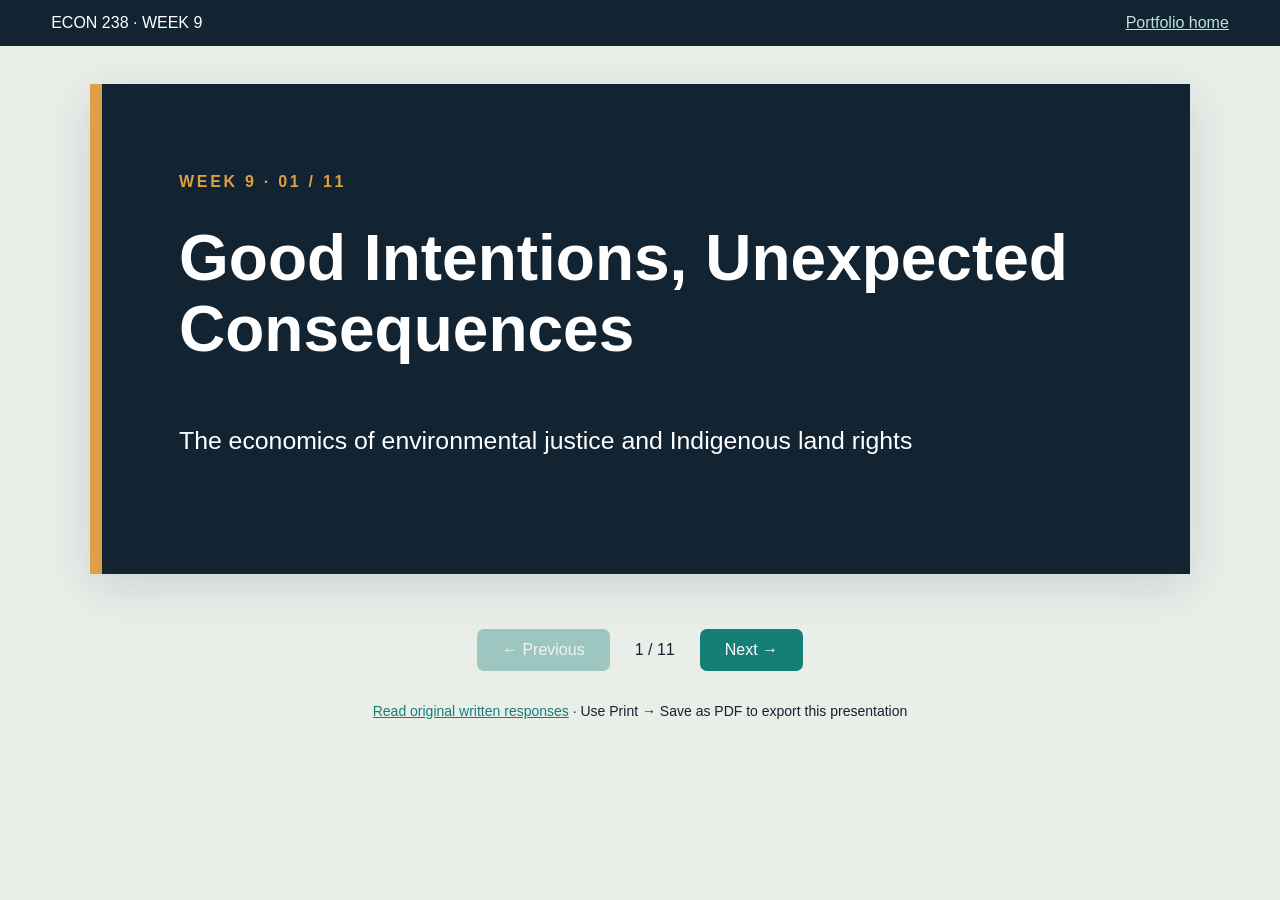
<file: week9-presentation.html>
<!doctype html><html lang="en"><head><meta charset="utf-8"><meta name="viewport" content="width=device-width,initial-scale=1"><title>Week 9 Visual Presentation</title><style>:root{font-family:Arial,sans-serif;color:#122331;background:#e9eee9}body{margin:0}nav{display:flex;justify-content:space-between;align-items:center;padding:14px 4vw;background:#122331;color:white}nav a{color:#b9e4d6}.deck{max-width:1100px;margin:3vw auto}.slide{min-height:490px;background:#f9f7f0;border-left:12px solid #147e77;padding:7%;box-sizing:border-box;display:none;box-shadow:0 12px 45px #12233122}.slide.active{display:flex;flex-direction:column;justify-content:center}.slide:first-child{background:#122331;color:white;border-left-color:#df9f46}.eyebrow{letter-spacing:.17em;color:#147e77;font-weight:700}.slide:first-child .eyebrow{color:#df9f46}h1{font-size:clamp(2.2rem,5vw,4rem);line-height:1.1;margin:.5em 0}p{font-size:clamp(1.1rem,2.1vw,1.55rem);line-height:1.6;max-width:880px}.controls{display:flex;align-items:center;justify-content:center;gap:25px;padding:16px}button{background:#147e77;color:white;border:0;border-radius:7px;padding:12px 25px;cursor:pointer;font-size:16px}button:disabled{opacity:.35}footer{text-align:center;padding:16px;font-size:14px}footer a{color:#147e77}@media print{nav,.controls,footer{display:none}.slide,.slide.active{display:flex;break-after:page;min-height:95vh;box-shadow:none;margin:0}.deck{margin:0;max-width:none}}</style></head><body><nav><span>ECON 238 · WEEK 9</span><a href="index.html">Portfolio home</a></nav><main class="deck"><section class="slide active" aria-label="Slide 1"><div class="eyebrow">WEEK 9 · 01 / 11</div><h1>Good Intentions, Unexpected Consequences</h1><p>The economics of environmental justice and Indigenous land rights</p></section><section class="slide" aria-label="Slide 2"><div class="eyebrow">WEEK 9 · 02 / 11</div><h1>When a neighborhood gets cleaner, who wins?</h1><p>Environmental improvement → rising housing demand → higher rents and property values. Homeowners may benefit, while renters may face displacement. **Question:** If original residents leave, was environmental justice achieved?</p></section><section class="slide" aria-label="Slide 3"><div class="eyebrow">WEEK 9 · 03 / 11</div><h1>The hidden price of quiet</h1><p>Traffic noise is an environmental externality. Estimated capitalized nationwide burden: **$110 billion**. Illustrative annual equivalent at a 5% perpetual discount rate: **$5.5 billion/year**. Capitalized is not annual.</p></section><section class="slide" aria-label="Slide 4"><div class="eyebrow">WEEK 9 · 04 / 11</div><h1>Protection or investment barrier?</h1><p>Massachusetts environmental justice review can provide more scrutiny of polluting projects. But added review costs and delays could also make some developers consider other sites. Does environmental quality improve? Does investment change?</p></section><section class="slide" aria-label="Slide 5"><div class="eyebrow">WEEK 9 · 05 / 11</div><h1>How would we know?</h1><p>Difference-in-Differences: compare changes in EJ areas with changes in comparable non-EJ areas before and after a policy. Track projects, air quality and noise; check that trends were similar before the law.</p></section><section class="slide" aria-label="Slide 6"><div class="eyebrow">WEEK 9 · 06 / 11</div><h1>Property rights: the history behind the map</h1><p>**1887 Dawes Act:** individual allotments and land loss. **1934 Indian Reorganization Act:** general allotment ends. **2009–2012 Cobell settlement:** compensation for trust-account mismanagement and funding for land consolidation.</p></section><section class="slide" aria-label="Slide 7"><div class="eyebrow">WEEK 9 · 07 / 11</div><h1>From ownership to opportunity</h1><p>Energy and mineral development, recreation, and gaming all depend on property rights and regulatory processes. The **1988 Indian Gaming Regulatory Act** established a framework for gaming on eligible Indian lands. Legal permission does not always mean practical capacity.</p></section><section class="slide" aria-label="Slide 8"><div class="eyebrow">WEEK 9 · 08 / 11</div><h1>Land acknowledgments: words or action?</h1><p>Our group discussed whether acknowledging dispossession without changing land use or ownership is enough. Beyond words: partnerships, shared stewardship, educational support, or financial commitments. What would meaningful accountability look like?</p></section><section class="slide" aria-label="Slide 9"><div class="eyebrow">WEEK 9 · 09 / 11</div><h1>Who bears the cost of speaking up?</h1><p>Institutions may gain reputational benefits from official statements, while individuals may perceive social or professional costs from disagreeing. If silence is cheaper than dissent, does public agreement reveal private beliefs?</p></section><section class="slide" aria-label="Slide 10"><div class="eyebrow">WEEK 9 · 10 / 11</div><h1>Three questions worth taking with you</h1><p>**01** Who benefits when a place improves? **02** Can protection unintentionally discourage opportunity? **03** When does acknowledgment become accountability?</p></section><section class="slide" aria-label="Slide 11"><div class="eyebrow">WEEK 9 · 11 / 11</div><h1>Sources &amp; discussion basis</h1><p>ECON 238 Week 9 written responses and recorded student discussion; NBER Working Paper 34298; Massachusetts Climate Roadmap Act and MEPA; Dawes Act; Indian Reorganization Act; Cobell settlement; Indian Gaming Regulatory Act; Connecticut Mirror (September 11, 2026). Possible effects are hypotheses, not proven causal findings.</p></section></main><div class="controls"><button id="prev">← Previous</button><span id="counter">1 / 11</span><button id="next">Next →</button></div><footer><a href="week9.html">Read original written responses</a> · Use Print → Save as PDF to export this presentation</footer><script>let n=0;const slides=[...document.querySelectorAll('.slide')];function show(i){n=Math.max(0,Math.min(slides.length-1,i));slides.forEach((s,j)=>s.classList.toggle('active',j===n));document.getElementById('counter').textContent=(n+1)+' / '+slides.length;document.getElementById('prev').disabled=n===0;document.getElementById('next').disabled=n===slides.length-1}document.getElementById('prev').onclick=()=>show(n-1);document.getElementById('next').onclick=()=>show(n+1);document.addEventListener('keydown',e=>{if(e.key==='ArrowRight')show(n+1);if(e.key==='ArrowLeft')show(n-1)});show(0)</script></body></html>
</file>
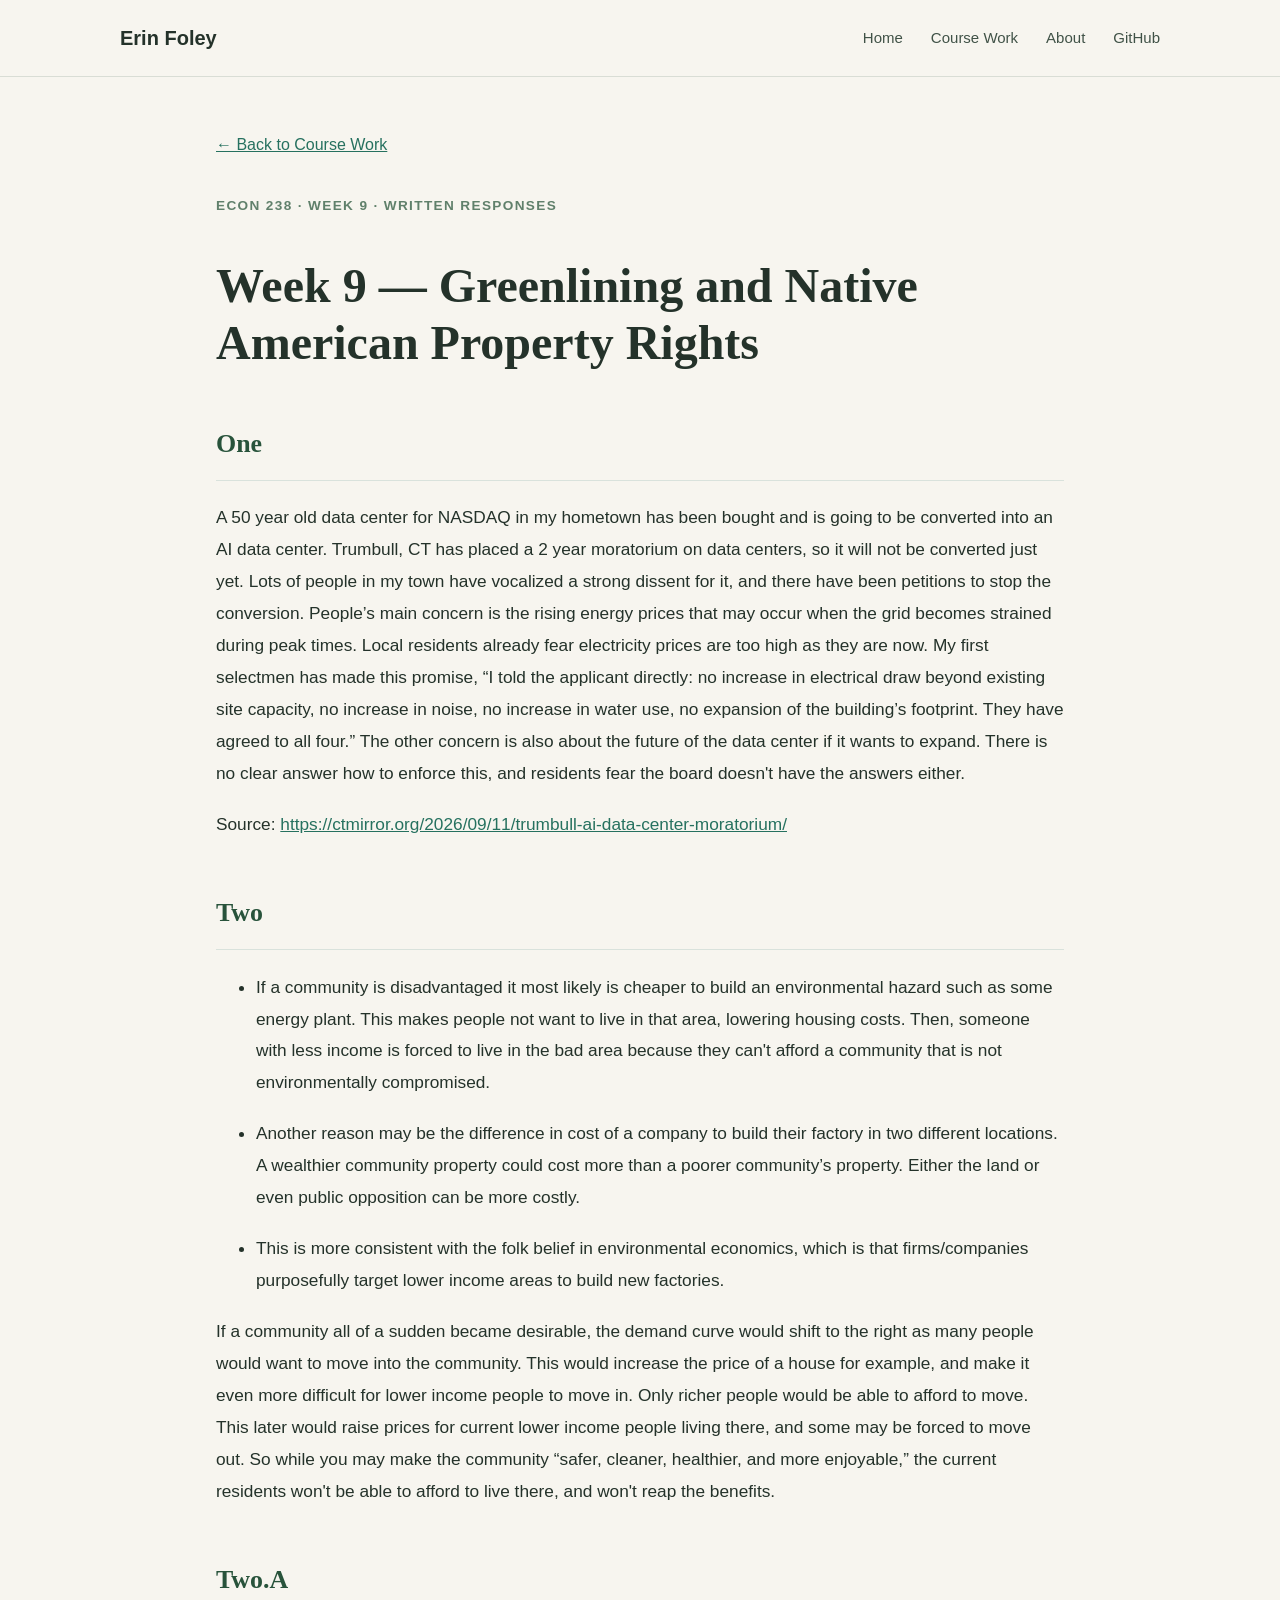
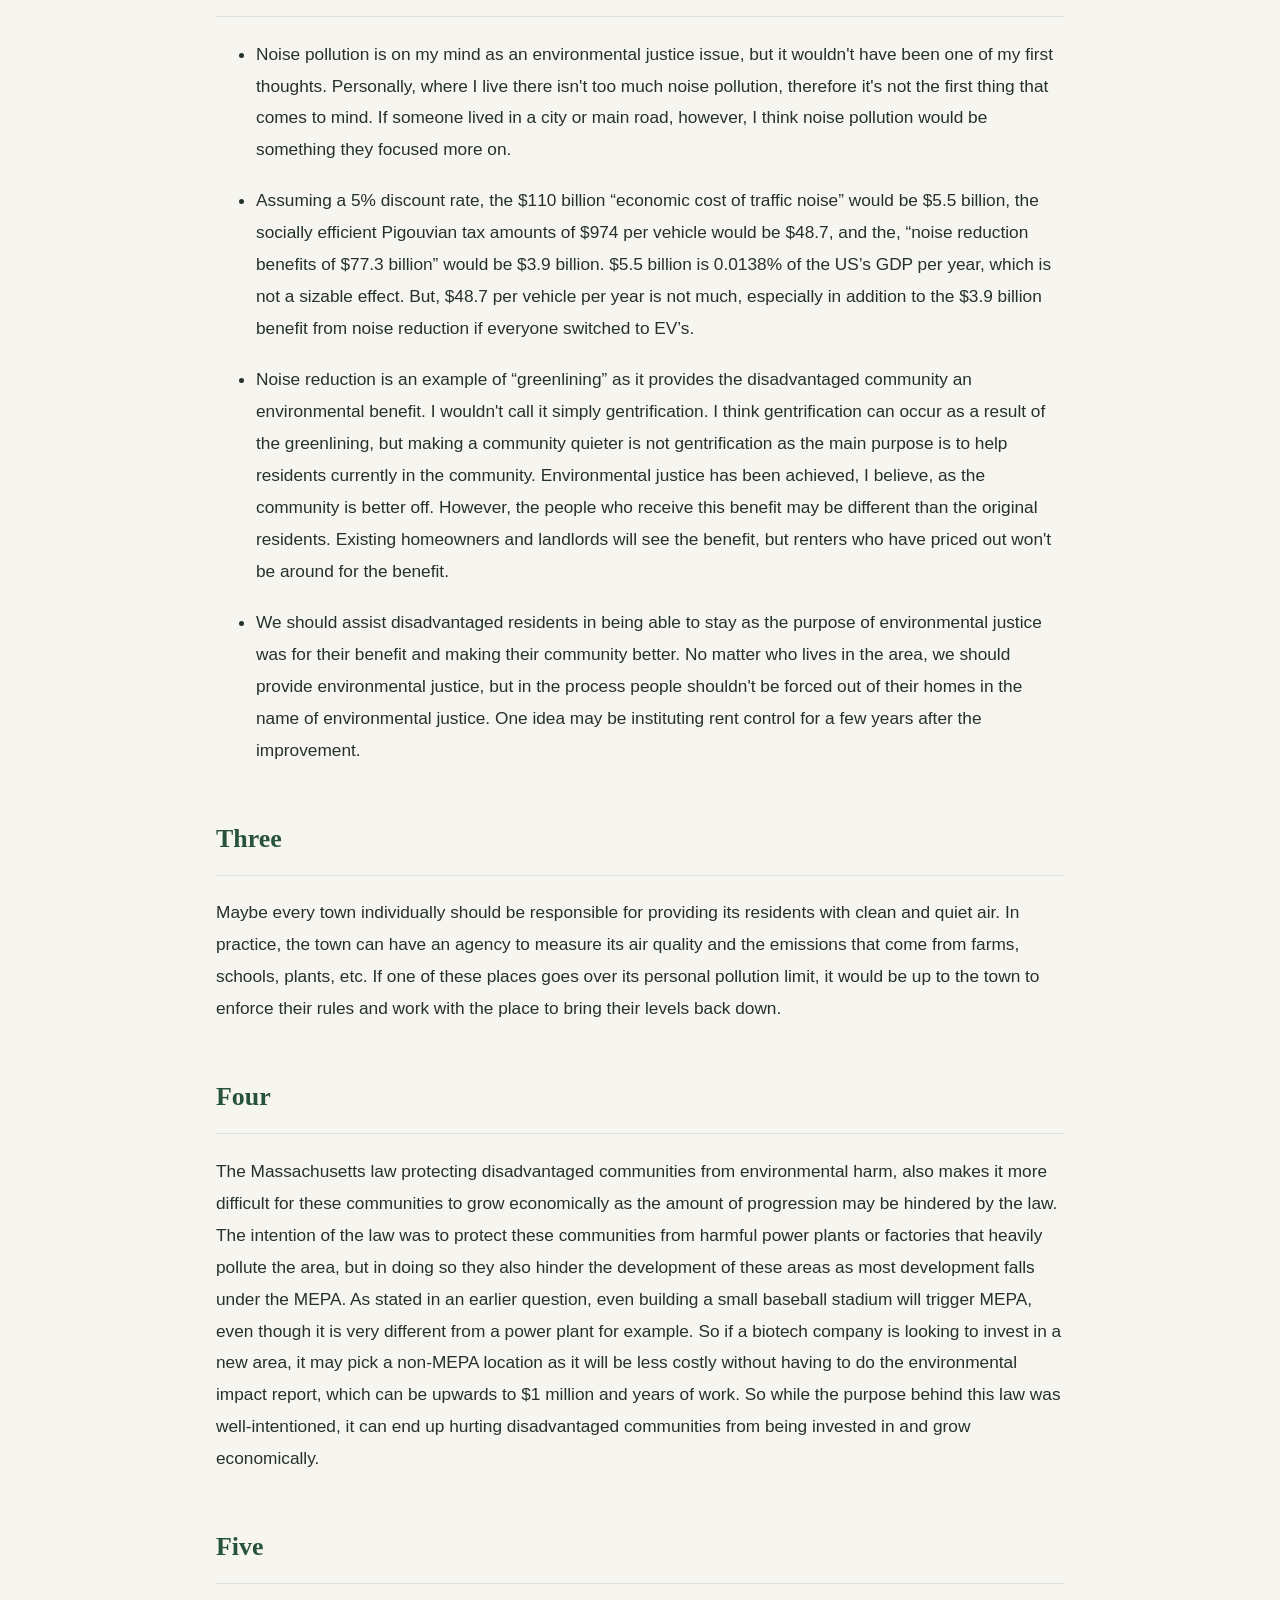
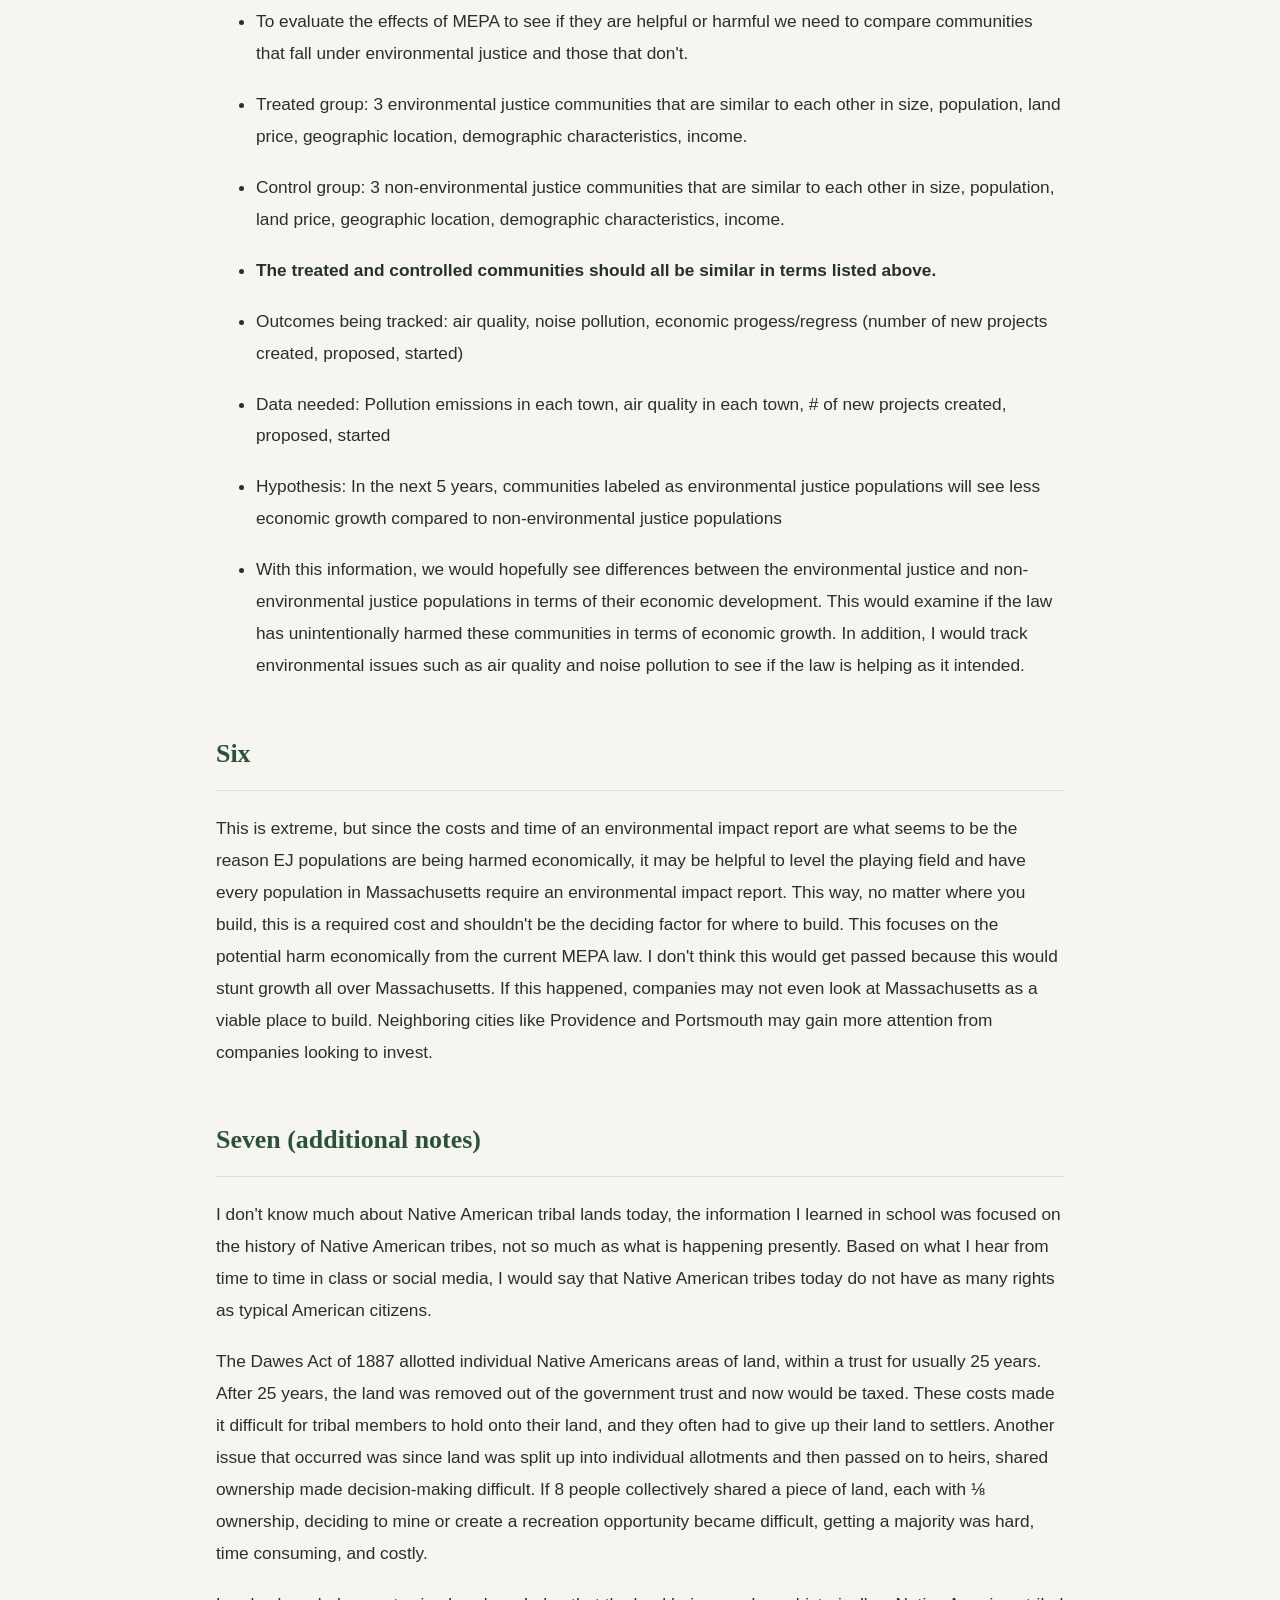
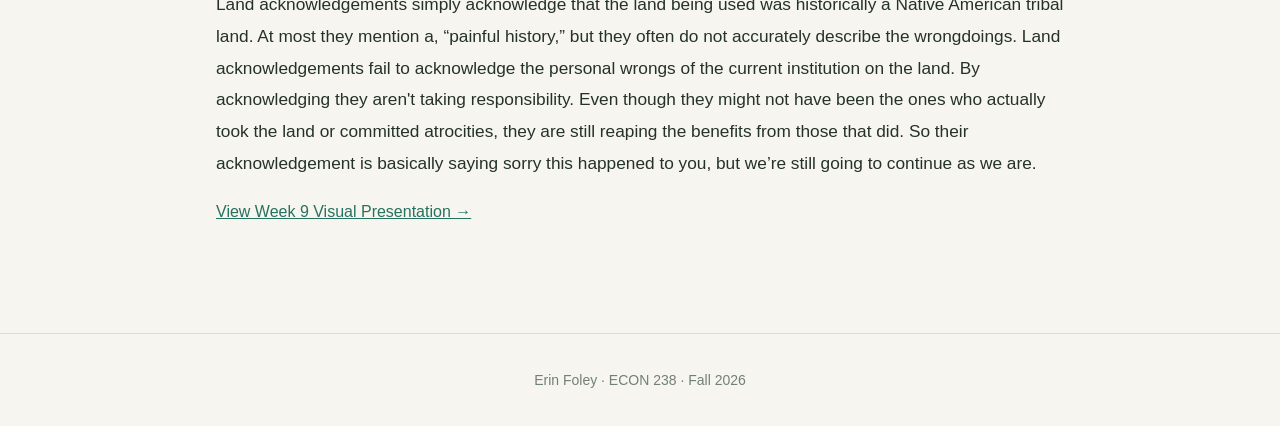
<file: week9.html>
<!DOCTYPE html><html lang="en"><head><meta charset="UTF-8"><meta name="viewport" content="width=device-width, initial-scale=1.0"><title>Week 9 | Greenlining and Property Rights — ECON 238</title><link rel="stylesheet" href="style.css"><style>.week-wrap{max-width:900px;margin:auto;padding:55px 26px 90px}.week-wrap h1{font-family:Georgia,serif;font-size:clamp(2rem,4vw,3rem);line-height:1.2}.week-wrap h2{font-family:Georgia,serif;color:#28533b;margin-top:48px;border-bottom:1px solid #d9e2dc;padding-bottom:12px}.week-wrap article{font-size:1.08rem;line-height:1.85}.week-wrap p,.week-wrap li{margin-bottom:1.1em}.week-wrap a{color:#26715f}.back{display:inline-block;margin-bottom:24px}.sub{color:#60806b;letter-spacing:.1em;font-weight:bold;font-size:.85rem}</style></head><body><header><nav class="navbar"><div class="logo">Erin Foley</div><div class="nav-links"><a href="index.html#home">Home</a><a href="index.html#work">Course Work</a><a href="index.html#about">About</a><a href="https://github.com/efoley13/econ238-portfolio">GitHub</a></div></nav></header><main class="week-wrap"><a class="back" href="index.html#work">← Back to Course Work</a><p class="sub">ECON 238 · WEEK 9 · WRITTEN RESPONSES</p><article><h1>Week 9 — Greenlining and Native American Property Rights</h1><h2>One</h2><p>A 50 year old data center for NASDAQ in my hometown has been bought and is going to be converted into an AI data center. Trumbull, CT has placed a 2 year moratorium on data centers, so it will not be converted just yet. Lots of people in my town have vocalized a strong dissent for it, and there have been petitions to stop the conversion. People’s main concern is the rising energy prices that may occur when the grid becomes strained during peak times. Local residents already fear electricity prices are too high as they are now. My first selectmen has made this promise, “I told the applicant directly: no increase in electrical draw beyond existing site capacity, no increase in noise, no increase in water use, no expansion of the building’s footprint. They have agreed to all four.” The other concern is also about the future of the data center if it wants to expand. There is no clear answer how to enforce this, and residents fear the board doesn't have the answers either.</p><p>Source: <a href="https://ctmirror.org/2026/09/11/trumbull-ai-data-center-moratorium/">https://ctmirror.org/2026/09/11/trumbull-ai-data-center-moratorium/</a></p><h2>Two</h2><ul><li>If a community is disadvantaged it most likely is cheaper to build an environmental hazard such as some energy plant. This makes people not want to live in that area, lowering housing costs. Then, someone with less income is forced to live in the bad area because they can't afford a community that is not environmentally compromised.</li><li>Another reason may be the difference in cost of a company to build their factory in two different locations. A wealthier community property could cost more than a poorer community’s property. Either the land or even public opposition can be more costly.</li><li>This is more consistent with the folk belief in environmental economics, which is that firms/companies purposefully target lower income areas to build new factories.</li></ul><p>If a community all of a sudden became desirable, the demand curve would shift to the right as many people would want to move into the community. This would increase the price of a house for example, and make it even more difficult for lower income people to move in. Only richer people would be able to afford to move. This later would raise prices for current lower income people living there, and some may be forced to move out. So while you may make the community “safer, cleaner, healthier, and more enjoyable,” the current residents won't be able to afford to live there, and won't reap the benefits.</p><h2>Two.A</h2><ul><li>Noise pollution is on my mind as an environmental justice issue, but it wouldn't have been one of my first thoughts. Personally, where I live there isn't too much noise pollution, therefore it's not the first thing that comes to mind. If someone lived in a city or main road, however, I think noise pollution would be something they focused more on.</li><li>Assuming a 5% discount rate, the $110 billion “economic cost of traffic noise” would be $5.5 billion, the socially efficient Pigouvian tax amounts of $974 per vehicle would be $48.7, and the, “noise reduction benefits of $77.3 billion” would be $3.9 billion. $5.5 billion is 0.0138% of the US’s GDP per year, which is not a sizable effect. But, $48.7 per vehicle per year is not much, especially in addition to the $3.9 billion benefit from noise reduction if everyone switched to EV’s.</li><li>Noise reduction is an example of “greenlining” as it provides the disadvantaged community an environmental benefit. I wouldn't call it simply gentrification. I think gentrification can occur as a result of the greenlining, but making a community quieter is not gentrification as the main purpose is to help residents currently in the community. Environmental justice has been achieved, I believe, as the community is better off. However, the people who receive this benefit may be different than the original residents. Existing homeowners and landlords will see the benefit, but renters who have priced out won't be around for the benefit.</li><li>We should assist disadvantaged residents in being able to stay as the purpose of environmental justice was for their benefit and making their community better. No matter who lives in the area, we should provide environmental justice, but in the process people shouldn't be forced out of their homes in the name of environmental justice. One idea may be instituting rent control for a few years after the improvement.</li></ul><h2>Three</h2><p>Maybe every town individually should be responsible for providing its residents with clean and quiet air. In practice, the town can have an agency to measure its air quality and the emissions that come from farms, schools, plants, etc. If one of these places goes over its personal pollution limit, it would be up to the town to enforce their rules and work with the place to bring their levels back down.</p><h2>Four</h2><p>The Massachusetts law protecting disadvantaged communities from environmental harm, also makes it more difficult for these communities to grow economically as the amount of progression may be hindered by the law. The intention of the law was to protect these communities from harmful power plants or factories that heavily pollute the area, but in doing so they also hinder the development of these areas as most development falls under the MEPA. As stated in an earlier question, even building a small baseball stadium will trigger MEPA, even though it is very different from a power plant for example. So if a biotech company is looking to invest in a new area, it may pick a non-MEPA location as it will be less costly without having to do the environmental impact report, which can be upwards to $1 million and years of work. So while the purpose behind this law was well-intentioned, it can end up hurting disadvantaged communities from being invested in and grow economically.</p><h2>Five</h2><ul><li>To evaluate the effects of MEPA to see if they are helpful or harmful we need to compare communities that fall under environmental justice and those that don't.</li><li>Treated group: 3 environmental justice communities that are similar to each other in size, population, land price, geographic location, demographic characteristics, income.</li><li>Control group: 3 non-environmental justice communities that are similar to each other in size, population, land price, geographic location, demographic characteristics, income.</li><li><strong>The treated and controlled communities should all be similar in terms listed above.</strong></li><li>Outcomes being tracked: air quality, noise pollution, economic progess/regress (number of new projects created, proposed, started)</li><li>Data needed: Pollution emissions in each town, air quality in each town, # of new projects created, proposed, started</li><li>Hypothesis: In the next 5 years, communities labeled as environmental justice populations will see less economic growth compared to non-environmental justice populations</li><li>With this information, we would hopefully see differences between the environmental justice and non-environmental justice populations in terms of their economic development. This would examine if the law has unintentionally harmed these communities in terms of economic growth. In addition, I would track environmental issues such as air quality and noise pollution to see if the law is helping as it intended.</li></ul><h2>Six</h2><p>This is extreme, but since the costs and time of an environmental impact report are what seems to be the reason EJ populations are being harmed economically, it may be helpful to level the playing field and have every population in Massachusetts require an environmental impact report. This way, no matter where you build, this is a required cost and shouldn't be the deciding factor for where to build. This focuses on the potential harm economically from the current MEPA law. I don't think this would get passed because this would stunt growth all over Massachusetts. If this happened, companies may not even look at Massachusetts as a viable place to build. Neighboring cities like Providence and Portsmouth may gain more attention from companies looking to invest.</p><h2>Seven (additional notes)</h2><p>I don't know much about Native American tribal lands today, the information I learned in school was focused on the history of Native American tribes, not so much as what is happening presently. Based on what I hear from time to time in class or social media, I would say that Native American tribes today do not have as many rights as typical American citizens.</p><p>The Dawes Act of 1887 allotted individual Native Americans areas of land, within a trust for usually 25 years. After 25 years, the land was removed out of the government trust and now would be taxed. These costs made it difficult for tribal members to hold onto their land, and they often had to give up their land to settlers. Another issue that occurred was since land was split up into individual allotments and then passed on to heirs, shared ownership made decision-making difficult. If 8 people collectively shared a piece of land, each with ⅛ ownership, deciding to mine or create a recreation opportunity became difficult, getting a majority was hard, time consuming, and costly.</p><p>Land acknowledgements simply acknowledge that the land being used was historically a Native American tribal land. At most they mention a, “painful history,” but they often do not accurately describe the wrongdoings. Land acknowledgements fail to acknowledge the personal wrongs of the current institution on the land. By acknowledging they aren't taking responsibility. Even though they might not have been the ones who actually took the land or committed atrocities, they are still reaping the benefits from those that did. So their acknowledgement is basically saying sorry this happened to you, but we’re still going to continue as we are.</p></article><p><a href="week9-presentation.html">View Week 9 Visual Presentation →</a></p></main><footer style="text-align:center;padding:35px">Erin Foley · ECON 238 · Fall 2026</footer></body></html>
</file>
<file: style.css>
/* ---------- BASIC SETUP ---------- */

* {
    box-sizing: border-box;
}

html {
    scroll-behavior: smooth;
}

body {
    margin: 0;
    font-family: Arial, Helvetica, sans-serif;
    background-color: #f7f5ef;
    color: #24322a;
    line-height: 1.6;
}


/* ---------- NAVIGATION ---------- */

header {
    border-bottom: 1px solid #d9ddd5;
    background-color: #f7f5ef;
}

.navbar {
    max-width: 1100px;
    margin: auto;
    padding: 22px 30px;

    display: flex;
    justify-content: space-between;
    align-items: center;
}

.logo {
    font-size: 20px;
    font-weight: bold;
}

.nav-links {
    display: flex;
    gap: 28px;
}

.nav-links a {
    text-decoration: none;
    color: #405247;
    font-size: 15px;
}

.nav-links a:hover {
    color: #1f5135;
}


/* ---------- HERO ---------- */

.hero {
    max-width: 1100px;
    margin: auto;

    padding: 120px 30px 140px 30px;
}

.course-label,
.section-label,
.card-label {
    color: #60806b;
    font-size: 13px;
    font-weight: bold;
    letter-spacing: 2px;
}

.hero h1 {
    max-width: 800px;

    margin: 15px 0 25px 0;

    font-family: Georgia, serif;
    font-size: 72px;
    line-height: 1.05;

    color: #183b29;
}

.hero h1 span {
    color: #718b76;
}

.hero-description {
    max-width: 620px;

    font-size: 20px;
    color: #57645b;

    margin-bottom: 35px;
}

.button {
    display: inline-block;

    background-color: #28533b;
    color: white;

    padding: 13px 24px;

    border-radius: 6px;

    text-decoration: none;
}

.button:hover {
    background-color: #183b29;
}


/* ---------- COURSE WORK ---------- */

.work-section {
    background-color: #eef1e9;

    padding: 100px 30px;
}

.work-section > h2,
.work-section > p,
.card-grid {
    max-width: 1100px;
    margin-left: auto;
    margin-right: auto;
}

.work-section h2,
.about-section h2 {
    font-family: Georgia, serif;
    font-size: 42px;
    color: #183b29;

    margin-top: 5px;
    margin-bottom: 10px;
}

.section-description {
    color: #5e6860;
    margin-bottom: 45px;
}


/* ---------- CARDS ---------- */

.card-grid {
    display: grid;

    grid-template-columns: repeat(3, 1fr);

    gap: 22px;
}

.card {
    background-color: white;

    padding: 30px;

    border-radius: 10px;

    border: 1px solid #dfe4dc;

    transition: transform 0.2s ease;
}

.card:hover {
    transform: translateY(-4px);
}

.card h3 {
    font-family: Georgia, serif;

    font-size: 24px;
    line-height: 1.25;

    color: #23462f;
}

.card p {
    color: #5e6860;
}

.card a {
    color: #2c6242;

    font-weight: bold;
    text-decoration: none;
}


/* ---------- ABOUT ---------- */

.about-section {
    max-width: 850px;

    margin: auto;

    padding: 110px 30px;
}

.about-section p {
    font-size: 18px;
    color: #57645b;
}


/* ---------- FOOTER ---------- */

footer {
    border-top: 1px solid #d9ddd5;

    text-align: center;

    padding: 35px;

    color: #718077;

    font-size: 14px;
}


/* ---------- MOBILE ---------- */

@media (max-width: 750px) {

    .navbar {
        flex-direction: column;
        gap: 15px;
    }

    .nav-links {
        gap: 15px;
        flex-wrap: wrap;
        justify-content: center;
    }

    .hero {
        padding-top: 80px;
    }

    .hero h1 {
        font-size: 46px;
    }

    .card-grid {
        grid-template-columns: 1fr;
    }
}

/* ---------- WEEK PAGES ---------- */

.week-page {
    max-width: 850px;
    margin: auto;
    padding: 80px 30px;
}

.week-header {
    margin-bottom: 70px;
}

.week-header h1 {
    font-family: Georgia, serif;
    font-size: 52px;
    line-height: 1.1;
    color: #183b29;
    margin: 10px 0 20px;
}

.week-header p {
    font-size: 19px;
    color: #57645b;
}

.assignment-section {
    background-color: white;
    padding: 35px;
    margin-bottom: 30px;
    border: 1px solid #dfe4dc;
    border-radius: 10px;
}

.assignment-section h2 {
    font-family: Georgia, serif;
    color: #23462f;
    font-size: 30px;
    margin-top: 0;
}

.assignment-section p {
    color: #4f5b53;
    font-size: 17px;
    line-height: 1.8;
}

/* ---------- WEEK 4 PUBLICATION ---------- */

.chart-placeholder {
    margin: 30px 0;
    padding: 20px;
    background-color: #f7f5ef;
    border: 1px solid #dfe4dc;
    border-radius: 8px;
    text-align: center;
}

.chart-placeholder img {
    display: block;
    width: 100%;
    height: auto;
    margin-top: 15px;
    border-radius: 6px;
}

.takeaway-box {
    margin: 30px 0;
    padding: 25px 28px;
    background-color: #eef1e9;
    border-left: 5px solid #28533b;
    border-radius: 6px;
    font-size: 18px;
}

.takeaway-box p {
    margin-bottom: 0;
}

.caution-box {
    margin-top: 25px;
    padding: 22px 25px;
    background-color: #f3eee1;
    border-left: 5px solid #718b76;
    border-radius: 6px;
    color: #405247;
}

.measurement-grid {
    display: grid;
    grid-template-columns: 1fr 1fr;
    gap: 20px;
    margin: 30px 0;
}

.measurement-grid > div {
    background-color: #eef1e9;
    padding: 25px;
    border-radius: 8px;
}

.measurement-grid h3 {
    margin-top: 0;
    font-family: Georgia, serif;
    color: #23462f;
}

.conclusion-section {
    background-color: #28533b;
}

.conclusion-section .card-label {
    color: #c8d8cc;
}

.conclusion-section h2 {
    color: white;
}

.conclusion-section p {
    color: #f3f5f1;
    font-size: 19px;
}

.poster-section {
    text-align: center;
}

.poster-preview {
    display: block;
    width: 100%;
    max-width: 600px;
    height: auto;
    margin: 30px auto;
    border: 1px solid #d9ddd5;
    border-radius: 8px;
}

@media (max-width: 750px) {

    .measurement-grid {
        grid-template-columns: 1fr;
    }

    .assignment-section {
        padding: 25px 20px;
    }
}
</file>
